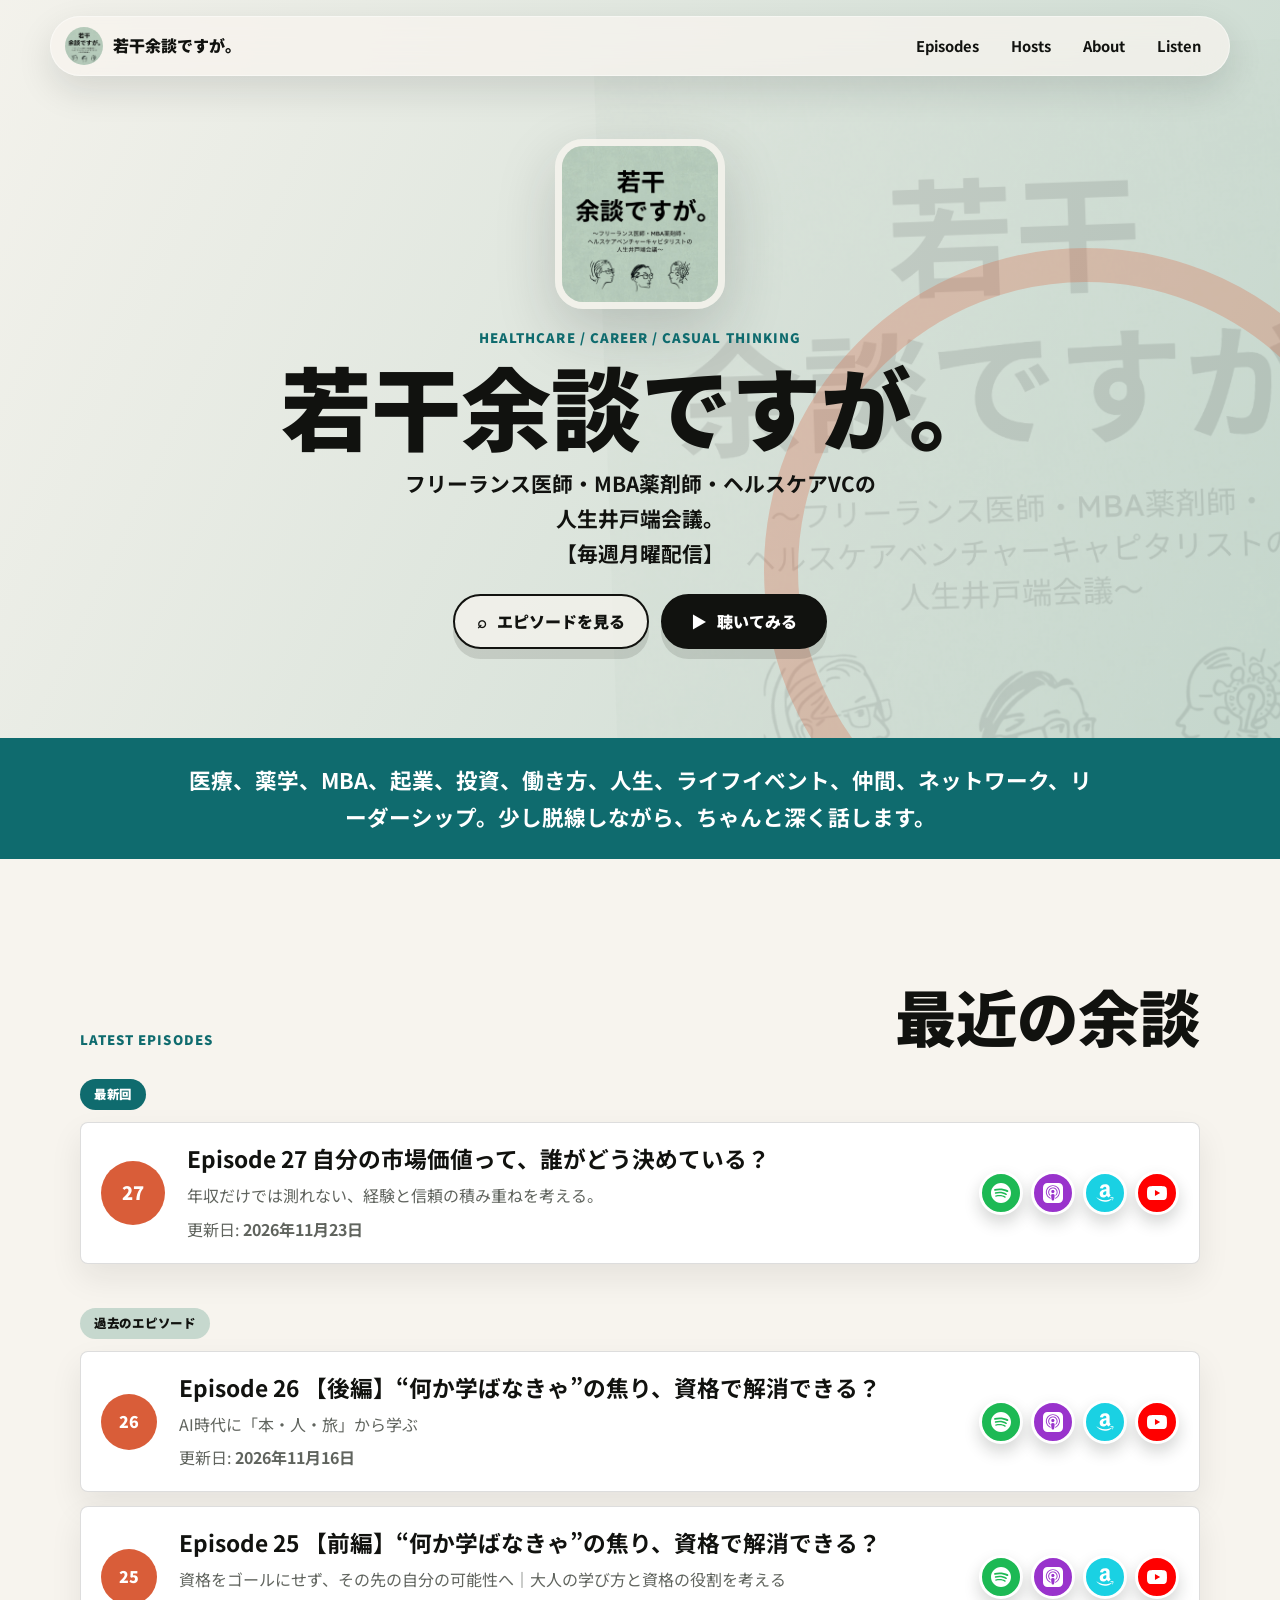
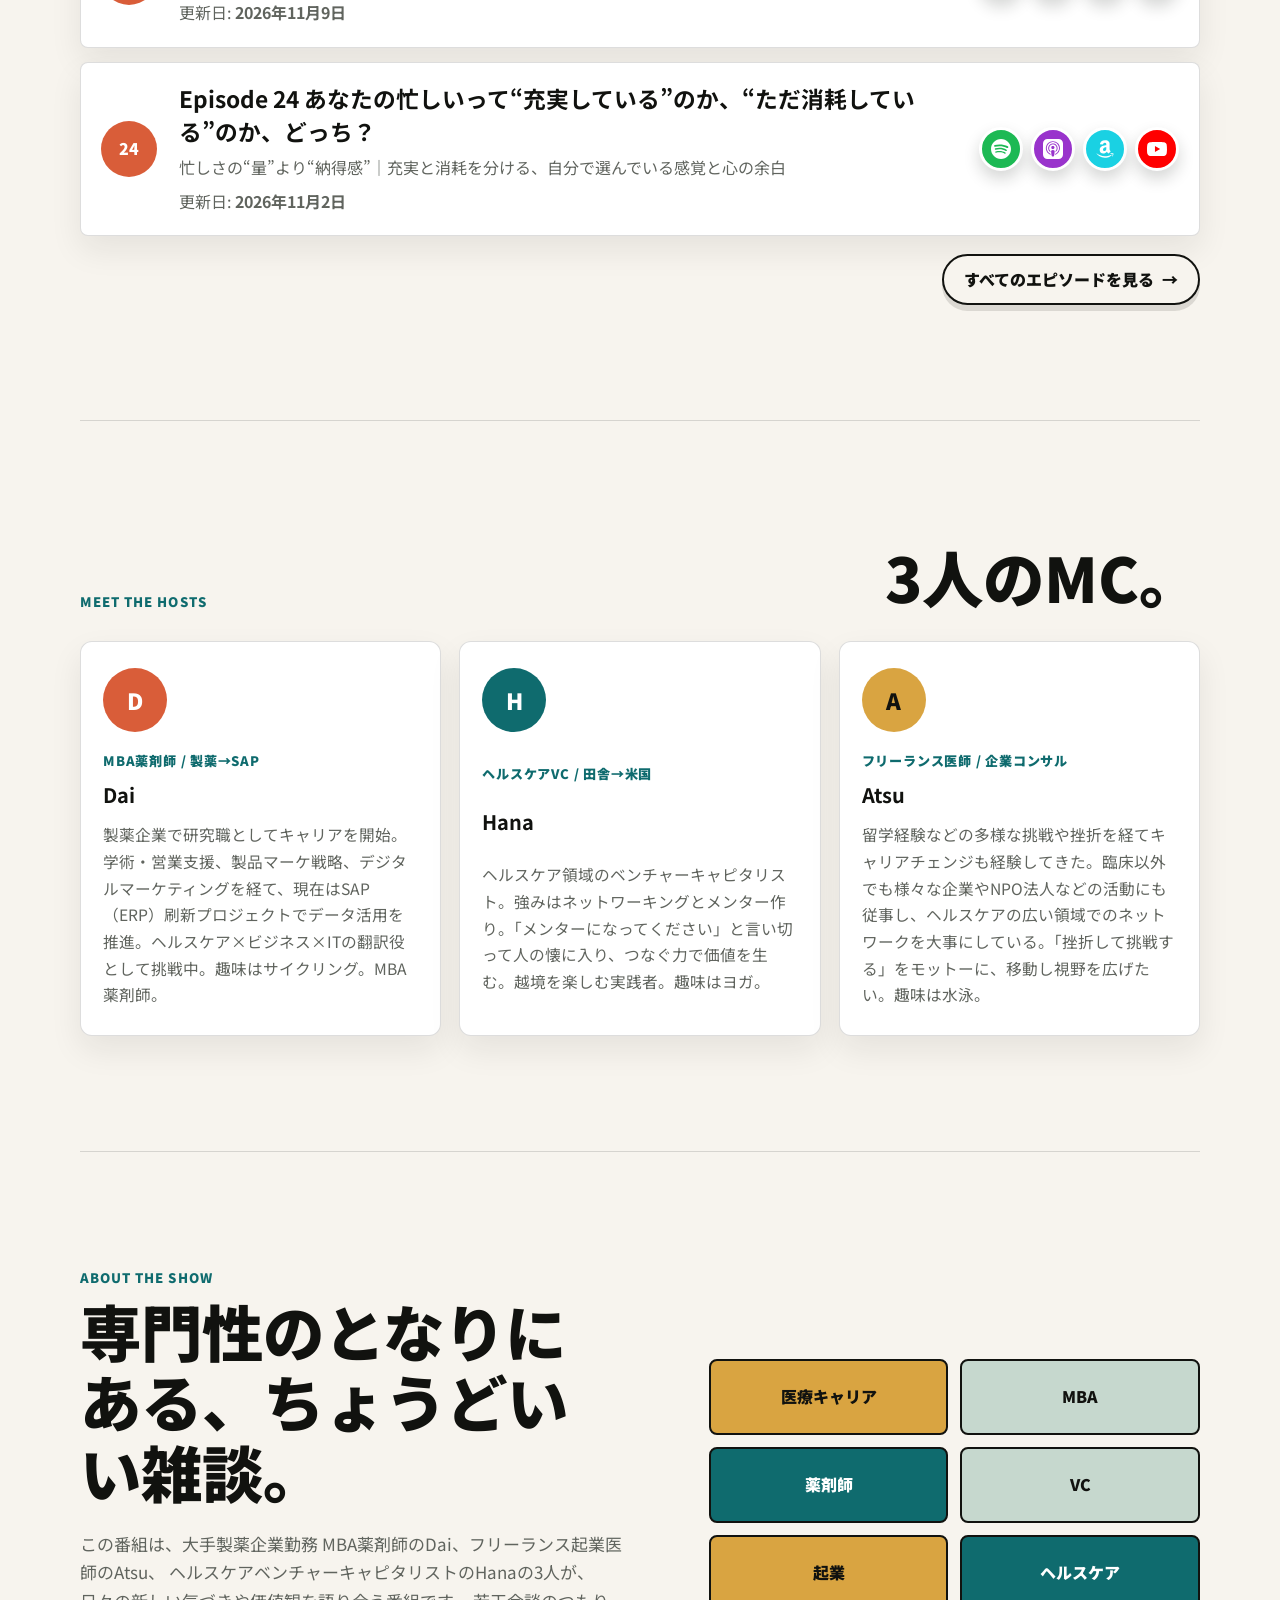
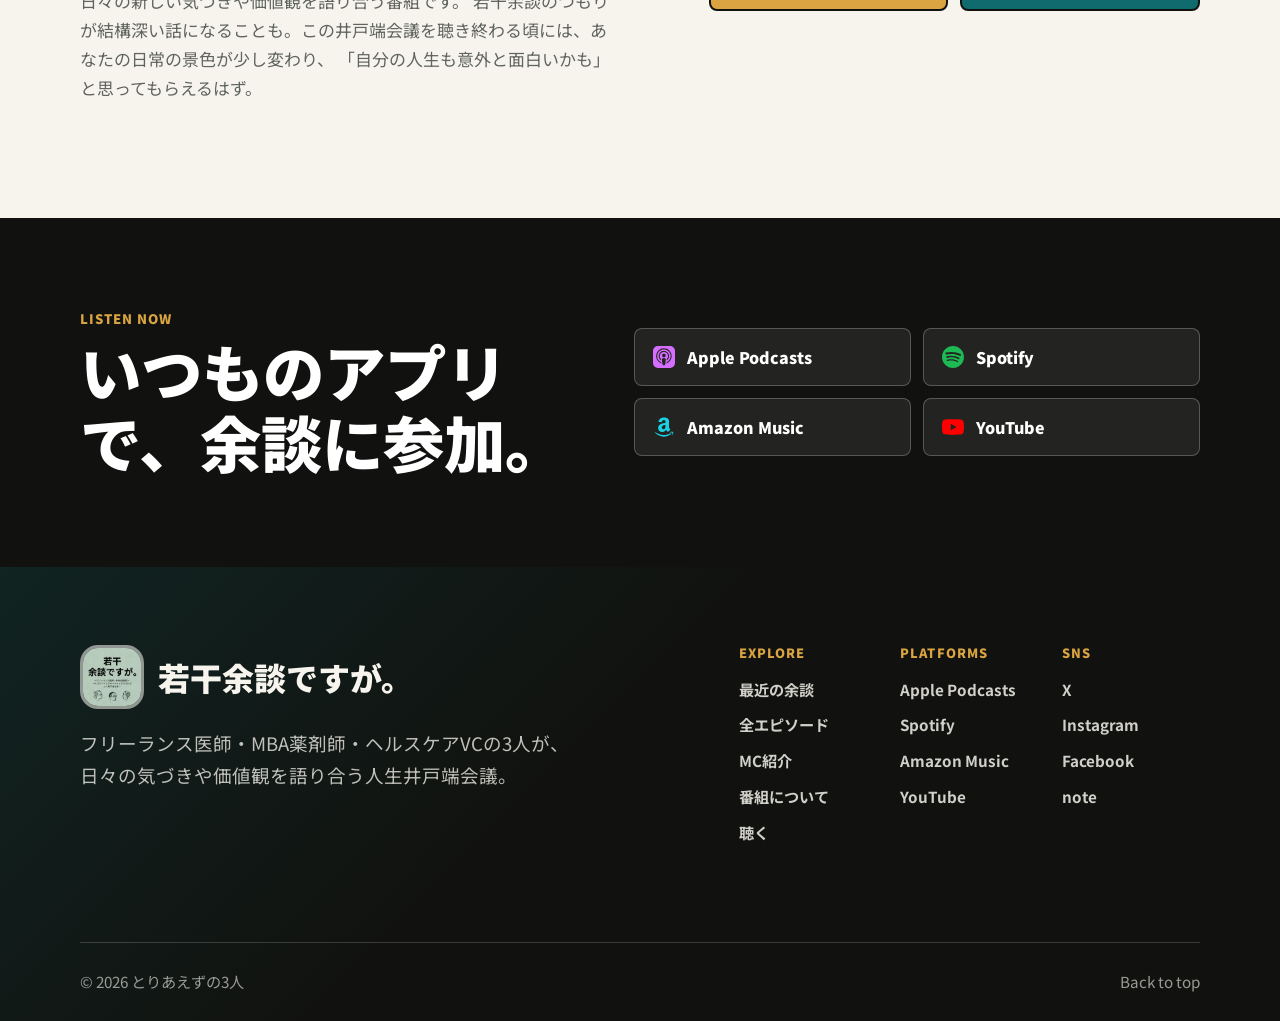
<file: index.html>
<!doctype html>
<html lang="ja">
  <head>
    <meta charset="utf-8">
    <meta name="viewport" content="width=device-width, initial-scale=1">
    <meta
      name="description"
      content="【毎週月曜配信】若干余談ですが。フリーランス医師・MBA薬剤師・ヘルスケアVCの人生井戸端会議。Dai、Atsu、Hanaの3人が、日々の新しい気づきや価値観を語り合う番組です。"
    >
    <title>若干余談ですが。 | Podcast</title>
    <link rel="icon" type="image/jpeg" href="podcast-icon.jpg">
    <link rel="apple-touch-icon" href="podcast-icon.jpg">
    <link rel="preconnect" href="https://fonts.googleapis.com">
    <link rel="preconnect" href="https://fonts.gstatic.com" crossorigin>
    <link
      href="https://fonts.googleapis.com/css2?family=Noto+Sans+JP:wght@400;500;700;900&display=swap"
      rel="stylesheet"
    >
    <link rel="stylesheet" href="styles.css">
  </head>
  <body>
    <header class="site-header" aria-label="サイトヘッダー">
      <a class="brand" href="#top" aria-label="若干余談ですが。ホーム">
        <img src="podcast-icon.jpg" alt="">
        <span>若干余談ですが。</span>
      </a>
      <nav class="nav-links" aria-label="ページ内ナビゲーション">
        <a href="#episodes">Episodes</a>
        <a href="#hosts">Hosts</a>
        <a href="#about">About</a>
        <a href="#listen">Listen</a>
      </nav>
    </header>

    <main id="top">
      <section class="hero" aria-labelledby="hero-title">
        <img class="hero-backdrop" src="podcast-icon.jpg" alt="">
        <div class="hero-inner">
          <img class="cover-art" src="podcast-icon.jpg" alt="若干余談ですが。番組アイコン">
          <p class="kicker">Healthcare / Career / Casual Thinking</p>
          <h1 id="hero-title">若干余談ですが。</h1>
          <p class="lead">
            フリーランス医師・MBA薬剤師・ヘルスケアVCの<br>
            人生井戸端会議。<br>
          【毎週月曜配信】
          </p>
          <div class="hero-actions" aria-label="主要リンク">
            <a class="button secondary" href="#episodes">
              <span aria-hidden="true">⌕</span>
              エピソードを見る
            </a>
            <a class="button primary" href="#listen">
              <span aria-hidden="true">▶</span>
              聴いてみる
            </a>
          </div>
        </div>
      </section>

      <section class="intro-strip" aria-label="番組の特徴">
        <p>医療、薬学、MBA、起業、投資、働き方、人生、ライフイベント、仲間、ネットワーク、リーダーシップ。少し脱線しながら、ちゃんと深く話します。</p>
      </section>

      <section class="section episodes" id="episodes" aria-labelledby="episodes-title">
        <div class="section-heading">
          <p class="eyebrow">Latest Episodes</p>
          <h2 id="episodes-title">最近の余談</h2>
        </div>
        <div class="episode-groups">
          <div class="episode-group">
            <p class="episode-group-label">最新回</p>
            <article class="episode-card episode-featured">
              <div class="episode-number">27</div>
              <div>
                <h3><a href="https://open.spotify.com/episode/3FePBK3z2vxC9fwVdPk7Jh" target="_blank" rel="noopener noreferrer">Episode 27 自分の市場価値って、誰がどう決めている？</a></h3>
                <p>年収だけでは測れない、経験と信頼の積み重ねを考える。</p>
                <p>更新日: <strong>2026年11月23日</strong></p>
              </div>
              <div class="episode-links" aria-label="第27回を聴く">
                <a class="icon-link spotify" href="https://open.spotify.com/episode/3FePBK3z2vxC9fwVdPk7Jh" target="_blank" rel="noopener noreferrer" aria-label="第27回をSpotifyで聴く" title="Spotify">
                  <svg viewBox="0 0 24 24" width="20" height="20" fill="currentColor" aria-hidden="true"><path d="M12 0C5.4 0 0 5.4 0 12s5.4 12 12 12 12-5.4 12-12S18.66 0 12 0zm5.521 17.34c-.24.359-.66.48-1.021.24-2.82-1.74-6.36-2.101-10.561-1.141-.418.122-.779-.179-.899-.539-.12-.421.18-.78.54-.9 4.56-1.021 8.52-.6 11.64 1.32.42.18.479.659.301 1.02zm1.44-3.3c-.301.42-.841.6-1.262.3-3.239-1.98-8.159-2.58-11.939-1.38-.479.12-1.02-.12-1.14-.6-.12-.48.12-1.021.6-1.141C9.6 9.9 15 10.561 18.72 12.84c.361.181.54.78.241 1.2zm.12-3.36C15.24 8.4 8.82 8.16 5.16 9.301c-.6.179-1.2-.181-1.38-.721-.18-.601.18-1.2.72-1.381 4.26-1.26 11.28-1.02 15.721 1.621.539.3.719 1.02.419 1.56-.299.421-1.02.599-1.559.3z"/></svg>
                </a>
                <a class="icon-link apple" href="https://podcasts.apple.com/jp/podcast/id1896831796?i=1000803515629" target="_blank" rel="noopener noreferrer" aria-label="第27回をApple Podcastsで聴く" title="Apple Podcasts">
                  <svg viewBox="0 0 24 24" width="20" height="20" fill="currentColor" aria-hidden="true"><path d="M5.34 0A5.328 5.328 0 000 5.34v13.32A5.328 5.328 0 005.34 24h13.32A5.328 5.328 0 0024 18.66V5.34A5.328 5.328 0 0018.66 0zm6.525 2.568c2.336 0 4.448.902 6.056 2.587 1.224 1.272 1.912 2.619 2.264 4.392.12.59.12 2.2.007 2.864a8.506 8.506 0 01-3.24 5.296c-.608.46-2.096 1.261-2.336 1.261-.088 0-.096-.091-.056-.46.072-.592.144-.715.48-.856.536-.224 1.448-.874 2.008-1.435a7.644 7.644 0 002.008-3.536c.208-.824.184-2.656-.048-3.504-.728-2.696-2.928-4.792-5.624-5.352-.784-.16-2.208-.16-3 0-2.728.56-4.984 2.76-5.672 5.528-.184.752-.184 2.584 0 3.336.456 1.832 1.64 3.512 3.192 4.512.304.2.672.408.824.472.336.144.408.264.472.856.04.36.03.464-.056.464-.056 0-.464-.176-.896-.384l-.04-.03c-2.472-1.216-4.056-3.274-4.632-6.012-.144-.706-.168-2.392-.03-3.04.36-1.74 1.048-3.1 2.192-4.304 1.648-1.737 3.768-2.656 6.128-2.656zm.134 2.81c.409.004.803.04 1.106.106 2.784.62 4.76 3.408 4.376 6.174-.152 1.114-.536 2.03-1.216 2.88-.336.43-1.152 1.15-1.296 1.15-.023 0-.048-.272-.048-.603v-.605l.416-.496c1.568-1.878 1.456-4.502-.256-6.224-.664-.67-1.432-1.064-2.424-1.246-.64-.118-.776-.118-1.448-.008-1.02.167-1.81.562-2.512 1.256-1.72 1.704-1.832 4.342-.264 6.222l.413.496v.608c0 .336-.027.608-.06.608-.03 0-.264-.16-.512-.36l-.034-.011c-.832-.664-1.568-1.842-1.872-2.997-.184-.698-.184-2.024.008-2.72.504-1.878 1.888-3.335 3.808-4.019.41-.145 1.133-.22 1.814-.211zm-.13 2.99c.31 0 .62.06.844.178.488.253.888.745 1.04 1.259.464 1.578-1.208 2.96-2.72 2.254h-.015c-.712-.331-1.096-.956-1.104-1.77 0-.733.408-1.371 1.112-1.745.224-.117.534-.176.844-.176zm-.011 4.728c.988-.004 1.706.349 1.97.97.198.464.124 1.932-.218 4.302-.232 1.656-.36 2.074-.68 2.356-.44.39-1.064.498-1.656.288h-.003c-.716-.257-.87-.605-1.164-2.644-.341-2.37-.416-3.838-.218-4.302.262-.616.974-.966 1.97-.97z"/></svg>
                </a>
                <a class="icon-link amazon" href="https://music.amazon.com/podcasts/3bfaa50d-1355-433d-9653-265e757d8921/episodes/35ffd6f5-88b0-4f66-8a91-fa60d9d265ec/%E3%80%90%E6%AF%8E%E9%80%B1%E6%9C%88%E6%9B%9C%E6%9B%B4%E6%96%B0%E3%80%91%E8%8B%A5%E5%B9%B2%E4%BD%99%E8%AB%87%E3%81%A7%E3%81%99%E3%81%8C%E3%80%82%E3%80%9C%E3%83%95%E3%83%AA%E3%83%BC%E3%83%A9%E3%83%B3%E3%82%B9%E5%8C%BB%E5%B8%AB%E3%83%BBmba%E8%96%AC%E5%89%A4%E5%B8%AB%E3%83%BB%E3%83%98%E3%83%AB%E3%82%B9%E3%82%B1%E3%82%A2vc%E3%81%AE%E4%BA%BA%E7%94%9F%E4%BA%95%E6%88%B8%E7%AB%AF%E4%BC%9A%E8%AD%B0%E3%80%9C-ep27-%E8%87%AA%E5%88%86%E3%81%AE%E5%B8%82%E5%A0%B4%E4%BE%A1%E5%80%A4%E3%81%A3%E3%81%A6%E3%80%81%E8%AA%B0%E3%81%8C%E3%81%A9%E3%81%86%E6%B1%BA%E3%82%81%E3%81%A6%E3%81%84%E3%82%8B%EF%BC%9F" target="_blank" rel="noopener noreferrer" aria-label="第27回をAmazon Musicで聴く" title="Amazon Music">
                  <svg viewBox="0 0 448 512" width="20" height="20" fill="currentColor" aria-hidden="true"><path d="M257.2 162.7c-48.7 1.8-169.5 15.5-169.5 117.5 0 109.5 138.3 114 183.5 43.2 6.5 10.2 35.4 37.5 45.3 46.8l56.8-56S341 288.9 341 261.4V114.3C341 89 316.5 32 228.7 32 140.7 32 94 87 94 136.3l73.5 6.8c16.3-49.5 54.2-49.5 54.2-49.5 40.7-.1 35.5 29.8 35.5 69.1zm0 86.8c0 80-84.2 68-84.2 17.2 0-47.2 50.5-56.7 84.2-57.8v40.6zm136 163.5c-7.7 10-70 67-174.5 67S34.2 408.5 9.7 379c-6.8-7.7 1-11.3 5.5-8.3C88.5 415.2 203 488.5 387.7 401c7.5-3.7 13.3 2 5.5 12zm39.8 2.2c-6.5 15.8-16 26.8-21.2 31-5.5 4.5-9.5 2.7-6.5-3.8s19.3-46.5 12.7-55c-6.5-8.3-37-4.3-48-3.2-10.8 1-13 2-14-.3-2.3-5.7 21.7-15.5 37.5-17.5 15.7-1.8 41-.8 46 5.7 3.7 5.1 0 27.1-6.5 43.1z"/></svg>
                </a>
                <a class="icon-link youtube" href="https://www.youtube.com/watch?v=dHTkzcidO1k" target="_blank" rel="noopener noreferrer" aria-label="第27回をYouTubeで観る" title="YouTube">
                  <svg viewBox="0 0 24 24" width="20" height="20" fill="currentColor" aria-hidden="true"><path d="M23.498 6.186a3.016 3.016 0 0 0-2.122-2.136C19.505 3.545 12 3.545 12 3.545s-7.505 0-9.377.505A3.017 3.017 0 0 0 .502 6.186C0 8.07 0 12 0 12s0 3.93.502 5.814a3.016 3.016 0 0 0 2.122 2.136c1.871.505 9.376.505 9.376.505s7.505 0 9.377-.505a3.015 3.015 0 0 0 2.122-2.136C24 15.93 24 12 24 12s0-3.93-.502-5.814zM9.545 15.568V8.432L15.818 12l-6.273 3.568z"/></svg>
                </a>
              </div>
            </article>
          </div>
<div class="episode-group">
            <p class="episode-group-label past-label">過去のエピソード</p>
            <!-- 最新の過去エピソードを最大3件まで表示。それ以前は episodes.html に集約 -->
            <div class="episode-list">
              <article class="episode-card">
              <div class="episode-number">26</div>
              <div>
                <h3><a href="https://open.spotify.com/episode/6DwOPSthlSH7TmTdUNlR1l" target="_blank" rel="noopener noreferrer">Episode 26 【後編】“何か学ばなきゃ”の焦り、資格で解消できる？</a></h3>
                <p>AI時代に「本・人・旅」から学ぶ</p>
                <p>更新日: <strong>2026年11月16日</strong></p>
              </div>
              <div class="episode-links" aria-label="第26回を聴く">
                <a class="icon-link spotify" href="https://open.spotify.com/episode/6DwOPSthlSH7TmTdUNlR1l" target="_blank" rel="noopener noreferrer" aria-label="第26回をSpotifyで聴く" title="Spotify">
                  <svg viewBox="0 0 24 24" width="20" height="20" fill="currentColor" aria-hidden="true"><path d="M12 0C5.4 0 0 5.4 0 12s5.4 12 12 12 12-5.4 12-12S18.66 0 12 0zm5.521 17.34c-.24.359-.66.48-1.021.24-2.82-1.74-6.36-2.101-10.561-1.141-.418.122-.779-.179-.899-.539-.12-.421.18-.78.54-.9 4.56-1.021 8.52-.6 11.64 1.32.42.18.479.659.301 1.02zm1.44-3.3c-.301.42-.841.6-1.262.3-3.239-1.98-8.159-2.58-11.939-1.38-.479.12-1.02-.12-1.14-.6-.12-.48.12-1.021.6-1.141C9.6 9.9 15 10.561 18.72 12.84c.361.181.54.78.241 1.2zm.12-3.36C15.24 8.4 8.82 8.16 5.16 9.301c-.6.179-1.2-.181-1.38-.721-.18-.601.18-1.2.72-1.381 4.26-1.26 11.28-1.02 15.721 1.621.539.3.719 1.02.419 1.56-.299.421-1.02.599-1.559.3z"/></svg>
                </a>
                <a class="icon-link apple" href="https://podcasts.apple.com/jp/podcast/id1896831796?i=1000802120498" target="_blank" rel="noopener noreferrer" aria-label="第26回をApple Podcastsで聴く" title="Apple Podcasts">
                  <svg viewBox="0 0 24 24" width="20" height="20" fill="currentColor" aria-hidden="true"><path d="M5.34 0A5.328 5.328 0 000 5.34v13.32A5.328 5.328 0 005.34 24h13.32A5.328 5.328 0 0024 18.66V5.34A5.328 5.328 0 0018.66 0zm6.525 2.568c2.336 0 4.448.902 6.056 2.587 1.224 1.272 1.912 2.619 2.264 4.392.12.59.12 2.2.007 2.864a8.506 8.506 0 01-3.24 5.296c-.608.46-2.096 1.261-2.336 1.261-.088 0-.096-.091-.056-.46.072-.592.144-.715.48-.856.536-.224 1.448-.874 2.008-1.435a7.644 7.644 0 002.008-3.536c.208-.824.184-2.656-.048-3.504-.728-2.696-2.928-4.792-5.624-5.352-.784-.16-2.208-.16-3 0-2.728.56-4.984 2.76-5.672 5.528-.184.752-.184 2.584 0 3.336.456 1.832 1.64 3.512 3.192 4.512.304.2.672.408.824.472.336.144.408.264.472.856.04.36.03.464-.056.464-.056 0-.464-.176-.896-.384l-.04-.03c-2.472-1.216-4.056-3.274-4.632-6.012-.144-.706-.168-2.392-.03-3.04.36-1.74 1.048-3.1 2.192-4.304 1.648-1.737 3.768-2.656 6.128-2.656zm.134 2.81c.409.004.803.04 1.106.106 2.784.62 4.76 3.408 4.376 6.174-.152 1.114-.536 2.03-1.216 2.88-.336.43-1.152 1.15-1.296 1.15-.023 0-.048-.272-.048-.603v-.605l.416-.496c1.568-1.878 1.456-4.502-.256-6.224-.664-.67-1.432-1.064-2.424-1.246-.64-.118-.776-.118-1.448-.008-1.02.167-1.81.562-2.512 1.256-1.72 1.704-1.832 4.342-.264 6.222l.413.496v.608c0 .336-.027.608-.06.608-.03 0-.264-.16-.512-.36l-.034-.011c-.832-.664-1.568-1.842-1.872-2.997-.184-.698-.184-2.024.008-2.72.504-1.878 1.888-3.335 3.808-4.019.41-.145 1.133-.22 1.814-.211zm-.13 2.99c.31 0 .62.06.844.178.488.253.888.745 1.04 1.259.464 1.578-1.208 2.96-2.72 2.254h-.015c-.712-.331-1.096-.956-1.104-1.77 0-.733.408-1.371 1.112-1.745.224-.117.534-.176.844-.176zm-.011 4.728c.988-.004 1.706.349 1.97.97.198.464.124 1.932-.218 4.302-.232 1.656-.36 2.074-.68 2.356-.44.39-1.064.498-1.656.288h-.003c-.716-.257-.87-.605-1.164-2.644-.341-2.37-.416-3.838-.218-4.302.262-.616.974-.966 1.97-.97z"/></svg>
                </a>
                <a class="icon-link amazon" href="https://music.amazon.co.jp/podcasts/3bfaa50d-1355-433d-9653-265e757d8921/episodes/744b6450-5302-4003-a22b-5cefc73b0d53/%E3%80%90%E6%AF%8E%E9%80%B1%E6%9C%88%E6%9B%9C%E6%9B%B4%E6%96%B0%E3%80%91%E8%8B%A5%E5%B9%B2%E4%BD%99%E8%AB%87%E3%81%A7%E3%81%99%E3%81%8C%E3%80%82%E3%80%9C%E3%83%95%E3%83%AA%E3%83%BC%E3%83%A9%E3%83%B3%E3%82%B9%E5%8C%BB%E5%B8%AB%E3%83%BBmba%E8%96%AC%E5%89%A4%E5%B8%AB%E3%83%BB%E3%83%98%E3%83%AB%E3%82%B9%E3%82%B1%E3%82%A2vc%E3%81%AE%E4%BA%BA%E7%94%9F%E4%BA%95%E6%88%B8%E7%AB%AF%E4%BC%9A%E8%AD%B0%E3%80%9C-ep26-%E3%80%90%E5%BE%8C%E7%B7%A8%E3%80%91%E2%80%9C%E4%BD%95%E3%81%8B%E5%AD%A6%E3%81%B0%E3%81%AA%E3%81%8D%E3%82%83%E2%80%9D%E3%81%AE%E7%84%A6%E3%82%8A%E3%80%81%E8%B3%87%E6%A0%BC%E3%81%A7%E8%A7%A3%E6%B6%88%E3%81%A7%E3%81%8D%E3%82%8B%EF%BC%9F" target="_blank" rel="noopener noreferrer" aria-label="第26回をAmazon Musicで聴く" title="Amazon Music">
                  <svg viewBox="0 0 448 512" width="20" height="20" fill="currentColor" aria-hidden="true"><path d="M257.2 162.7c-48.7 1.8-169.5 15.5-169.5 117.5 0 109.5 138.3 114 183.5 43.2 6.5 10.2 35.4 37.5 45.3 46.8l56.8-56S341 288.9 341 261.4V114.3C341 89 316.5 32 228.7 32 140.7 32 94 87 94 136.3l73.5 6.8c16.3-49.5 54.2-49.5 54.2-49.5 40.7-.1 35.5 29.8 35.5 69.1zm0 86.8c0 80-84.2 68-84.2 17.2 0-47.2 50.5-56.7 84.2-57.8v40.6zm136 163.5c-7.7 10-70 67-174.5 67S34.2 408.5 9.7 379c-6.8-7.7 1-11.3 5.5-8.3C88.5 415.2 203 488.5 387.7 401c7.5-3.7 13.3 2 5.5 12zm39.8 2.2c-6.5 15.8-16 26.8-21.2 31-5.5 4.5-9.5 2.7-6.5-3.8s19.3-46.5 12.7-55c-6.5-8.3-37-4.3-48-3.2-10.8 1-13 2-14-.3-2.3-5.7 21.7-15.5 37.5-17.5 15.7-1.8 41-.8 46 5.7 3.7 5.1 0 27.1-6.5 43.1z"/></svg>
                </a>
                <a class="icon-link youtube" href="https://www.youtube.com/watch?v=Dg6-Ve5otGs" target="_blank" rel="noopener noreferrer" aria-label="第26回をYouTubeで観る" title="YouTube">
                  <svg viewBox="0 0 24 24" width="20" height="20" fill="currentColor" aria-hidden="true"><path d="M23.498 6.186a3.016 3.016 0 0 0-2.122-2.136C19.505 3.545 12 3.545 12 3.545s-7.505 0-9.377.505A3.017 3.017 0 0 0 .502 6.186C0 8.07 0 12 0 12s0 3.93.502 5.814a3.016 3.016 0 0 0 2.122 2.136c1.871.505 9.376.505 9.376.505s7.505 0 9.377-.505a3.015 3.015 0 0 0 2.122-2.136C24 15.93 24 12 24 12s0-3.93-.502-5.814zM9.545 15.568V8.432L15.818 12l-6.273 3.568z"/></svg>
                </a>
              </div>
            </article>
              <article class="episode-card">
              <div class="episode-number">25</div>
              <div>
                <h3><a href="https://open.spotify.com/episode/7MfqqxPtfT8niq92hk6iGO" target="_blank" rel="noopener noreferrer">Episode 25 【前編】“何か学ばなきゃ”の焦り、資格で解消できる？</a></h3>
                <p>資格をゴールにせず、その先の自分の可能性へ｜大人の学び方と資格の役割を考える</p>
                <p>更新日: <strong>2026年11月9日</strong></p>
              </div>
              <div class="episode-links" aria-label="第25回を聴く">
                <a class="icon-link spotify" href="https://open.spotify.com/episode/7MfqqxPtfT8niq92hk6iGO" target="_blank" rel="noopener noreferrer" aria-label="第25回をSpotifyで聴く" title="Spotify">
                  <svg viewBox="0 0 24 24" width="20" height="20" fill="currentColor" aria-hidden="true"><path d="M12 0C5.4 0 0 5.4 0 12s5.4 12 12 12 12-5.4 12-12S18.66 0 12 0zm5.521 17.34c-.24.359-.66.48-1.021.24-2.82-1.74-6.36-2.101-10.561-1.141-.418.122-.779-.179-.899-.539-.12-.421.18-.78.54-.9 4.56-1.021 8.52-.6 11.64 1.32.42.18.479.659.301 1.02zm1.44-3.3c-.301.42-.841.6-1.262.3-3.239-1.98-8.159-2.58-11.939-1.38-.479.12-1.02-.12-1.14-.6-.12-.48.12-1.021.6-1.141C9.6 9.9 15 10.561 18.72 12.84c.361.181.54.78.241 1.2zm.12-3.36C15.24 8.4 8.82 8.16 5.16 9.301c-.6.179-1.2-.181-1.38-.721-.18-.601.18-1.2.72-1.381 4.26-1.26 11.28-1.02 15.721 1.621.539.3.719 1.02.419 1.56-.299.421-1.02.599-1.559.3z"/></svg>
                </a>
                <a class="icon-link apple" href="https://podcasts.apple.com/jp/podcast/ep25-%E5%89%8D%E7%B7%A8-%E4%BD%95%E3%81%8B%E5%AD%A6%E3%81%B0%E3%81%AA%E3%81%8D%E3%82%83-%E3%81%AE%E7%84%A6%E3%82%8A-%E8%B3%87%E6%A0%BC%E3%81%A7%E8%A7%A3%E6%B6%88%E3%81%A7%E3%81%8D%E3%82%8B/id1896831796?i=1000800612348" target="_blank" rel="noopener noreferrer" aria-label="第25回をApple Podcastsで聴く" title="Apple Podcasts">
                  <svg viewBox="0 0 24 24" width="20" height="20" fill="currentColor" aria-hidden="true"><path d="M5.34 0A5.328 5.328 0 000 5.34v13.32A5.328 5.328 0 005.34 24h13.32A5.328 5.328 0 0024 18.66V5.34A5.328 5.328 0 0018.66 0zm6.525 2.568c2.336 0 4.448.902 6.056 2.587 1.224 1.272 1.912 2.619 2.264 4.392.12.59.12 2.2.007 2.864a8.506 8.506 0 01-3.24 5.296c-.608.46-2.096 1.261-2.336 1.261-.088 0-.096-.091-.056-.46.072-.592.144-.715.48-.856.536-.224 1.448-.874 2.008-1.435a7.644 7.644 0 002.008-3.536c.208-.824.184-2.656-.048-3.504-.728-2.696-2.928-4.792-5.624-5.352-.784-.16-2.208-.16-3 0-2.728.56-4.984 2.76-5.672 5.528-.184.752-.184 2.584 0 3.336.456 1.832 1.64 3.512 3.192 4.512.304.2.672.408.824.472.336.144.408.264.472.856.04.36.03.464-.056.464-.056 0-.464-.176-.896-.384l-.04-.03c-2.472-1.216-4.056-3.274-4.632-6.012-.144-.706-.168-2.392-.03-3.04.36-1.74 1.048-3.1 2.192-4.304 1.648-1.737 3.768-2.656 6.128-2.656zm.134 2.81c.409.004.803.04 1.106.106 2.784.62 4.76 3.408 4.376 6.174-.152 1.114-.536 2.03-1.216 2.88-.336.43-1.152 1.15-1.296 1.15-.023 0-.048-.272-.048-.603v-.605l.416-.496c1.568-1.878 1.456-4.502-.256-6.224-.664-.67-1.432-1.064-2.424-1.246-.64-.118-.776-.118-1.448-.008-1.02.167-1.81.562-2.512 1.256-1.72 1.704-1.832 4.342-.264 6.222l.413.496v.608c0 .336-.027.608-.06.608-.03 0-.264-.16-.512-.36l-.034-.011c-.832-.664-1.568-1.842-1.872-2.997-.184-.698-.184-2.024.008-2.72.504-1.878 1.888-3.335 3.808-4.019.41-.145 1.133-.22 1.814-.211zm-.13 2.99c.31 0 .62.06.844.178.488.253.888.745 1.04 1.259.464 1.578-1.208 2.96-2.72 2.254h-.015c-.712-.331-1.096-.956-1.104-1.77 0-.733.408-1.371 1.112-1.745.224-.117.534-.176.844-.176zm-.011 4.728c.988-.004 1.706.349 1.97.97.198.464.124 1.932-.218 4.302-.232 1.656-.36 2.074-.68 2.356-.44.39-1.064.498-1.656.288h-.003c-.716-.257-.87-.605-1.164-2.644-.341-2.37-.416-3.838-.218-4.302.262-.616.974-.966 1.97-.97z"/></svg>
                </a>
                <a class="icon-link amazon" href="https://music.amazon.co.jp/podcasts/3bfaa50d-1355-433d-9653-265e757d8921/episodes/eb69225c-2fd3-43cd-a5d5-fcf6d5602580/mbavc-ep25-" target="_blank" rel="noopener noreferrer" aria-label="第25回をAmazon Musicで聴く" title="Amazon Music">
                  <svg viewBox="0 0 448 512" width="20" height="20" fill="currentColor" aria-hidden="true"><path d="M257.2 162.7c-48.7 1.8-169.5 15.5-169.5 117.5 0 109.5 138.3 114 183.5 43.2 6.5 10.2 35.4 37.5 45.3 46.8l56.8-56S341 288.9 341 261.4V114.3C341 89 316.5 32 228.7 32 140.7 32 94 87 94 136.3l73.5 6.8c16.3-49.5 54.2-49.5 54.2-49.5 40.7-.1 35.5 29.8 35.5 69.1zm0 86.8c0 80-84.2 68-84.2 17.2 0-47.2 50.5-56.7 84.2-57.8v40.6zm136 163.5c-7.7 10-70 67-174.5 67S34.2 408.5 9.7 379c-6.8-7.7 1-11.3 5.5-8.3C88.5 415.2 203 488.5 387.7 401c7.5-3.7 13.3 2 5.5 12zm39.8 2.2c-6.5 15.8-16 26.8-21.2 31-5.5 4.5-9.5 2.7-6.5-3.8s19.3-46.5 12.7-55c-6.5-8.3-37-4.3-48-3.2-10.8 1-13 2-14-.3-2.3-5.7 21.7-15.5 37.5-17.5 15.7-1.8 41-.8 46 5.7 3.7 5.1 0 27.1-6.5 43.1z"/></svg>
                </a>
                <a class="icon-link youtube" href="https://youtu.be/jqSI5_wYQU0" target="_blank" rel="noopener noreferrer" aria-label="第25回をYouTubeで観る" title="YouTube">
                  <svg viewBox="0 0 24 24" width="20" height="20" fill="currentColor" aria-hidden="true"><path d="M23.498 6.186a3.016 3.016 0 0 0-2.122-2.136C19.505 3.545 12 3.545 12 3.545s-7.505 0-9.377.505A3.017 3.017 0 0 0 .502 6.186C0 8.07 0 12 0 12s0 3.93.502 5.814a3.016 3.016 0 0 0 2.122 2.136c1.871.505 9.376.505 9.376.505s7.505 0 9.377-.505a3.015 3.015 0 0 0 2.122-2.136C24 15.93 24 12 24 12s0-3.93-.502-5.814zM9.545 15.568V8.432L15.818 12l-6.273 3.568z"/></svg>
                </a>
              </div>
            </article>
<article class="episode-card">
              <div class="episode-number">24</div>
              <div>
                <h3><a href="https://open.spotify.com/episode/5nhhJCt54cpeOXrqw8uQZI" target="_blank" rel="noopener noreferrer">Episode 24 あなたの忙しいって“充実している”のか、“ただ消耗している”のか、どっち？</a></h3>
                <p>忙しさの“量”より“納得感”｜充実と消耗を分ける、自分で選んでいる感覚と心の余白</p>
                <p>更新日: <strong>2026年11月2日</strong></p>
              </div>
              <div class="episode-links" aria-label="第24回を聴く">
                <a class="icon-link spotify" href="https://open.spotify.com/episode/5nhhJCt54cpeOXrqw8uQZI" target="_blank" rel="noopener noreferrer" aria-label="第24回をSpotifyで聴く" title="Spotify">
                  <svg viewBox="0 0 24 24" width="20" height="20" fill="currentColor" aria-hidden="true"><path d="M12 0C5.4 0 0 5.4 0 12s5.4 12 12 12 12-5.4 12-12S18.66 0 12 0zm5.521 17.34c-.24.359-.66.48-1.021.24-2.82-1.74-6.36-2.101-10.561-1.141-.418.122-.779-.179-.899-.539-.12-.421.18-.78.54-.9 4.56-1.021 8.52-.6 11.64 1.32.42.18.479.659.301 1.02zm1.44-3.3c-.301.42-.841.6-1.262.3-3.239-1.98-8.159-2.58-11.939-1.38-.479.12-1.02-.12-1.14-.6-.12-.48.12-1.021.6-1.141C9.6 9.9 15 10.561 18.72 12.84c.361.181.54.78.241 1.2zm.12-3.36C15.24 8.4 8.82 8.16 5.16 9.301c-.6.179-1.2-.181-1.38-.721-.18-.601.18-1.2.72-1.381 4.26-1.26 11.28-1.02 15.721 1.621.539.3.719 1.02.419 1.56-.299.421-1.02.599-1.559.3z"/></svg>
                </a>
                <a class="icon-link apple" href="https://podcasts.apple.com/jp/podcast/id1896831796?i=1000799270585" target="_blank" rel="noopener noreferrer" aria-label="第24回をApple Podcastsで聴く" title="Apple Podcasts">
                  <svg viewBox="0 0 24 24" width="20" height="20" fill="currentColor" aria-hidden="true"><path d="M5.34 0A5.328 5.328 0 000 5.34v13.32A5.328 5.328 0 005.34 24h13.32A5.328 5.328 0 0024 18.66V5.34A5.328 5.328 0 0018.66 0zm6.525 2.568c2.336 0 4.448.902 6.056 2.587 1.224 1.272 1.912 2.619 2.264 4.392.12.59.12 2.2.007 2.864a8.506 8.506 0 01-3.24 5.296c-.608.46-2.096 1.261-2.336 1.261-.088 0-.096-.091-.056-.46.072-.592.144-.715.48-.856.536-.224 1.448-.874 2.008-1.435a7.644 7.644 0 002.008-3.536c.208-.824.184-2.656-.048-3.504-.728-2.696-2.928-4.792-5.624-5.352-.784-.16-2.208-.16-3 0-2.728.56-4.984 2.76-5.672 5.528-.184.752-.184 2.584 0 3.336.456 1.832 1.64 3.512 3.192 4.512.304.2.672.408.824.472.336.144.408.264.472.856.04.36.03.464-.056.464-.056 0-.464-.176-.896-.384l-.04-.03c-2.472-1.216-4.056-3.274-4.632-6.012-.144-.706-.168-2.392-.03-3.04.36-1.74 1.048-3.1 2.192-4.304 1.648-1.737 3.768-2.656 6.128-2.656zm.134 2.81c.409.004.803.04 1.106.106 2.784.62 4.76 3.408 4.376 6.174-.152 1.114-.536 2.03-1.216 2.88-.336.43-1.152 1.15-1.296 1.15-.023 0-.048-.272-.048-.603v-.605l.416-.496c1.568-1.878 1.456-4.502-.256-6.224-.664-.67-1.432-1.064-2.424-1.246-.64-.118-.776-.118-1.448-.008-1.02.167-1.81.562-2.512 1.256-1.72 1.704-1.832 4.342-.264 6.222l.413.496v.608c0 .336-.027.608-.06.608-.03 0-.264-.16-.512-.36l-.034-.011c-.832-.664-1.568-1.842-1.872-2.997-.184-.698-.184-2.024.008-2.72.504-1.878 1.888-3.335 3.808-4.019.41-.145 1.133-.22 1.814-.211zm-.13 2.99c.31 0 .62.06.844.178.488.253.888.745 1.04 1.259.464 1.578-1.208 2.96-2.72 2.254h-.015c-.712-.331-1.096-.956-1.104-1.77 0-.733.408-1.371 1.112-1.745.224-.117.534-.176.844-.176zm-.011 4.728c.988-.004 1.706.349 1.97.97.198.464.124 1.932-.218 4.302-.232 1.656-.36 2.074-.68 2.356-.44.39-1.064.498-1.656.288h-.003c-.716-.257-.87-.605-1.164-2.644-.341-2.37-.416-3.838-.218-4.302.262-.616.974-.966 1.97-.97z"/></svg>
                </a>
                <a class="icon-link amazon" href="https://music.amazon.co.jp/podcasts/3bfaa50d-1355-433d-9653-265e757d8921/episodes/a2c1e0de-d754-4317-afb6-93f9497a835f/mbavc-ep-24-" target="_blank" rel="noopener noreferrer" aria-label="第24回をAmazon Musicで聴く" title="Amazon Music">
                  <svg viewBox="0 0 448 512" width="20" height="20" fill="currentColor" aria-hidden="true"><path d="M257.2 162.7c-48.7 1.8-169.5 15.5-169.5 117.5 0 109.5 138.3 114 183.5 43.2 6.5 10.2 35.4 37.5 45.3 46.8l56.8-56S341 288.9 341 261.4V114.3C341 89 316.5 32 228.7 32 140.7 32 94 87 94 136.3l73.5 6.8c16.3-49.5 54.2-49.5 54.2-49.5 40.7-.1 35.5 29.8 35.5 69.1zm0 86.8c0 80-84.2 68-84.2 17.2 0-47.2 50.5-56.7 84.2-57.8v40.6zm136 163.5c-7.7 10-70 67-174.5 67S34.2 408.5 9.7 379c-6.8-7.7 1-11.3 5.5-8.3C88.5 415.2 203 488.5 387.7 401c7.5-3.7 13.3 2 5.5 12zm39.8 2.2c-6.5 15.8-16 26.8-21.2 31-5.5 4.5-9.5 2.7-6.5-3.8s19.3-46.5 12.7-55c-6.5-8.3-37-4.3-48-3.2-10.8 1-13 2-14-.3-2.3-5.7 21.7-15.5 37.5-17.5 15.7-1.8 41-.8 46 5.7 3.7 5.1 0 27.1-6.5 43.1z"/></svg>
                </a>
                <a class="icon-link youtube" href="https://www.youtube.com/watch?v=jbi8rbjHlGk" target="_blank" rel="noopener noreferrer" aria-label="第24回をYouTubeで観る" title="YouTube">
                  <svg viewBox="0 0 24 24" width="20" height="20" fill="currentColor" aria-hidden="true"><path d="M23.498 6.186a3.016 3.016 0 0 0-2.122-2.136C19.505 3.545 12 3.545 12 3.545s-7.505 0-9.377.505A3.017 3.017 0 0 0 .502 6.186C0 8.07 0 12 0 12s0 3.93.502 5.814a3.016 3.016 0 0 0 2.122 2.136c1.871.505 9.376.505 9.376.505s7.505 0 9.377-.505a3.015 3.015 0 0 0 2.122-2.136C24 15.93 24 12 24 12s0-3.93-.502-5.814zM9.545 15.568V8.432L15.818 12l-6.273 3.568z"/></svg>
                </a>
              </div>
            </article>
          
          
          






            </div>
            <p class="episode-more">
              <a class="episode-more-link" href="episodes.html">すべてのエピソードを見る<span aria-hidden="true">→</span></a>
            </p>
          </div>
        </div>
      </section>

      <section class="section hosts" id="hosts" aria-labelledby="hosts-title">
        <div class="section-heading">
          <p class="eyebrow">Meet The Hosts</p>
          <h2 id="hosts-title">3人のMC。</h2>
        </div>
        <div class="host-list">
          <article class="host-card">
            <div class="host-avatar" aria-hidden="true">D</div>
            <p class="host-role">MBA薬剤師 / 製薬→SAP</p>
            <h3>Dai</h3>
            <p>製薬企業で研究職としてキャリアを開始。学術・営業支援、製品マーケ戦略、デジタルマーケティングを経て、現在はSAP（ERP）刷新プロジェクトでデータ活用を推進。ヘルスケア×ビジネス×ITの翻訳役として挑戦中。趣味はサイクリング。MBA薬剤師。</p>
          </article>
          <article class="host-card">
            <div class="host-avatar" aria-hidden="true">H</div>
            <p class="host-role">ヘルスケアVC / 田舎→米国</p>
            <h3>Hana</h3>
            <p>ヘルスケア領域のベンチャーキャピタリスト。強みはネットワーキングとメンター作り。「メンターになってください」と言い切って人の懐に入り、つなぐ力で価値を生む。越境を楽しむ実践者。趣味はヨガ。</p>
          </article>
          <article class="host-card">
            <div class="host-avatar" aria-hidden="true">A</div>
            <p class="host-role">フリーランス医師 / 企業コンサル</p>
            <h3>Atsu</h3>
            <p>留学経験などの多様な挑戦や挫折を経てキャリアチェンジも経験してきた。臨床以外でも様々な企業やNPO法人などの活動にも従事し、ヘルスケアの広い領域でのネットワークを大事にしている。「挫折して挑戦する」をモットーに、移動し視野を広げたい。趣味は水泳。</p>
          </article>
        </div>
      </section>

      <section class="section about" id="about" aria-labelledby="about-title">
        <div class="about-copy">
          <p class="eyebrow">About The Show</p>
          <h2 id="about-title">専門性のとなりにある、ちょうどいい雑談。</h2>
          <p>
            この番組は、大手製薬企業勤務 MBA薬剤師のDai、フリーランス起業医師のAtsu、
            ヘルスケアベンチャーキャピタリストのHanaの3人が、日々の新しい気づきや価値観を語り合う番組です。
            若干余談のつもりが結構深い話になることも。この井戸端会議を聴き終わる頃には、あなたの日常の景色が少し変わり、
            「自分の人生も意外と面白いかも」と思ってもらえるはず。
          </p>
        </div>
        <div class="topic-board" aria-label="主なトピック">
          <span>医療キャリア</span>
          <span>MBA</span>
          <span>薬剤師</span>
          <span>VC</span>
          <span>起業</span>
          <span>ヘルスケア</span>
        </div>
      </section>

      <section class="listen" id="listen" aria-labelledby="listen-title">
        <div>
          <p class="eyebrow">Listen Now</p>
          <h2 id="listen-title">いつものアプリで、余談に参加。</h2>
        </div>
        <div class="platforms" aria-label="配信プラットフォーム">
          <a href="https://podcasts.apple.com/us/podcast/%E8%8B%A5%E5%B9%B2%E4%BD%99%E8%AB%87%E3%81%A7%E3%81%99%E3%81%8C-%E3%83%95%E3%83%AA%E3%83%BC%E3%83%A9%E3%83%B3%E3%82%B9%E5%8C%BB%E5%B8%AB-mba%E8%96%AC%E5%89%A4%E5%B8%AB-%E3%83%98%E3%83%AB%E3%82%B9%E3%82%B1%E3%82%A2%E3%83%99%E3%83%B3%E3%83%81%E3%83%A3%E3%83%BC-%E3%82%AD%E3%83%A3%E3%83%94%E3%82%BF%E3%83%AA%E3%82%B9%E3%83%88%E3%81%AE/id1896831796" target="_blank" rel="noopener noreferrer" aria-label="Apple Podcastsで聴く">
            <svg viewBox="0 0 24 24" width="22" height="22" fill="#d56dff" aria-hidden="true"><path d="M5.34 0A5.328 5.328 0 000 5.34v13.32A5.328 5.328 0 005.34 24h13.32A5.328 5.328 0 0024 18.66V5.34A5.328 5.328 0 0018.66 0zm6.525 2.568c2.336 0 4.448.902 6.056 2.587 1.224 1.272 1.912 2.619 2.264 4.392.12.59.12 2.2.007 2.864a8.506 8.506 0 01-3.24 5.296c-.608.46-2.096 1.261-2.336 1.261-.088 0-.096-.091-.056-.46.072-.592.144-.715.48-.856.536-.224 1.448-.874 2.008-1.435a7.644 7.644 0 002.008-3.536c.208-.824.184-2.656-.048-3.504-.728-2.696-2.928-4.792-5.624-5.352-.784-.16-2.208-.16-3 0-2.728.56-4.984 2.76-5.672 5.528-.184.752-.184 2.584 0 3.336.456 1.832 1.64 3.512 3.192 4.512.304.2.672.408.824.472.336.144.408.264.472.856.04.36.03.464-.056.464-.056 0-.464-.176-.896-.384l-.04-.03c-2.472-1.216-4.056-3.274-4.632-6.012-.144-.706-.168-2.392-.03-3.04.36-1.74 1.048-3.1 2.192-4.304 1.648-1.737 3.768-2.656 6.128-2.656zm.134 2.81c.409.004.803.04 1.106.106 2.784.62 4.76 3.408 4.376 6.174-.152 1.114-.536 2.03-1.216 2.88-.336.43-1.152 1.15-1.296 1.15-.023 0-.048-.272-.048-.603v-.605l.416-.496c1.568-1.878 1.456-4.502-.256-6.224-.664-.67-1.432-1.064-2.424-1.246-.64-.118-.776-.118-1.448-.008-1.02.167-1.81.562-2.512 1.256-1.72 1.704-1.832 4.342-.264 6.222l.413.496v.608c0 .336-.027.608-.06.608-.03 0-.264-.16-.512-.36l-.034-.011c-.832-.664-1.568-1.842-1.872-2.997-.184-.698-.184-2.024.008-2.72.504-1.878 1.888-3.335 3.808-4.019.41-.145 1.133-.22 1.814-.211zm-.13 2.99c.31 0 .62.06.844.178.488.253.888.745 1.04 1.259.464 1.578-1.208 2.96-2.72 2.254h-.015c-.712-.331-1.096-.956-1.104-1.77 0-.733.408-1.371 1.112-1.745.224-.117.534-.176.844-.176zm-.011 4.728c.988-.004 1.706.349 1.97.97.198.464.124 1.932-.218 4.302-.232 1.656-.36 2.074-.68 2.356-.44.39-1.064.498-1.656.288h-.003c-.716-.257-.87-.605-1.164-2.644-.341-2.37-.416-3.838-.218-4.302.262-.616.974-.966 1.97-.97z"/></svg>
            <span>Apple Podcasts</span>
          </a>
          <a href="https://open.spotify.com/show/53QMxYG5Om4AmMZMnMLDdA" target="_blank" rel="noopener noreferrer" aria-label="Spotifyで聴く">
            <svg viewBox="0 0 24 24" width="22" height="22" fill="#1db954" aria-hidden="true"><path d="M12 0C5.4 0 0 5.4 0 12s5.4 12 12 12 12-5.4 12-12S18.66 0 12 0zm5.521 17.34c-.24.359-.66.48-1.021.24-2.82-1.74-6.36-2.101-10.561-1.141-.418.122-.779-.179-.899-.539-.12-.421.18-.78.54-.9 4.56-1.021 8.52-.6 11.64 1.32.42.18.479.659.301 1.02zm1.44-3.3c-.301.42-.841.6-1.262.3-3.239-1.98-8.159-2.58-11.939-1.38-.479.12-1.02-.12-1.14-.6-.12-.48.12-1.021.6-1.141C9.6 9.9 15 10.561 18.72 12.84c.361.181.54.78.241 1.2zm.12-3.36C15.24 8.4 8.82 8.16 5.16 9.301c-.6.179-1.2-.181-1.38-.721-.18-.601.18-1.2.72-1.381 4.26-1.26 11.28-1.02 15.721 1.621.539.3.719 1.02.419 1.56-.299.421-1.02.599-1.559.3z"/></svg>
            <span>Spotify</span>
          </a>
          <a href="https://music.amazon.co.jp/podcasts/3bfaa50d-1355-433d-9653-265e757d8921/%E8%8B%A5%E5%B9%B2%E4%BD%99%E8%AB%87%E3%81%A7%E3%81%99%E3%81%8C%E3%83%95%E3%83%AA%E3%83%BC%E3%83%A9%E3%83%B3%E3%82%B9%E5%8C%BB%E5%B8%ABmba%E8%96%AC%E5%89%A4%E5%B8%AB%E3%83%98%E3%83%AB%E3%82%B9%E3%82%B1%E3%82%A2%E3%83%99%E3%83%B3%E3%83%81%E3%83%A3%E3%83%BC-%E3%82%AD%E3%83%A3%E3%83%94%E3%82%BF%E3%83%AA%E3%82%B9%E3%83%88%E3%81%AE%E4%BA%BA%E7%94%9F%E4%BA%95%E6%88%B8%E7%AB%AF%E4%BC%9A%E8%AD%B0" target="_blank" rel="noopener noreferrer" aria-label="Amazon Musicで聴く">
            <svg viewBox="0 0 448 512" width="22" height="22" fill="#1ad1e3" aria-hidden="true"><path d="M257.2 162.7c-48.7 1.8-169.5 15.5-169.5 117.5 0 109.5 138.3 114 183.5 43.2 6.5 10.2 35.4 37.5 45.3 46.8l56.8-56S341 288.9 341 261.4V114.3C341 89 316.5 32 228.7 32 140.7 32 94 87 94 136.3l73.5 6.8c16.3-49.5 54.2-49.5 54.2-49.5 40.7-.1 35.5 29.8 35.5 69.1zm0 86.8c0 80-84.2 68-84.2 17.2 0-47.2 50.5-56.7 84.2-57.8v40.6zm136 163.5c-7.7 10-70 67-174.5 67S34.2 408.5 9.7 379c-6.8-7.7 1-11.3 5.5-8.3C88.5 415.2 203 488.5 387.7 401c7.5-3.7 13.3 2 5.5 12zm39.8 2.2c-6.5 15.8-16 26.8-21.2 31-5.5 4.5-9.5 2.7-6.5-3.8s19.3-46.5 12.7-55c-6.5-8.3-37-4.3-48-3.2-10.8 1-13 2-14-.3-2.3-5.7 21.7-15.5 37.5-17.5 15.7-1.8 41-.8 46 5.7 3.7 5.1 0 27.1-6.5 43.1z"/></svg>
            <span>Amazon Music</span>
          </a>
          <a href="https://youtube.com/channel/UCtssOUOwJITJC1o7mdMnmaw?si=iLjnx8nbGOO7ujBo" target="_blank" rel="noopener noreferrer" aria-label="YouTubeで聴く">
            <svg viewBox="0 0 24 24" width="22" height="22" fill="#ff0000" aria-hidden="true"><path d="M23.498 6.186a3.016 3.016 0 0 0-2.122-2.136C19.505 3.545 12 3.545 12 3.545s-7.505 0-9.377.505A3.017 3.017 0 0 0 .502 6.186C0 8.07 0 12 0 12s0 3.93.502 5.814a3.016 3.016 0 0 0 2.122 2.136c1.871.505 9.376.505 9.376.505s7.505 0 9.377-.505a3.015 3.015 0 0 0 2.122-2.136C24 15.93 24 12 24 12s0-3.93-.502-5.814zM9.545 15.568V8.432L15.818 12l-6.273 3.568z"/></svg>
            <span>YouTube</span>
          </a>
        </div>
      </section>
    </main>

    <footer class="site-footer" aria-label="フッター">
      <div class="footer-main">
        <a class="footer-brand" href="#top" aria-label="ページトップへ戻る">
          <img src="podcast-icon.jpg" alt="">
          <span>若干余談ですが。</span>
        </a>
        <p>
          フリーランス医師・MBA薬剤師・ヘルスケアVCの3人が、
          日々の気づきや価値観を語り合う人生井戸端会議。
        </p>
      </div>
      <div class="footer-nav" aria-label="フッターリンク">
        <div>
          <h2>Explore</h2>
          <a href="#episodes">最近の余談</a>
          <a href="episodes.html">全エピソード</a>
          <a href="#hosts">MC紹介</a>
          <a href="#about">番組について</a>
          <a href="#listen">聴く</a>
        </div>
        <div>
          <h2>Platforms</h2>
          <a href="https://podcasts.apple.com/us/podcast/%E8%8B%A5%E5%B9%B2%E4%BD%99%E8%AB%87%E3%81%A7%E3%81%99%E3%81%8C-%E3%83%95%E3%83%AA%E3%83%BC%E3%83%A9%E3%83%B3%E3%82%B9%E5%8C%BB%E5%B8%AB-mba%E8%96%AC%E5%89%A4%E5%B8%AB-%E3%83%98%E3%83%AB%E3%82%B9%E3%82%B1%E3%82%A2%E3%83%99%E3%83%B3%E3%83%81%E3%83%A3%E3%83%BC-%E3%82%AD%E3%83%A3%E3%83%94%E3%82%BF%E3%83%AA%E3%82%B9%E3%83%88%E3%81%AE/id1896831796" target="_blank" rel="noopener noreferrer">Apple Podcasts</a>
          <a href="https://open.spotify.com/show/53QMxYG5Om4AmMZMnMLDdA" target="_blank" rel="noopener noreferrer">Spotify</a>
          <a href="https://music.amazon.co.jp/podcasts/3bfaa50d-1355-433d-9653-265e757d8921/%E8%8B%A5%E5%B9%B2%E4%BD%99%E8%AB%87%E3%81%A7%E3%81%99%E3%81%8C%E3%83%95%E3%83%AA%E3%83%BC%E3%83%A9%E3%83%B3%E3%82%B9%E5%8C%BB%E5%B8%ABmba%E8%96%AC%E5%89%A4%E5%B8%AB%E3%83%98%E3%83%AB%E3%82%B9%E3%82%B1%E3%82%A2%E3%83%99%E3%83%B3%E3%83%81%E3%83%A3%E3%83%BC-%E3%82%AD%E3%83%A3%E3%83%94%E3%82%BF%E3%83%AA%E3%82%B9%E3%83%88%E3%81%AE%E4%BA%BA%E7%94%9F%E4%BA%95%E6%88%B8%E7%AB%AF%E4%BC%9A%E8%AD%B0" target="_blank" rel="noopener noreferrer">Amazon Music</a>
          <a href="https://youtube.com/channel/UCtssOUOwJITJC1o7mdMnmaw?si=iLjnx8nbGOO7ujBo" target="_blank" rel="noopener noreferrer">YouTube</a>
        </div>
        <div>
          <h2>SNS</h2>
          <a href="https://x.com/jakkan_yodan" target="_blank" rel="noopener noreferrer">X</a>
          <a href="https://www.instagram.com/jakkan_yodan/" target="_blank" rel="noopener noreferrer">Instagram</a>
          <a href="https://www.facebook.com/jakkanyodan" target="_blank" rel="noopener noreferrer">Facebook</a>
          <a href="https://note.com/jakkanyodan" target="_blank" rel="noopener noreferrer">note</a>
        </div>
      </div>
      <div class="footer-bottom">
        <span>© 2026 とりあえずの3人</span>
        <a href="#top">Back to top</a>
      </div>
    </footer>
  </body>
</html>
</file>
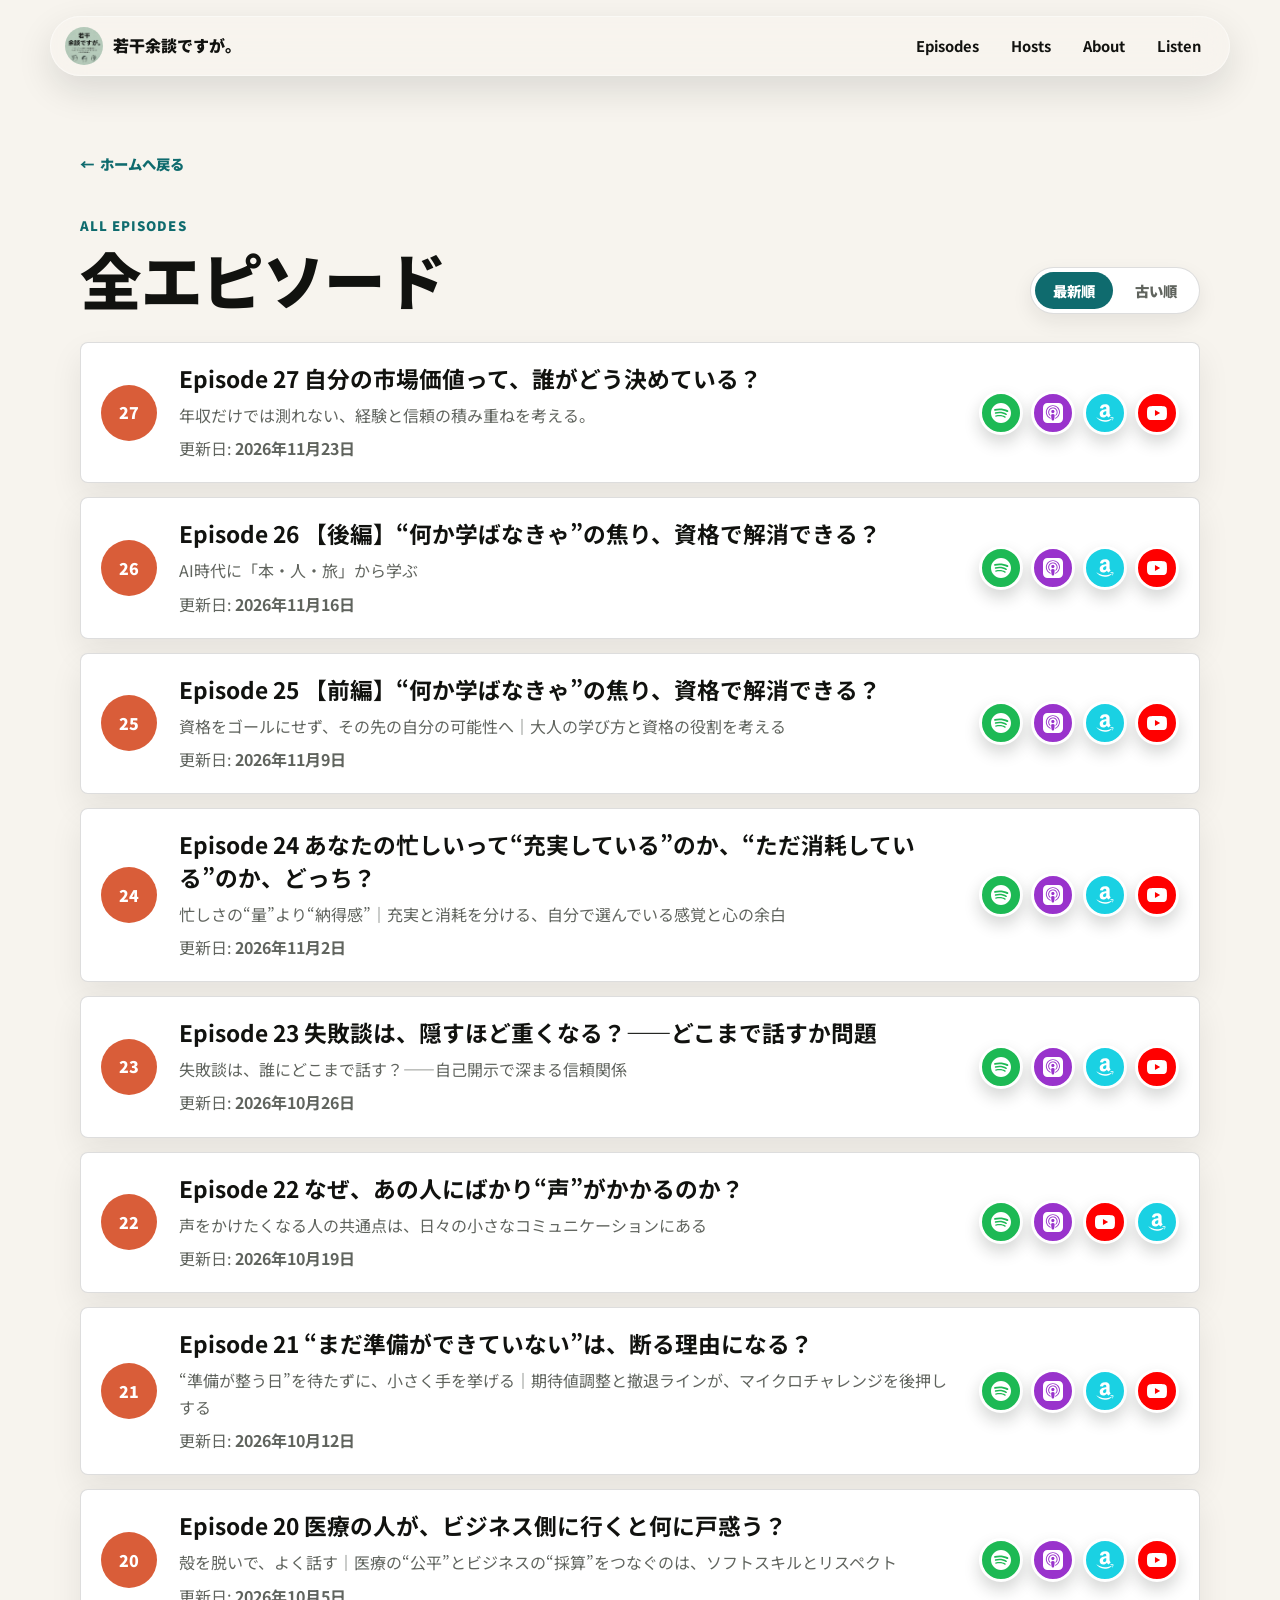
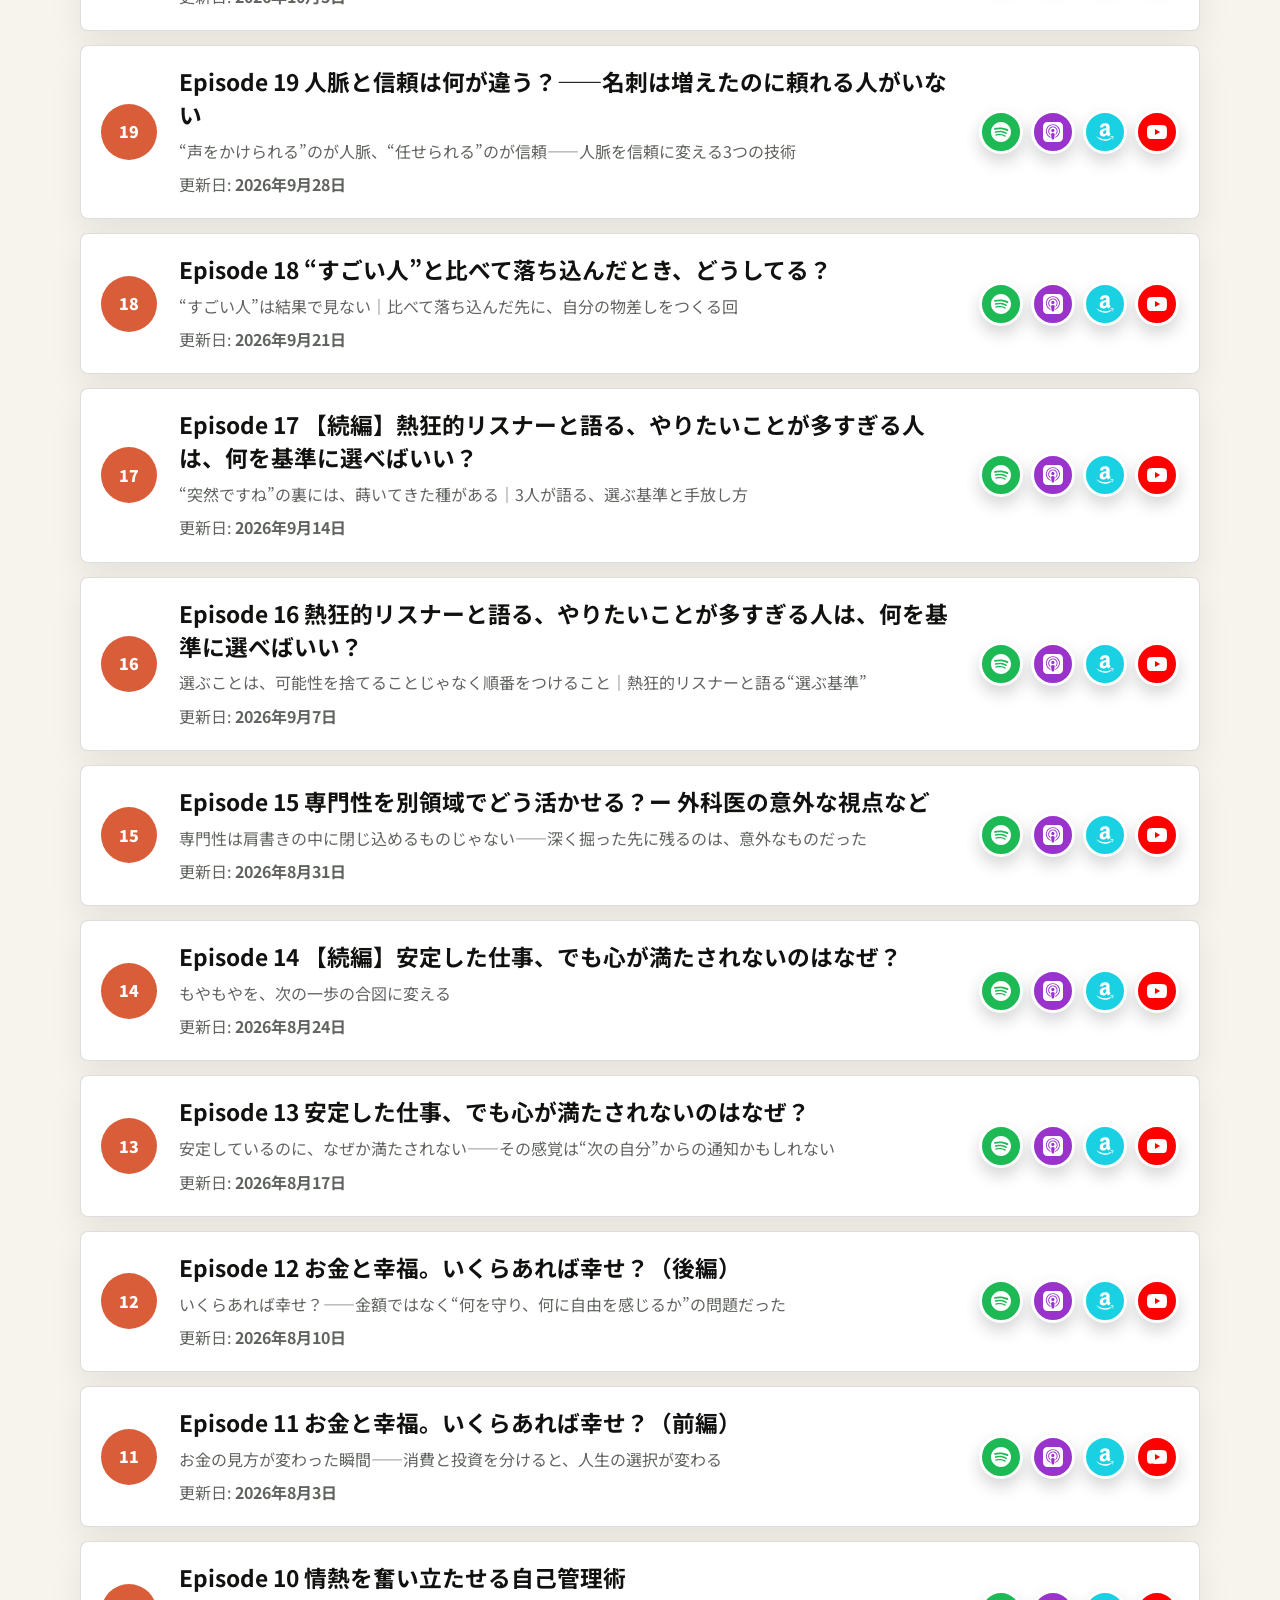
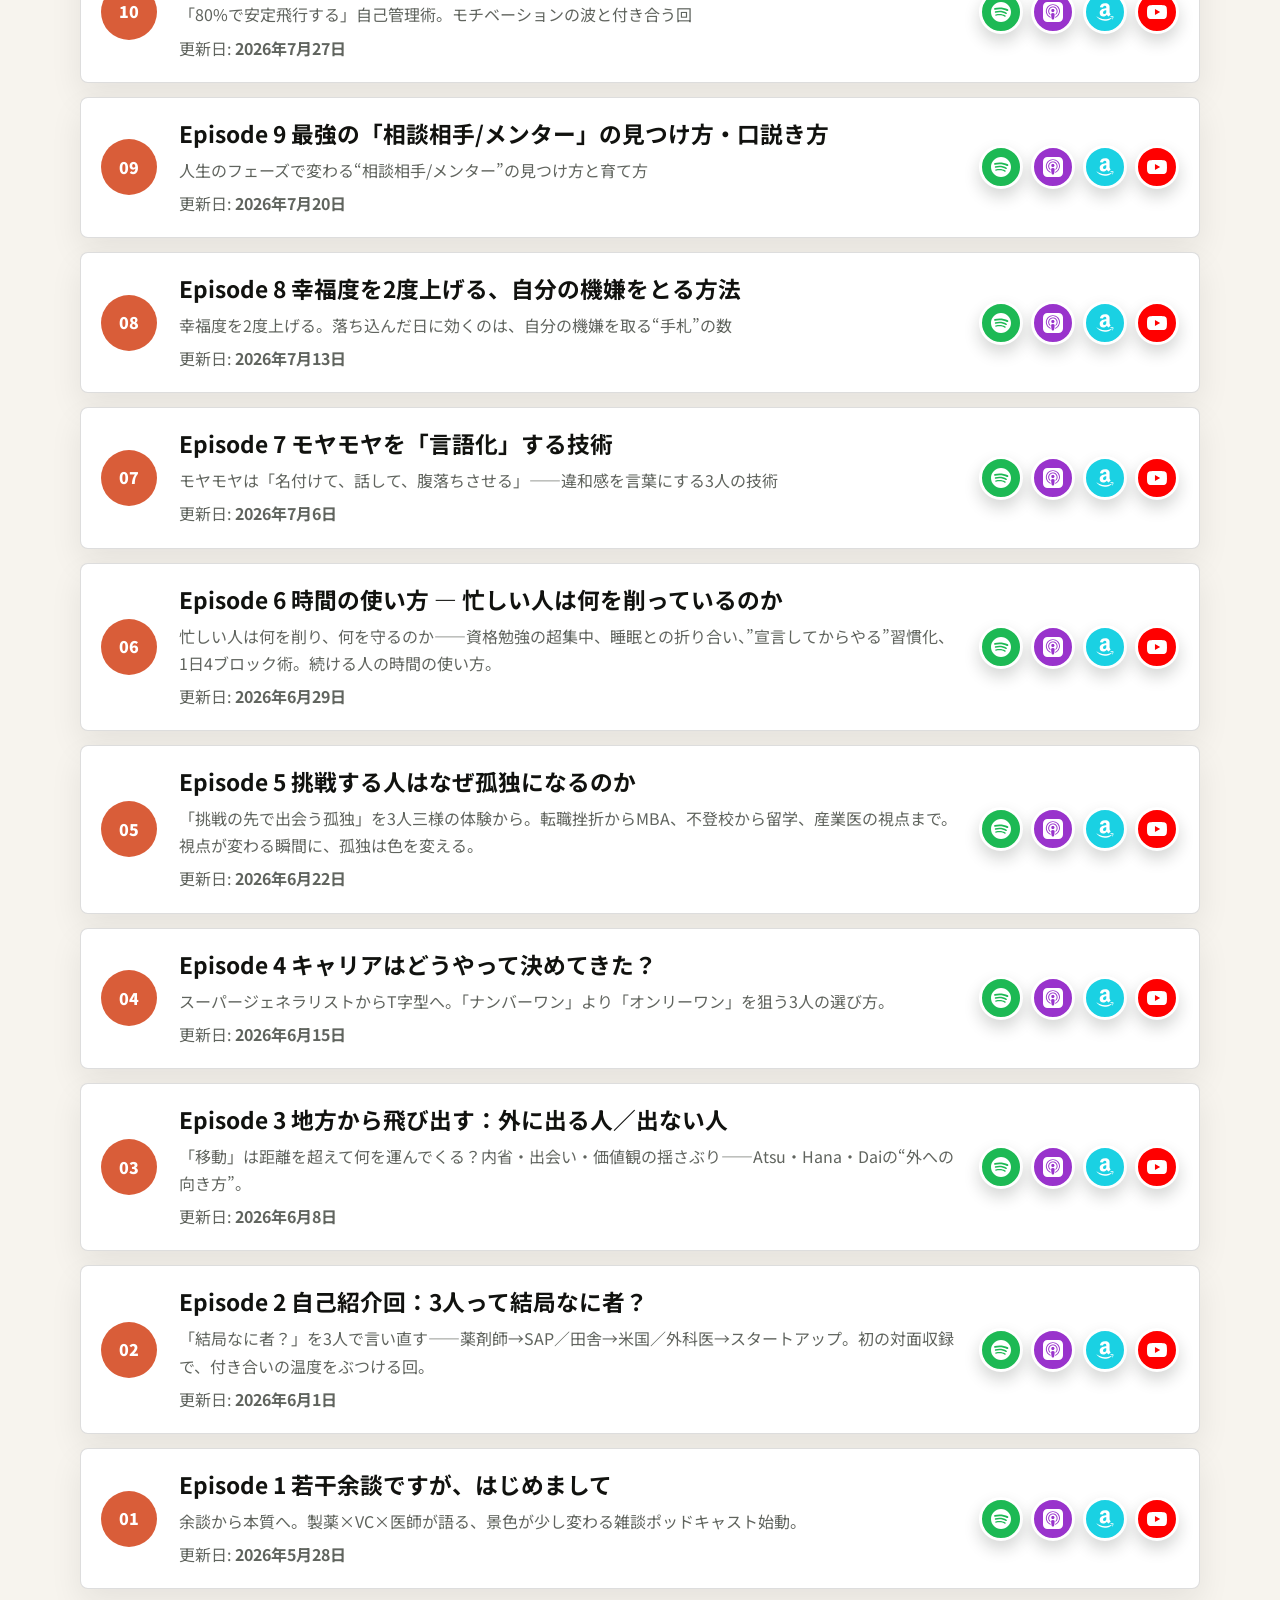
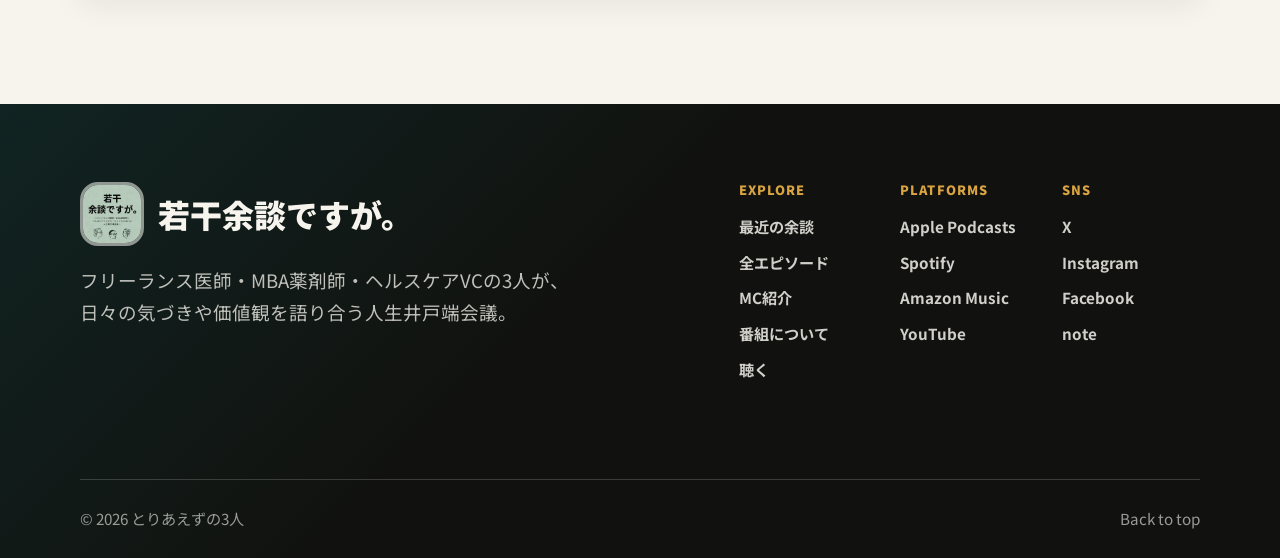
<file: episodes.html>
<!doctype html>
<html lang="ja">
  <head>
    <meta charset="utf-8">
    <meta name="viewport" content="width=device-width, initial-scale=1">
    <meta
      name="description"
      content="若干余談ですが。全エピソード一覧。予告を含む全話を最新順・古い順で並び替えて探せます。"
    >
    <title>全エピソード | 若干余談ですが。</title>
    <link rel="icon" type="image/jpeg" href="podcast-icon.jpg">
    <link rel="apple-touch-icon" href="podcast-icon.jpg">
    <link rel="preconnect" href="https://fonts.googleapis.com">
    <link rel="preconnect" href="https://fonts.gstatic.com" crossorigin>
    <link
      href="https://fonts.googleapis.com/css2?family=Noto+Sans+JP:wght@400;500;700;900&display=swap"
      rel="stylesheet"
    >
    <link rel="stylesheet" href="styles.css">
  </head>
  <body>
    <header class="site-header" aria-label="サイトヘッダー">
      <a class="brand" href="index.html#top" aria-label="若干余談ですが。ホーム">
        <img src="podcast-icon.jpg" alt="">
        <span>若干余談ですが。</span>
      </a>
      <nav class="nav-links" aria-label="ページ内ナビゲーション">
        <a href="index.html#episodes">Episodes</a>
        <a href="index.html#hosts">Hosts</a>
        <a href="index.html#about">About</a>
        <a href="index.html#listen">Listen</a>
      </nav>
    </header>

    <main class="archive-main" id="top">
      <div class="archive-head">
        <a class="archive-back" href="index.html#episodes"><span aria-hidden="true">←</span>ホームへ戻る</a>
      </div>

      <section class="section archive-section" aria-labelledby="archive-title">
        <div class="section-heading">
          <div>
            <p class="eyebrow">All Episodes</p>
            <h2 id="archive-title">全エピソード</h2>
          </div>
          <div class="sort-control" role="group" aria-label="並び替え">
            <button id="sort-new" type="button" aria-pressed="true">最新順</button>
            <button id="sort-old" type="button" aria-pressed="false">古い順</button>
          </div>
        </div>

        <div class="episode-list" id="archive-list">
          <article class="episode-card" data-ep="27">
              <div class="episode-number">27</div>
              <div>
                <h3><a href="https://open.spotify.com/episode/3FePBK3z2vxC9fwVdPk7Jh" target="_blank" rel="noopener noreferrer">Episode 27 自分の市場価値って、誰がどう決めている？</a></h3>
                <p>年収だけでは測れない、経験と信頼の積み重ねを考える。</p>
                <p>更新日: <strong>2026年11月23日</strong></p>
              </div>
              <div class="episode-links" aria-label="第27回を聴く">
                <a class="icon-link spotify" href="https://open.spotify.com/episode/3FePBK3z2vxC9fwVdPk7Jh" target="_blank" rel="noopener noreferrer" aria-label="第27回をSpotifyで聴く" title="Spotify">
                  <svg viewBox="0 0 24 24" width="20" height="20" fill="currentColor" aria-hidden="true"><path d="M12 0C5.4 0 0 5.4 0 12s5.4 12 12 12 12-5.4 12-12S18.66 0 12 0zm5.521 17.34c-.24.359-.66.48-1.021.24-2.82-1.74-6.36-2.101-10.561-1.141-.418.122-.779-.179-.899-.539-.12-.421.18-.78.54-.9 4.56-1.021 8.52-.6 11.64 1.32.42.18.479.659.301 1.02zm1.44-3.3c-.301.42-.841.6-1.262.3-3.239-1.98-8.159-2.58-11.939-1.38-.479.12-1.02-.12-1.14-.6-.12-.48.12-1.021.6-1.141C9.6 9.9 15 10.561 18.72 12.84c.361.181.54.78.241 1.2zm.12-3.36C15.24 8.4 8.82 8.16 5.16 9.301c-.6.179-1.2-.181-1.38-.721-.18-.601.18-1.2.72-1.381 4.26-1.26 11.28-1.02 15.721 1.621.539.3.719 1.02.419 1.56-.299.421-1.02.599-1.559.3z"/></svg>
                </a>
                <a class="icon-link apple" href="https://podcasts.apple.com/jp/podcast/id1896831796?i=1000803515629" target="_blank" rel="noopener noreferrer" aria-label="第27回をApple Podcastsで聴く" title="Apple Podcasts">
                  <svg viewBox="0 0 24 24" width="20" height="20" fill="currentColor" aria-hidden="true"><path d="M5.34 0A5.328 5.328 0 000 5.34v13.32A5.328 5.328 0 005.34 24h13.32A5.328 5.328 0 0024 18.66V5.34A5.328 5.328 0 0018.66 0zm6.525 2.568c2.336 0 4.448.902 6.056 2.587 1.224 1.272 1.912 2.619 2.264 4.392.12.59.12 2.2.007 2.864a8.506 8.506 0 01-3.24 5.296c-.608.46-2.096 1.261-2.336 1.261-.088 0-.096-.091-.056-.46.072-.592.144-.715.48-.856.536-.224 1.448-.874 2.008-1.435a7.644 7.644 0 002.008-3.536c.208-.824.184-2.656-.048-3.504-.728-2.696-2.928-4.792-5.624-5.352-.784-.16-2.208-.16-3 0-2.728.56-4.984 2.76-5.672 5.528-.184.752-.184 2.584 0 3.336.456 1.832 1.64 3.512 3.192 4.512.304.2.672.408.824.472.336.144.408.264.472.856.04.36.03.464-.056.464-.056 0-.464-.176-.896-.384l-.04-.03c-2.472-1.216-4.056-3.274-4.632-6.012-.144-.706-.168-2.392-.03-3.04.36-1.74 1.048-3.1 2.192-4.304 1.648-1.737 3.768-2.656 6.128-2.656zm.134 2.81c.409.004.803.04 1.106.106 2.784.62 4.76 3.408 4.376 6.174-.152 1.114-.536 2.03-1.216 2.88-.336.43-1.152 1.15-1.296 1.15-.023 0-.048-.272-.048-.603v-.605l.416-.496c1.568-1.878 1.456-4.502-.256-6.224-.664-.67-1.432-1.064-2.424-1.246-.64-.118-.776-.118-1.448-.008-1.02.167-1.81.562-2.512 1.256-1.72 1.704-1.832 4.342-.264 6.222l.413.496v.608c0 .336-.027.608-.06.608-.03 0-.264-.16-.512-.36l-.034-.011c-.832-.664-1.568-1.842-1.872-2.997-.184-.698-.184-2.024.008-2.72.504-1.878 1.888-3.335 3.808-4.019.41-.145 1.133-.22 1.814-.211zm-.13 2.99c.31 0 .62.06.844.178.488.253.888.745 1.04 1.259.464 1.578-1.208 2.96-2.72 2.254h-.015c-.712-.331-1.096-.956-1.104-1.77 0-.733.408-1.371 1.112-1.745.224-.117.534-.176.844-.176zm-.011 4.728c.988-.004 1.706.349 1.97.97.198.464.124 1.932-.218 4.302-.232 1.656-.36 2.074-.68 2.356-.44.39-1.064.498-1.656.288h-.003c-.716-.257-.87-.605-1.164-2.644-.341-2.37-.416-3.838-.218-4.302.262-.616.974-.966 1.97-.97z"/></svg>
                </a>
                <a class="icon-link amazon" href="https://music.amazon.com/podcasts/3bfaa50d-1355-433d-9653-265e757d8921/episodes/35ffd6f5-88b0-4f66-8a91-fa60d9d265ec/%E3%80%90%E6%AF%8E%E9%80%B1%E6%9C%88%E6%9B%9C%E6%9B%B4%E6%96%B0%E3%80%91%E8%8B%A5%E5%B9%B2%E4%BD%99%E8%AB%87%E3%81%A7%E3%81%99%E3%81%8C%E3%80%82%E3%80%9C%E3%83%95%E3%83%AA%E3%83%BC%E3%83%A9%E3%83%B3%E3%82%B9%E5%8C%BB%E5%B8%AB%E3%83%BBmba%E8%96%AC%E5%89%A4%E5%B8%AB%E3%83%BB%E3%83%98%E3%83%AB%E3%82%B9%E3%82%B1%E3%82%A2vc%E3%81%AE%E4%BA%BA%E7%94%9F%E4%BA%95%E6%88%B8%E7%AB%AF%E4%BC%9A%E8%AD%B0%E3%80%9C-ep27-%E8%87%AA%E5%88%86%E3%81%AE%E5%B8%82%E5%A0%B4%E4%BE%A1%E5%80%A4%E3%81%A3%E3%81%A6%E3%80%81%E8%AA%B0%E3%81%8C%E3%81%A9%E3%81%86%E6%B1%BA%E3%82%81%E3%81%A6%E3%81%84%E3%82%8B%EF%BC%9F" target="_blank" rel="noopener noreferrer" aria-label="第27回をAmazon Musicで聴く" title="Amazon Music">
                  <svg viewBox="0 0 448 512" width="20" height="20" fill="currentColor" aria-hidden="true"><path d="M257.2 162.7c-48.7 1.8-169.5 15.5-169.5 117.5 0 109.5 138.3 114 183.5 43.2 6.5 10.2 35.4 37.5 45.3 46.8l56.8-56S341 288.9 341 261.4V114.3C341 89 316.5 32 228.7 32 140.7 32 94 87 94 136.3l73.5 6.8c16.3-49.5 54.2-49.5 54.2-49.5 40.7-.1 35.5 29.8 35.5 69.1zm0 86.8c0 80-84.2 68-84.2 17.2 0-47.2 50.5-56.7 84.2-57.8v40.6zm136 163.5c-7.7 10-70 67-174.5 67S34.2 408.5 9.7 379c-6.8-7.7 1-11.3 5.5-8.3C88.5 415.2 203 488.5 387.7 401c7.5-3.7 13.3 2 5.5 12zm39.8 2.2c-6.5 15.8-16 26.8-21.2 31-5.5 4.5-9.5 2.7-6.5-3.8s19.3-46.5 12.7-55c-6.5-8.3-37-4.3-48-3.2-10.8 1-13 2-14-.3-2.3-5.7 21.7-15.5 37.5-17.5 15.7-1.8 41-.8 46 5.7 3.7 5.1 0 27.1-6.5 43.1z"/></svg>
                </a>
                <a class="icon-link youtube" href="https://www.youtube.com/watch?v=dHTkzcidO1k" target="_blank" rel="noopener noreferrer" aria-label="第27回をYouTubeで観る" title="YouTube">
                  <svg viewBox="0 0 24 24" width="20" height="20" fill="currentColor" aria-hidden="true"><path d="M23.498 6.186a3.016 3.016 0 0 0-2.122-2.136C19.505 3.545 12 3.545 12 3.545s-7.505 0-9.377.505A3.017 3.017 0 0 0 .502 6.186C0 8.07 0 12 0 12s0 3.93.502 5.814a3.016 3.016 0 0 0 2.122 2.136c1.871.505 9.376.505 9.376.505s7.505 0 9.377-.505a3.015 3.015 0 0 0 2.122-2.136C24 15.93 24 12 24 12s0-3.93-.502-5.814zM9.545 15.568V8.432L15.818 12l-6.273 3.568z"/></svg>
                </a>
              </div>
            </article>
          <article class="episode-card" data-ep="26">
              <div class="episode-number">26</div>
              <div>
                <h3><a href="https://open.spotify.com/episode/6DwOPSthlSH7TmTdUNlR1l" target="_blank" rel="noopener noreferrer">Episode 26 【後編】“何か学ばなきゃ”の焦り、資格で解消できる？</a></h3>
                <p>AI時代に「本・人・旅」から学ぶ</p>
                <p>更新日: <strong>2026年11月16日</strong></p>
              </div>
              <div class="episode-links" aria-label="第26回を聴く">
                <a class="icon-link spotify" href="https://open.spotify.com/episode/6DwOPSthlSH7TmTdUNlR1l" target="_blank" rel="noopener noreferrer" aria-label="第26回をSpotifyで聴く" title="Spotify">
                  <svg viewBox="0 0 24 24" width="20" height="20" fill="currentColor" aria-hidden="true"><path d="M12 0C5.4 0 0 5.4 0 12s5.4 12 12 12 12-5.4 12-12S18.66 0 12 0zm5.521 17.34c-.24.359-.66.48-1.021.24-2.82-1.74-6.36-2.101-10.561-1.141-.418.122-.779-.179-.899-.539-.12-.421.18-.78.54-.9 4.56-1.021 8.52-.6 11.64 1.32.42.18.479.659.301 1.02zm1.44-3.3c-.301.42-.841.6-1.262.3-3.239-1.98-8.159-2.58-11.939-1.38-.479.12-1.02-.12-1.14-.6-.12-.48.12-1.021.6-1.141C9.6 9.9 15 10.561 18.72 12.84c.361.181.54.78.241 1.2zm.12-3.36C15.24 8.4 8.82 8.16 5.16 9.301c-.6.179-1.2-.181-1.38-.721-.18-.601.18-1.2.72-1.381 4.26-1.26 11.28-1.02 15.721 1.621.539.3.719 1.02.419 1.56-.299.421-1.02.599-1.559.3z"/></svg>
                </a>
                <a class="icon-link apple" href="https://podcasts.apple.com/jp/podcast/id1896831796?i=1000802120498" target="_blank" rel="noopener noreferrer" aria-label="第26回をApple Podcastsで聴く" title="Apple Podcasts">
                  <svg viewBox="0 0 24 24" width="20" height="20" fill="currentColor" aria-hidden="true"><path d="M5.34 0A5.328 5.328 0 000 5.34v13.32A5.328 5.328 0 005.34 24h13.32A5.328 5.328 0 0024 18.66V5.34A5.328 5.328 0 0018.66 0zm6.525 2.568c2.336 0 4.448.902 6.056 2.587 1.224 1.272 1.912 2.619 2.264 4.392.12.59.12 2.2.007 2.864a8.506 8.506 0 01-3.24 5.296c-.608.46-2.096 1.261-2.336 1.261-.088 0-.096-.091-.056-.46.072-.592.144-.715.48-.856.536-.224 1.448-.874 2.008-1.435a7.644 7.644 0 002.008-3.536c.208-.824.184-2.656-.048-3.504-.728-2.696-2.928-4.792-5.624-5.352-.784-.16-2.208-.16-3 0-2.728.56-4.984 2.76-5.672 5.528-.184.752-.184 2.584 0 3.336.456 1.832 1.64 3.512 3.192 4.512.304.2.672.408.824.472.336.144.408.264.472.856.04.36.03.464-.056.464-.056 0-.464-.176-.896-.384l-.04-.03c-2.472-1.216-4.056-3.274-4.632-6.012-.144-.706-.168-2.392-.03-3.04.36-1.74 1.048-3.1 2.192-4.304 1.648-1.737 3.768-2.656 6.128-2.656zm.134 2.81c.409.004.803.04 1.106.106 2.784.62 4.76 3.408 4.376 6.174-.152 1.114-.536 2.03-1.216 2.88-.336.43-1.152 1.15-1.296 1.15-.023 0-.048-.272-.048-.603v-.605l.416-.496c1.568-1.878 1.456-4.502-.256-6.224-.664-.67-1.432-1.064-2.424-1.246-.64-.118-.776-.118-1.448-.008-1.02.167-1.81.562-2.512 1.256-1.72 1.704-1.832 4.342-.264 6.222l.413.496v.608c0 .336-.027.608-.06.608-.03 0-.264-.16-.512-.36l-.034-.011c-.832-.664-1.568-1.842-1.872-2.997-.184-.698-.184-2.024.008-2.72.504-1.878 1.888-3.335 3.808-4.019.41-.145 1.133-.22 1.814-.211zm-.13 2.99c.31 0 .62.06.844.178.488.253.888.745 1.04 1.259.464 1.578-1.208 2.96-2.72 2.254h-.015c-.712-.331-1.096-.956-1.104-1.77 0-.733.408-1.371 1.112-1.745.224-.117.534-.176.844-.176zm-.011 4.728c.988-.004 1.706.349 1.97.97.198.464.124 1.932-.218 4.302-.232 1.656-.36 2.074-.68 2.356-.44.39-1.064.498-1.656.288h-.003c-.716-.257-.87-.605-1.164-2.644-.341-2.37-.416-3.838-.218-4.302.262-.616.974-.966 1.97-.97z"/></svg>
                </a>
                <a class="icon-link amazon" href="https://music.amazon.co.jp/podcasts/3bfaa50d-1355-433d-9653-265e757d8921/episodes/744b6450-5302-4003-a22b-5cefc73b0d53/%E3%80%90%E6%AF%8E%E9%80%B1%E6%9C%88%E6%9B%9C%E6%9B%B4%E6%96%B0%E3%80%91%E8%8B%A5%E5%B9%B2%E4%BD%99%E8%AB%87%E3%81%A7%E3%81%99%E3%81%8C%E3%80%82%E3%80%9C%E3%83%95%E3%83%AA%E3%83%BC%E3%83%A9%E3%83%B3%E3%82%B9%E5%8C%BB%E5%B8%AB%E3%83%BBmba%E8%96%AC%E5%89%A4%E5%B8%AB%E3%83%BB%E3%83%98%E3%83%AB%E3%82%B9%E3%82%B1%E3%82%A2vc%E3%81%AE%E4%BA%BA%E7%94%9F%E4%BA%95%E6%88%B8%E7%AB%AF%E4%BC%9A%E8%AD%B0%E3%80%9C-ep26-%E3%80%90%E5%BE%8C%E7%B7%A8%E3%80%91%E2%80%9C%E4%BD%95%E3%81%8B%E5%AD%A6%E3%81%B0%E3%81%AA%E3%81%8D%E3%82%83%E2%80%9D%E3%81%AE%E7%84%A6%E3%82%8A%E3%80%81%E8%B3%87%E6%A0%BC%E3%81%A7%E8%A7%A3%E6%B6%88%E3%81%A7%E3%81%8D%E3%82%8B%EF%BC%9F" target="_blank" rel="noopener noreferrer" aria-label="第26回をAmazon Musicで聴く" title="Amazon Music">
                  <svg viewBox="0 0 448 512" width="20" height="20" fill="currentColor" aria-hidden="true"><path d="M257.2 162.7c-48.7 1.8-169.5 15.5-169.5 117.5 0 109.5 138.3 114 183.5 43.2 6.5 10.2 35.4 37.5 45.3 46.8l56.8-56S341 288.9 341 261.4V114.3C341 89 316.5 32 228.7 32 140.7 32 94 87 94 136.3l73.5 6.8c16.3-49.5 54.2-49.5 54.2-49.5 40.7-.1 35.5 29.8 35.5 69.1zm0 86.8c0 80-84.2 68-84.2 17.2 0-47.2 50.5-56.7 84.2-57.8v40.6zm136 163.5c-7.7 10-70 67-174.5 67S34.2 408.5 9.7 379c-6.8-7.7 1-11.3 5.5-8.3C88.5 415.2 203 488.5 387.7 401c7.5-3.7 13.3 2 5.5 12zm39.8 2.2c-6.5 15.8-16 26.8-21.2 31-5.5 4.5-9.5 2.7-6.5-3.8s19.3-46.5 12.7-55c-6.5-8.3-37-4.3-48-3.2-10.8 1-13 2-14-.3-2.3-5.7 21.7-15.5 37.5-17.5 15.7-1.8 41-.8 46 5.7 3.7 5.1 0 27.1-6.5 43.1z"/></svg>
                </a>
                <a class="icon-link youtube" href="https://www.youtube.com/watch?v=Dg6-Ve5otGs" target="_blank" rel="noopener noreferrer" aria-label="第26回をYouTubeで観る" title="YouTube">
                  <svg viewBox="0 0 24 24" width="20" height="20" fill="currentColor" aria-hidden="true"><path d="M23.498 6.186a3.016 3.016 0 0 0-2.122-2.136C19.505 3.545 12 3.545 12 3.545s-7.505 0-9.377.505A3.017 3.017 0 0 0 .502 6.186C0 8.07 0 12 0 12s0 3.93.502 5.814a3.016 3.016 0 0 0 2.122 2.136c1.871.505 9.376.505 9.376.505s7.505 0 9.377-.505a3.015 3.015 0 0 0 2.122-2.136C24 15.93 24 12 24 12s0-3.93-.502-5.814zM9.545 15.568V8.432L15.818 12l-6.273 3.568z"/></svg>
                </a>
              </div>
            </article>
          <article class="episode-card" data-ep="25">
              <div class="episode-number">25</div>
              <div>
                <h3><a href="https://open.spotify.com/episode/7MfqqxPtfT8niq92hk6iGO" target="_blank" rel="noopener noreferrer">Episode 25 【前編】“何か学ばなきゃ”の焦り、資格で解消できる？</a></h3>
                <p>資格をゴールにせず、その先の自分の可能性へ｜大人の学び方と資格の役割を考える</p>
                <p>更新日: <strong>2026年11月9日</strong></p>
              </div>
              <div class="episode-links" aria-label="第25回を聴く">
                <a class="icon-link spotify" href="https://open.spotify.com/episode/7MfqqxPtfT8niq92hk6iGO" target="_blank" rel="noopener noreferrer" aria-label="第25回をSpotifyで聴く" title="Spotify">
                  <svg viewBox="0 0 24 24" width="20" height="20" fill="currentColor" aria-hidden="true"><path d="M12 0C5.4 0 0 5.4 0 12s5.4 12 12 12 12-5.4 12-12S18.66 0 12 0zm5.521 17.34c-.24.359-.66.48-1.021.24-2.82-1.74-6.36-2.101-10.561-1.141-.418.122-.779-.179-.899-.539-.12-.421.18-.78.54-.9 4.56-1.021 8.52-.6 11.64 1.32.42.18.479.659.301 1.02zm1.44-3.3c-.301.42-.841.6-1.262.3-3.239-1.98-8.159-2.58-11.939-1.38-.479.12-1.02-.12-1.14-.6-.12-.48.12-1.021.6-1.141C9.6 9.9 15 10.561 18.72 12.84c.361.181.54.78.241 1.2zm.12-3.36C15.24 8.4 8.82 8.16 5.16 9.301c-.6.179-1.2-.181-1.38-.721-.18-.601.18-1.2.72-1.381 4.26-1.26 11.28-1.02 15.721 1.621.539.3.719 1.02.419 1.56-.299.421-1.02.599-1.559.3z"/></svg>
                </a>
                <a class="icon-link apple" href="https://podcasts.apple.com/jp/podcast/ep25-%E5%89%8D%E7%B7%A8-%E4%BD%95%E3%81%8B%E5%AD%A6%E3%81%B0%E3%81%AA%E3%81%8D%E3%82%83-%E3%81%AE%E7%84%A6%E3%82%8A-%E8%B3%87%E6%A0%BC%E3%81%A7%E8%A7%A3%E6%B6%88%E3%81%A7%E3%81%8D%E3%82%8B/id1896831796?i=1000800612348" target="_blank" rel="noopener noreferrer" aria-label="第25回をApple Podcastsで聴く" title="Apple Podcasts">
                  <svg viewBox="0 0 24 24" width="20" height="20" fill="currentColor" aria-hidden="true"><path d="M5.34 0A5.328 5.328 0 000 5.34v13.32A5.328 5.328 0 005.34 24h13.32A5.328 5.328 0 0024 18.66V5.34A5.328 5.328 0 0018.66 0zm6.525 2.568c2.336 0 4.448.902 6.056 2.587 1.224 1.272 1.912 2.619 2.264 4.392.12.59.12 2.2.007 2.864a8.506 8.506 0 01-3.24 5.296c-.608.46-2.096 1.261-2.336 1.261-.088 0-.096-.091-.056-.46.072-.592.144-.715.48-.856.536-.224 1.448-.874 2.008-1.435a7.644 7.644 0 002.008-3.536c.208-.824.184-2.656-.048-3.504-.728-2.696-2.928-4.792-5.624-5.352-.784-.16-2.208-.16-3 0-2.728.56-4.984 2.76-5.672 5.528-.184.752-.184 2.584 0 3.336.456 1.832 1.64 3.512 3.192 4.512.304.2.672.408.824.472.336.144.408.264.472.856.04.36.03.464-.056.464-.056 0-.464-.176-.896-.384l-.04-.03c-2.472-1.216-4.056-3.274-4.632-6.012-.144-.706-.168-2.392-.03-3.04.36-1.74 1.048-3.1 2.192-4.304 1.648-1.737 3.768-2.656 6.128-2.656zm.134 2.81c.409.004.803.04 1.106.106 2.784.62 4.76 3.408 4.376 6.174-.152 1.114-.536 2.03-1.216 2.88-.336.43-1.152 1.15-1.296 1.15-.023 0-.048-.272-.048-.603v-.605l.416-.496c1.568-1.878 1.456-4.502-.256-6.224-.664-.67-1.432-1.064-2.424-1.246-.64-.118-.776-.118-1.448-.008-1.02.167-1.81.562-2.512 1.256-1.72 1.704-1.832 4.342-.264 6.222l.413.496v.608c0 .336-.027.608-.06.608-.03 0-.264-.16-.512-.36l-.034-.011c-.832-.664-1.568-1.842-1.872-2.997-.184-.698-.184-2.024.008-2.72.504-1.878 1.888-3.335 3.808-4.019.41-.145 1.133-.22 1.814-.211zm-.13 2.99c.31 0 .62.06.844.178.488.253.888.745 1.04 1.259.464 1.578-1.208 2.96-2.72 2.254h-.015c-.712-.331-1.096-.956-1.104-1.77 0-.733.408-1.371 1.112-1.745.224-.117.534-.176.844-.176zm-.011 4.728c.988-.004 1.706.349 1.97.97.198.464.124 1.932-.218 4.302-.232 1.656-.36 2.074-.68 2.356-.44.39-1.064.498-1.656.288h-.003c-.716-.257-.87-.605-1.164-2.644-.341-2.37-.416-3.838-.218-4.302.262-.616.974-.966 1.97-.97z"/></svg>
                </a>
                <a class="icon-link amazon" href="https://music.amazon.co.jp/podcasts/3bfaa50d-1355-433d-9653-265e757d8921/episodes/eb69225c-2fd3-43cd-a5d5-fcf6d5602580/mbavc-ep25-" target="_blank" rel="noopener noreferrer" aria-label="第25回をAmazon Musicで聴く" title="Amazon Music">
                  <svg viewBox="0 0 448 512" width="20" height="20" fill="currentColor" aria-hidden="true"><path d="M257.2 162.7c-48.7 1.8-169.5 15.5-169.5 117.5 0 109.5 138.3 114 183.5 43.2 6.5 10.2 35.4 37.5 45.3 46.8l56.8-56S341 288.9 341 261.4V114.3C341 89 316.5 32 228.7 32 140.7 32 94 87 94 136.3l73.5 6.8c16.3-49.5 54.2-49.5 54.2-49.5 40.7-.1 35.5 29.8 35.5 69.1zm0 86.8c0 80-84.2 68-84.2 17.2 0-47.2 50.5-56.7 84.2-57.8v40.6zm136 163.5c-7.7 10-70 67-174.5 67S34.2 408.5 9.7 379c-6.8-7.7 1-11.3 5.5-8.3C88.5 415.2 203 488.5 387.7 401c7.5-3.7 13.3 2 5.5 12zm39.8 2.2c-6.5 15.8-16 26.8-21.2 31-5.5 4.5-9.5 2.7-6.5-3.8s19.3-46.5 12.7-55c-6.5-8.3-37-4.3-48-3.2-10.8 1-13 2-14-.3-2.3-5.7 21.7-15.5 37.5-17.5 15.7-1.8 41-.8 46 5.7 3.7 5.1 0 27.1-6.5 43.1z"/></svg>
                </a>
                <a class="icon-link youtube" href="https://youtu.be/jqSI5_wYQU0" target="_blank" rel="noopener noreferrer" aria-label="第25回をYouTubeで観る" title="YouTube">
                  <svg viewBox="0 0 24 24" width="20" height="20" fill="currentColor" aria-hidden="true"><path d="M23.498 6.186a3.016 3.016 0 0 0-2.122-2.136C19.505 3.545 12 3.545 12 3.545s-7.505 0-9.377.505A3.017 3.017 0 0 0 .502 6.186C0 8.07 0 12 0 12s0 3.93.502 5.814a3.016 3.016 0 0 0 2.122 2.136c1.871.505 9.376.505 9.376.505s7.505 0 9.377-.505a3.015 3.015 0 0 0 2.122-2.136C24 15.93 24 12 24 12s0-3.93-.502-5.814zM9.545 15.568V8.432L15.818 12l-6.273 3.568z"/></svg>
                </a>
              </div>
            </article>
          <article class="episode-card" data-ep="24">
              <div class="episode-number">24</div>
              <div>
                <h3><a href="https://open.spotify.com/episode/5nhhJCt54cpeOXrqw8uQZI" target="_blank" rel="noopener noreferrer">Episode 24 あなたの忙しいって“充実している”のか、“ただ消耗している”のか、どっち？</a></h3>
                <p>忙しさの“量”より“納得感”｜充実と消耗を分ける、自分で選んでいる感覚と心の余白</p>
                <p>更新日: <strong>2026年11月2日</strong></p>
              </div>
              <div class="episode-links" aria-label="第24回を聴く">
                <a class="icon-link spotify" href="https://open.spotify.com/episode/5nhhJCt54cpeOXrqw8uQZI" target="_blank" rel="noopener noreferrer" aria-label="第24回をSpotifyで聴く" title="Spotify">
                  <svg viewBox="0 0 24 24" width="20" height="20" fill="currentColor" aria-hidden="true"><path d="M12 0C5.4 0 0 5.4 0 12s5.4 12 12 12 12-5.4 12-12S18.66 0 12 0zm5.521 17.34c-.24.359-.66.48-1.021.24-2.82-1.74-6.36-2.101-10.561-1.141-.418.122-.779-.179-.899-.539-.12-.421.18-.78.54-.9 4.56-1.021 8.52-.6 11.64 1.32.42.18.479.659.301 1.02zm1.44-3.3c-.301.42-.841.6-1.262.3-3.239-1.98-8.159-2.58-11.939-1.38-.479.12-1.02-.12-1.14-.6-.12-.48.12-1.021.6-1.141C9.6 9.9 15 10.561 18.72 12.84c.361.181.54.78.241 1.2zm.12-3.36C15.24 8.4 8.82 8.16 5.16 9.301c-.6.179-1.2-.181-1.38-.721-.18-.601.18-1.2.72-1.381 4.26-1.26 11.28-1.02 15.721 1.621.539.3.719 1.02.419 1.56-.299.421-1.02.599-1.559.3z"/></svg>
                </a>
                <a class="icon-link apple" href="https://podcasts.apple.com/jp/podcast/id1896831796?i=1000799270585" target="_blank" rel="noopener noreferrer" aria-label="第24回をApple Podcastsで聴く" title="Apple Podcasts">
                  <svg viewBox="0 0 24 24" width="20" height="20" fill="currentColor" aria-hidden="true"><path d="M5.34 0A5.328 5.328 0 000 5.34v13.32A5.328 5.328 0 005.34 24h13.32A5.328 5.328 0 0024 18.66V5.34A5.328 5.328 0 0018.66 0zm6.525 2.568c2.336 0 4.448.902 6.056 2.587 1.224 1.272 1.912 2.619 2.264 4.392.12.59.12 2.2.007 2.864a8.506 8.506 0 01-3.24 5.296c-.608.46-2.096 1.261-2.336 1.261-.088 0-.096-.091-.056-.46.072-.592.144-.715.48-.856.536-.224 1.448-.874 2.008-1.435a7.644 7.644 0 002.008-3.536c.208-.824.184-2.656-.048-3.504-.728-2.696-2.928-4.792-5.624-5.352-.784-.16-2.208-.16-3 0-2.728.56-4.984 2.76-5.672 5.528-.184.752-.184 2.584 0 3.336.456 1.832 1.64 3.512 3.192 4.512.304.2.672.408.824.472.336.144.408.264.472.856.04.36.03.464-.056.464-.056 0-.464-.176-.896-.384l-.04-.03c-2.472-1.216-4.056-3.274-4.632-6.012-.144-.706-.168-2.392-.03-3.04.36-1.74 1.048-3.1 2.192-4.304 1.648-1.737 3.768-2.656 6.128-2.656zm.134 2.81c.409.004.803.04 1.106.106 2.784.62 4.76 3.408 4.376 6.174-.152 1.114-.536 2.03-1.216 2.88-.336.43-1.152 1.15-1.296 1.15-.023 0-.048-.272-.048-.603v-.605l.416-.496c1.568-1.878 1.456-4.502-.256-6.224-.664-.67-1.432-1.064-2.424-1.246-.64-.118-.776-.118-1.448-.008-1.02.167-1.81.562-2.512 1.256-1.72 1.704-1.832 4.342-.264 6.222l.413.496v.608c0 .336-.027.608-.06.608-.03 0-.264-.16-.512-.36l-.034-.011c-.832-.664-1.568-1.842-1.872-2.997-.184-.698-.184-2.024.008-2.72.504-1.878 1.888-3.335 3.808-4.019.41-.145 1.133-.22 1.814-.211zm-.13 2.99c.31 0 .62.06.844.178.488.253.888.745 1.04 1.259.464 1.578-1.208 2.96-2.72 2.254h-.015c-.712-.331-1.096-.956-1.104-1.77 0-.733.408-1.371 1.112-1.745.224-.117.534-.176.844-.176zm-.011 4.728c.988-.004 1.706.349 1.97.97.198.464.124 1.932-.218 4.302-.232 1.656-.36 2.074-.68 2.356-.44.39-1.064.498-1.656.288h-.003c-.716-.257-.87-.605-1.164-2.644-.341-2.37-.416-3.838-.218-4.302.262-.616.974-.966 1.97-.97z"/></svg>
                </a>
                <a class="icon-link amazon" href="https://music.amazon.co.jp/podcasts/3bfaa50d-1355-433d-9653-265e757d8921/episodes/a2c1e0de-d754-4317-afb6-93f9497a835f/mbavc-ep-24-" target="_blank" rel="noopener noreferrer" aria-label="第24回をAmazon Musicで聴く" title="Amazon Music">
                  <svg viewBox="0 0 448 512" width="20" height="20" fill="currentColor" aria-hidden="true"><path d="M257.2 162.7c-48.7 1.8-169.5 15.5-169.5 117.5 0 109.5 138.3 114 183.5 43.2 6.5 10.2 35.4 37.5 45.3 46.8l56.8-56S341 288.9 341 261.4V114.3C341 89 316.5 32 228.7 32 140.7 32 94 87 94 136.3l73.5 6.8c16.3-49.5 54.2-49.5 54.2-49.5 40.7-.1 35.5 29.8 35.5 69.1zm0 86.8c0 80-84.2 68-84.2 17.2 0-47.2 50.5-56.7 84.2-57.8v40.6zm136 163.5c-7.7 10-70 67-174.5 67S34.2 408.5 9.7 379c-6.8-7.7 1-11.3 5.5-8.3C88.5 415.2 203 488.5 387.7 401c7.5-3.7 13.3 2 5.5 12zm39.8 2.2c-6.5 15.8-16 26.8-21.2 31-5.5 4.5-9.5 2.7-6.5-3.8s19.3-46.5 12.7-55c-6.5-8.3-37-4.3-48-3.2-10.8 1-13 2-14-.3-2.3-5.7 21.7-15.5 37.5-17.5 15.7-1.8 41-.8 46 5.7 3.7 5.1 0 27.1-6.5 43.1z"/></svg>
                </a>
                <a class="icon-link youtube" href="https://www.youtube.com/watch?v=jbi8rbjHlGk" target="_blank" rel="noopener noreferrer" aria-label="第24回をYouTubeで観る" title="YouTube">
                  <svg viewBox="0 0 24 24" width="20" height="20" fill="currentColor" aria-hidden="true"><path d="M23.498 6.186a3.016 3.016 0 0 0-2.122-2.136C19.505 3.545 12 3.545 12 3.545s-7.505 0-9.377.505A3.017 3.017 0 0 0 .502 6.186C0 8.07 0 12 0 12s0 3.93.502 5.814a3.016 3.016 0 0 0 2.122 2.136c1.871.505 9.376.505 9.376.505s7.505 0 9.377-.505a3.015 3.015 0 0 0 2.122-2.136C24 15.93 24 12 24 12s0-3.93-.502-5.814zM9.545 15.568V8.432L15.818 12l-6.273 3.568z"/></svg>
                </a>
              </div>
            </article>
          <article class="episode-card" data-ep="23">
              <div class="episode-number">23</div>
              <div>
                <h3><a href="https://open.spotify.com/episode/3sTHPKTmAV0A2mImviuyJv" target="_blank" rel="noopener noreferrer">Episode 23 失敗談は、隠すほど重くなる？——どこまで話すか問題</a></h3>
                <p>失敗談は、誰にどこまで話す？——自己開示で深まる信頼関係</p>
                <p>更新日: <strong>2026年10月26日</strong></p>
              </div>
              <div class="episode-links" aria-label="第23回を聴く">
                <a class="icon-link spotify" href="https://open.spotify.com/episode/3sTHPKTmAV0A2mImviuyJv" target="_blank" rel="noopener noreferrer" aria-label="第23回をSpotifyで聴く" title="Spotify">
                  <svg viewBox="0 0 24 24" width="20" height="20" fill="currentColor" aria-hidden="true"><path d="M12 0C5.4 0 0 5.4 0 12s5.4 12 12 12 12-5.4 12-12S18.66 0 12 0zm5.521 17.34c-.24.359-.66.48-1.021.24-2.82-1.74-6.36-2.101-10.561-1.141-.418.122-.779-.179-.899-.539-.12-.421.18-.78.54-.9 4.56-1.021 8.52-.6 11.64 1.32.42.18.479.659.301 1.02zm1.44-3.3c-.301.42-.841.6-1.262.3-3.239-1.98-8.159-2.58-11.939-1.38-.479.12-1.02-.12-1.14-.6-.12-.48.12-1.021.6-1.141C9.6 9.9 15 10.561 18.72 12.84c.361.181.54.78.241 1.2zm.12-3.36C15.24 8.4 8.82 8.16 5.16 9.301c-.6.179-1.2-.181-1.38-.721-.18-.601.18-1.2.72-1.381 4.26-1.26 11.28-1.02 15.721 1.621.539.3.719 1.02.419 1.56-.299.421-1.02.599-1.559.3z"/></svg>
                </a>
                <a class="icon-link apple" href="https://podcasts.apple.com/jp/podcast/ep23-%E5%A4%B1%E6%95%97%E8%AB%87%E3%81%AF-%E9%9A%A0%E3%81%99%E3%81%BB%E3%81%A9%E9%87%8D%E3%81%8F%E3%81%AA%E3%82%8B-%E3%81%A9%E3%81%93%E3%81%BE%E3%81%A7%E8%A9%B1%E3%81%99%E3%81%8B%E5%95%8F%E9%A1%8C/id1896831796?i=1000798062813" target="_blank" rel="noopener noreferrer" aria-label="第23回をApple Podcastsで聴く" title="Apple Podcasts">
                  <svg viewBox="0 0 24 24" width="20" height="20" fill="currentColor" aria-hidden="true"><path d="M5.34 0A5.328 5.328 0 000 5.34v13.32A5.328 5.328 0 005.34 24h13.32A5.328 5.328 0 0024 18.66V5.34A5.328 5.328 0 0018.66 0zm6.525 2.568c2.336 0 4.448.902 6.056 2.587 1.224 1.272 1.912 2.619 2.264 4.392.12.59.12 2.2.007 2.864a8.506 8.506 0 01-3.24 5.296c-.608.46-2.096 1.261-2.336 1.261-.088 0-.096-.091-.056-.46.072-.592.144-.715.48-.856.536-.224 1.448-.874 2.008-1.435a7.644 7.644 0 002.008-3.536c.208-.824.184-2.656-.048-3.504-.728-2.696-2.928-4.792-5.624-5.352-.784-.16-2.208-.16-3 0-2.728.56-4.984 2.76-5.672 5.528-.184.752-.184 2.584 0 3.336.456 1.832 1.64 3.512 3.192 4.512.304.2.672.408.824.472.336.144.408.264.472.856.04.36.03.464-.056.464-.056 0-.464-.176-.896-.384l-.04-.03c-2.472-1.216-4.056-3.274-4.632-6.012-.144-.706-.168-2.392-.03-3.04.36-1.74 1.048-3.1 2.192-4.304 1.648-1.737 3.768-2.656 6.128-2.656zm.134 2.81c.409.004.803.04 1.106.106 2.784.62 4.76 3.408 4.376 6.174-.152 1.114-.536 2.03-1.216 2.88-.336.43-1.152 1.15-1.296 1.15-.023 0-.048-.272-.048-.603v-.605l.416-.496c1.568-1.878 1.456-4.502-.256-6.224-.664-.67-1.432-1.064-2.424-1.246-.64-.118-.776-.118-1.448-.008-1.02.167-1.81.562-2.512 1.256-1.72 1.704-1.832 4.342-.264 6.222l.413.496v.608c0 .336-.027.608-.06.608-.03 0-.264-.16-.512-.36l-.034-.011c-.832-.664-1.568-1.842-1.872-2.997-.184-.698-.184-2.024.008-2.72.504-1.878 1.888-3.335 3.808-4.019.41-.145 1.133-.22 1.814-.211zm-.13 2.99c.31 0 .62.06.844.178.488.253.888.745 1.04 1.259.464 1.578-1.208 2.96-2.72 2.254h-.015c-.712-.331-1.096-.956-1.104-1.77 0-.733.408-1.371 1.112-1.745.224-.117.534-.176.844-.176zm-.011 4.728c.988-.004 1.706.349 1.97.97.198.464.124 1.932-.218 4.302-.232 1.656-.36 2.074-.68 2.356-.44.39-1.064.498-1.656.288h-.003c-.716-.257-.87-.605-1.164-2.644-.341-2.37-.416-3.838-.218-4.302.262-.616.974-.966 1.97-.97z"/></svg>
                </a>
                <a class="icon-link amazon" href="https://music.amazon.co.jp/podcasts/3bfaa50d-1355-433d-9653-265e757d8921/episodes/a1dac205-fc43-4415-956b-c606af41650a/mbavc-ep23-?ref=dm_sh_lBoBg4ARGKT8fEqgV85ZbmMzU" target="_blank" rel="noopener noreferrer" aria-label="第23回をAmazon Musicで聴く" title="Amazon Music">
                  <svg viewBox="0 0 448 512" width="20" height="20" fill="currentColor" aria-hidden="true"><path d="M257.2 162.7c-48.7 1.8-169.5 15.5-169.5 117.5 0 109.5 138.3 114 183.5 43.2 6.5 10.2 35.4 37.5 45.3 46.8l56.8-56S341 288.9 341 261.4V114.3C341 89 316.5 32 228.7 32 140.7 32 94 87 94 136.3l73.5 6.8c16.3-49.5 54.2-49.5 54.2-49.5 40.7-.1 35.5 29.8 35.5 69.1zm0 86.8c0 80-84.2 68-84.2 17.2 0-47.2 50.5-56.7 84.2-57.8v40.6zm136 163.5c-7.7 10-70 67-174.5 67S34.2 408.5 9.7 379c-6.8-7.7 1-11.3 5.5-8.3C88.5 415.2 203 488.5 387.7 401c7.5-3.7 13.3 2 5.5 12zm39.8 2.2c-6.5 15.8-16 26.8-21.2 31-5.5 4.5-9.5 2.7-6.5-3.8s19.3-46.5 12.7-55c-6.5-8.3-37-4.3-48-3.2-10.8 1-13 2-14-.3-2.3-5.7 21.7-15.5 37.5-17.5 15.7-1.8 41-.8 46 5.7 3.7 5.1 0 27.1-6.5 43.1z"/></svg>
                </a>
                <a class="icon-link youtube" href="https://www.youtube.com/watch?v=NFRbGFzYzXc" target="_blank" rel="noopener noreferrer" aria-label="第23回をYouTubeで観る" title="YouTube">
                  <svg viewBox="0 0 24 24" width="20" height="20" fill="currentColor" aria-hidden="true"><path d="M23.498 6.186a3.016 3.016 0 0 0-2.122-2.136C19.505 3.545 12 3.545 12 3.545s-7.505 0-9.377.505A3.017 3.017 0 0 0 .502 6.186C0 8.07 0 12 0 12s0 3.93.502 5.814a3.016 3.016 0 0 0 2.122 2.136c1.871.505 9.376.505 9.376.505s7.505 0 9.377-.505a3.015 3.015 0 0 0 2.122-2.136C24 15.93 24 12 24 12s0-3.93-.502-5.814zM9.545 15.568V8.432L15.818 12l-6.273 3.568z"/></svg>
                </a>
              </div>
            </article>
<article class="episode-card" data-ep="22">
            <div class="episode-number">22</div>
            <div>
              <h3><a href="https://open.spotify.com/episode/5nwTSm1e6aVS7mZmU1Gjtu" target="_blank" rel="noopener noreferrer">Episode 22 なぜ、あの人にばかり“声”がかかるのか？</a></h3>
              <p>声をかけたくなる人の共通点は、日々の小さなコミュニケーションにある</p>
              <p>更新日: <strong>2026年10月19日</strong></p>
            </div>
            <div class="episode-links" aria-label="第22回を聴く">
<a class="icon-link spotify" href="https://open.spotify.com/episode/5nwTSm1e6aVS7mZmU1Gjtu" target="_blank" rel="noopener noreferrer" aria-label="第22回をSpotifyで聴く" title="Spotify">
<svg viewBox="0 0 24 24" width="20" height="20" fill="currentColor" aria-hidden="true"><path d="M12 0C5.4 0 0 5.4 0 12s5.4 12 12 12 12-5.4 12-12S18.66 0 12 0zm5.521 17.34c-.24.359-.66.48-1.021.24-2.82-1.74-6.36-2.101-10.561-1.141-.418.122-.779-.179-.899-.539-.12-.421.18-.78.54-.9 4.56-1.021 8.52-.6 11.64 1.32.42.18.479.659.301 1.02zm1.44-3.3c-.301.42-.841.6-1.262.3-3.239-1.98-8.159-2.58-11.939-1.38-.479.12-1.02-.12-1.14-.6-.12-.48.12-1.021.6-1.141C9.6 9.9 15 10.561 18.72 12.84c.361.181.54.78.241 1.2zm.12-3.36C15.24 8.4 8.82 8.16 5.16 9.301c-.6.179-1.2-.181-1.38-.721-.18-.601.18-1.2.72-1.381 4.26-1.26 11.28-1.02 15.721 1.621.539.3.719 1.02.419 1.56-.299.421-1.02.599-1.559.3z"/></svg>
</a>
<a class="icon-link apple" href="https://podcasts.apple.com/us/podcast/ep22-%E3%81%AA%E3%81%9C-%E3%81%82%E3%81%AE%E4%BA%BA%E3%81%AB%E3%81%B0%E3%81%8B%E3%82%8A-%E5%A3%B0-%E3%81%8C%E3%81%8B%E3%81%8B%E3%82%8B%E3%81%AE%E3%81%8B/id1896831796?i=1000796967442" target="_blank" rel="noopener noreferrer" aria-label="第22回をApple Podcastsで聴く" title="Apple Podcasts">
                  <svg viewBox="0 0 24 24" width="20" height="20" fill="currentColor" aria-hidden="true"><path d="M5.34 0A5.328 5.328 0 000 5.34v13.32A5.328 5.328 0 005.34 24h13.32A5.328 5.328 0 0024 18.66V5.34A5.328 5.328 0 0018.66 0zm6.525 2.568c2.336 0 4.448.902 6.056 2.587 1.224 1.272 1.912 2.619 2.264 4.392.12.59.12 2.2.007 2.864a8.506 8.506 0 01-3.24 5.296c-.608.46-2.096 1.261-2.336 1.261-.088 0-.096-.091-.056-.46.072-.592.144-.715.48-.856.536-.224 1.448-.874 2.008-1.435a7.644 7.644 0 002.008-3.536c.208-.824.184-2.656-.048-3.504-.728-2.696-2.928-4.792-5.624-5.352-.784-.16-2.208-.16-3 0-2.728.56-4.984 2.76-5.672 5.528-.184.752-.184 2.584 0 3.336.456 1.832 1.64 3.512 3.192 4.512.304.2.672.408.824.472.336.144.408.264.472.856.04.36.03.464-.056.464-.056 0-.464-.176-.896-.384l-.04-.03c-2.472-1.216-4.056-3.274-4.632-6.012-.144-.706-.168-2.392-.03-3.04.36-1.74 1.048-3.1 2.192-4.304 1.648-1.737 3.768-2.656 6.128-2.656zm.134 2.81c.409.004.803.04 1.106.106 2.784.62 4.76 3.408 4.376 6.174-.152 1.114-.536 2.03-1.216 2.88-.336.43-1.152 1.15-1.296 1.15-.023 0-.048-.272-.048-.603v-.605l.416-.496c1.568-1.878 1.456-4.502-.256-6.224-.664-.67-1.432-1.064-2.424-1.246-.64-.118-.776-.118-1.448-.008-1.02.167-1.81.562-2.512 1.256-1.72 1.704-1.832 4.342-.264 6.222l.413.496v.608c0 .336-.027.608-.06.608-.03 0-.264-.16-.512-.36l-.034-.011c-.832-.664-1.568-1.842-1.872-2.997-.184-.698-.184-2.024.008-2.72.504-1.878 1.888-3.335 3.808-4.019.41-.145 1.133-.22 1.814-.211zm-.13 2.99c.31 0 .62.06.844.178.488.253.888.745 1.04 1.259.464 1.578-1.208 2.96-2.72 2.254h-.015c-.712-.331-1.096-.956-1.104-1.77 0-.733.408-1.371 1.112-1.745.224-.117.534-.176.844-.176zm-.011 4.728c.988-.004 1.706.349 1.97.97.198.464.124 1.932-.218 4.302-.232 1.656-.36 2.074-.68 2.356-.44.39-1.064.498-1.656.288h-.003c-.716-.257-.87-.605-1.164-2.644-.341-2.37-.416-3.838-.218-4.302.262-.616.974-.966 1.97-.97z"/></svg>
                </a>
              <a class="icon-link youtube" href="https://youtu.be/Nf6Spl8iIi8" target="_blank" rel="noopener noreferrer" aria-label="第22回をYouTubeで聴く" title="YouTube">
<svg viewBox="0 0 24 24" width="20" height="20" fill="currentColor" aria-hidden="true"><path d="M23.498 6.186a3.016 3.016 0 0 0-2.122-2.136C19.505 3.545 12 3.545 12 3.545s-7.505 0-9.377.505A3.017 3.017 0 0 0 .502 6.186C0 8.07 0 12 0 12s0 3.93.502 5.814a3.016 3.016 0 0 0 2.122 2.136c1.871.505 9.376.505 9.376.505s7.505 0 9.377-.505a3.015 3.015 0 0 0 2.122-2.136C24 15.93 24 12 24 12s0-3.93-.502-5.814zM9.545 15.568V8.432L15.818 12l-6.273 3.568z"/></svg>
</a>
<a class="icon-link amazon" href="https://music.amazon.co.jp/podcasts/3bfaa50d-1355-433d-9653-265e757d8921" target="_blank" rel="noopener noreferrer" aria-label="第22回が掲載されているAmazon Music番組ページを開く" title="Amazon Music（番組ページ）">
                  <svg viewBox="0 0 448 512" width="20" height="20" fill="currentColor" aria-hidden="true"><path d="M257.2 162.7c-48.7 1.8-169.5 15.5-169.5 117.5 0 109.5 138.3 114 183.5 43.2 6.5 10.2 35.4 37.5 45.3 46.8l56.8-56S341 288.9 341 261.4V114.3C341 89 316.5 32 228.7 32 140.7 32 94 87 94 136.3l73.5 6.8c16.3-49.5 54.2-49.5 54.2-49.5 40.7-.1 35.5 29.8 35.5 69.1zm0 86.8c0 80-84.2 68-84.2 17.2 0-47.2 50.5-56.7 84.2-57.8v40.6zm136 163.5c-7.7 10-70 67-174.5 67S34.2 408.5 9.7 379c-6.8-7.7 1-11.3 5.5-8.3C88.5 415.2 203 488.5 387.7 401c7.5-3.7 13.3 2 5.5 12zm39.8 2.2c-6.5 15.8-16 26.8-21.2 31-5.5 4.5-9.5 2.7-6.5-3.8s19.3-46.5 12.7-55c-6.5-8.3-37-4.3-48-3.2-10.8 1-13 2-14-.3-2.3-5.7 21.7-15.5 37.5-17.5 15.7-1.8 41-.8 46 5.7 3.7 5.1 0 27.1-6.5 43.1z"/></svg>
                </a>
</div>
          </article>
<article class="episode-card" data-ep="21">
              <div class="episode-number">21</div>
              <div>
                <h3><a href="https://open.spotify.com/episode/3wyH6EwDhPdsBxa2PJXj01" target="_blank" rel="noopener noreferrer">Episode 21 “まだ準備ができていない”は、断る理由になる？</a></h3>
                <p>“準備が整う日”を待たずに、小さく手を挙げる｜期待値調整と撤退ラインが、マイクロチャレンジを後押しする</p>
                <p>更新日: <strong>2026年10月12日</strong></p>
              </div>
              <div class="episode-links" aria-label="第21回を聴く">
                <a class="icon-link spotify" href="https://open.spotify.com/episode/3wyH6EwDhPdsBxa2PJXj01" target="_blank" rel="noopener noreferrer" aria-label="第21回をSpotifyで聴く" title="Spotify">
                  <svg viewBox="0 0 24 24" width="20" height="20" fill="currentColor" aria-hidden="true"><path d="M12 0C5.4 0 0 5.4 0 12s5.4 12 12 12 12-5.4 12-12S18.66 0 12 0zm5.521 17.34c-.24.359-.66.48-1.021.24-2.82-1.74-6.36-2.101-10.561-1.141-.418.122-.779-.179-.899-.539-.12-.421.18-.78.54-.9 4.56-1.021 8.52-.6 11.64 1.32.42.18.479.659.301 1.02zm1.44-3.3c-.301.42-.841.6-1.262.3-3.239-1.98-8.159-2.58-11.939-1.38-.479.12-1.02-.12-1.14-.6-.12-.48.12-1.021.6-1.141C9.6 9.9 15 10.561 18.72 12.84c.361.181.54.78.241 1.2zm.12-3.36C15.24 8.4 8.82 8.16 5.16 9.301c-.6.179-1.2-.181-1.38-.721-.18-.601.18-1.2.72-1.381 4.26-1.26 11.28-1.02 15.721 1.621.539.3.719 1.02.419 1.56-.299.421-1.02.599-1.559.3z"/></svg>
                </a>
                <a class="icon-link apple" href="https://podcasts.apple.com/jp/podcast/ep21-%E3%81%BE%E3%81%A0%E6%BA%96%E5%82%99%E3%81%8C%E3%81%A7%E3%81%8D%E3%81%A6%E3%81%84%E3%81%AA%E3%81%84-%E3%81%AF-%E6%96%AD%E3%82%8B%E7%90%86%E7%94%B1%E3%81%AB%E3%81%AA%E3%82%8B/id1896831796?i=1000795810970" target="_blank" rel="noopener noreferrer" aria-label="第21回をApple Podcastsで聴く" title="Apple Podcasts">
                  <svg viewBox="0 0 24 24" width="20" height="20" fill="currentColor" aria-hidden="true"><path d="M5.34 0A5.328 5.328 0 000 5.34v13.32A5.328 5.328 0 005.34 24h13.32A5.328 5.328 0 0024 18.66V5.34A5.328 5.328 0 0018.66 0zm6.525 2.568c2.336 0 4.448.902 6.056 2.587 1.224 1.272 1.912 2.619 2.264 4.392.12.59.12 2.2.007 2.864a8.506 8.506 0 01-3.24 5.296c-.608.46-2.096 1.261-2.336 1.261-.088 0-.096-.091-.056-.46.072-.592.144-.715.48-.856.536-.224 1.448-.874 2.008-1.435a7.644 7.644 0 002.008-3.536c.208-.824.184-2.656-.048-3.504-.728-2.696-2.928-4.792-5.624-5.352-.784-.16-2.208-.16-3 0-2.728.56-4.984 2.76-5.672 5.528-.184.752-.184 2.584 0 3.336.456 1.832 1.64 3.512 3.192 4.512.304.2.672.408.824.472.336.144.408.264.472.856.04.36.03.464-.056.464-.056 0-.464-.176-.896-.384l-.04-.03c-2.472-1.216-4.056-3.274-4.632-6.012-.144-.706-.168-2.392-.03-3.04.36-1.74 1.048-3.1 2.192-4.304 1.648-1.737 3.768-2.656 6.128-2.656zm.134 2.81c.409.004.803.04 1.106.106 2.784.62 4.76 3.408 4.376 6.174-.152 1.114-.536 2.03-1.216 2.88-.336.43-1.152 1.15-1.296 1.15-.023 0-.048-.272-.048-.603v-.605l.416-.496c1.568-1.878 1.456-4.502-.256-6.224-.664-.67-1.432-1.064-2.424-1.246-.64-.118-.776-.118-1.448-.008-1.02.167-1.81.562-2.512 1.256-1.72 1.704-1.832 4.342-.264 6.222l.413.496v.608c0 .336-.027.608-.06.608-.03 0-.264-.16-.512-.36l-.034-.011c-.832-.664-1.568-1.842-1.872-2.997-.184-.698-.184-2.024.008-2.72.504-1.878 1.888-3.335 3.808-4.019.41-.145 1.133-.22 1.814-.211zm-.13 2.99c.31 0 .62.06.844.178.488.253.888.745 1.04 1.259.464 1.578-1.208 2.96-2.72 2.254h-.015c-.712-.331-1.096-.956-1.104-1.77 0-.733.408-1.371 1.112-1.745.224-.117.534-.176.844-.176zm-.011 4.728c.988-.004 1.706.349 1.97.97.198.464.124 1.932-.218 4.302-.232 1.656-.36 2.074-.68 2.356-.44.39-1.064.498-1.656.288h-.003c-.716-.257-.87-.605-1.164-2.644-.341-2.37-.416-3.838-.218-4.302.262-.616.974-.966 1.97-.97z"/></svg>
                </a>
                <a class="icon-link amazon" href="https://music.amazon.co.jp/podcasts/3bfaa50d-1355-433d-9653-265e757d8921/episodes/8a6131cb-7e3c-44a1-82c3-d924fad6950f/mbavc-ep21-" target="_blank" rel="noopener noreferrer" aria-label="第21回をAmazon Musicで聴く" title="Amazon Music">
                  <svg viewBox="0 0 448 512" width="20" height="20" fill="currentColor" aria-hidden="true"><path d="M257.2 162.7c-48.7 1.8-169.5 15.5-169.5 117.5 0 109.5 138.3 114 183.5 43.2 6.5 10.2 35.4 37.5 45.3 46.8l56.8-56S341 288.9 341 261.4V114.3C341 89 316.5 32 228.7 32 140.7 32 94 87 94 136.3l73.5 6.8c16.3-49.5 54.2-49.5 54.2-49.5 40.7-.1 35.5 29.8 35.5 69.1zm0 86.8c0 80-84.2 68-84.2 17.2 0-47.2 50.5-56.7 84.2-57.8v40.6zm136 163.5c-7.7 10-70 67-174.5 67S34.2 408.5 9.7 379c-6.8-7.7 1-11.3 5.5-8.3C88.5 415.2 203 488.5 387.7 401c7.5-3.7 13.3 2 5.5 12zm39.8 2.2c-6.5 15.8-16 26.8-21.2 31-5.5 4.5-9.5 2.7-6.5-3.8s19.3-46.5 12.7-55c-6.5-8.3-37-4.3-48-3.2-10.8 1-13 2-14-.3-2.3-5.7 21.7-15.5 37.5-17.5 15.7-1.8 41-.8 46 5.7 3.7 5.1 0 27.1-6.5 43.1z"/></svg>
                </a>
                <a class="icon-link youtube" href="https://youtu.be/0crVyqzfbgk?si=FRq3DwhZPriiKjrZ" target="_blank" rel="noopener noreferrer" aria-label="第21回をYouTubeで観る" title="YouTube">
                  <svg viewBox="0 0 24 24" width="20" height="20" fill="currentColor" aria-hidden="true"><path d="M23.498 6.186a3.016 3.016 0 0 0-2.122-2.136C19.505 3.545 12 3.545 12 3.545s-7.505 0-9.377.505A3.017 3.017 0 0 0 .502 6.186C0 8.07 0 12 0 12s0 3.93.502 5.814a3.016 3.016 0 0 0 2.122 2.136c1.871.505 9.376.505 9.376.505s7.505 0 9.377-.505a3.015 3.015 0 0 0 2.122-2.136C24 15.93 24 12 24 12s0-3.93-.502-5.814zM9.545 15.568V8.432L15.818 12l-6.273 3.568z"/></svg>
                </a>
              </div>
            </article>
          <article class="episode-card" data-ep="20">
            <div class="episode-number">20</div>
            <div>
              <h3><a href="https://open.spotify.com/episode/1yYry1y1HXeb5qMIC63Cmr" target="_blank" rel="noopener noreferrer">Episode 20 医療の人が、ビジネス側に行くと何に戸惑う？</a></h3>
              <p>殻を脱いで、よく話す｜医療の“公平”とビジネスの“採算”をつなぐのは、ソフトスキルとリスペクト</p>
              <p>更新日: <strong>2026年10月5日</strong></p>
            </div>
            <div class="episode-links" aria-label="第20回を聴く">
              <a class="icon-link spotify" href="https://open.spotify.com/episode/1yYry1y1HXeb5qMIC63Cmr" target="_blank" rel="noopener noreferrer" aria-label="第20回をSpotifyで聴く" title="Spotify">
                <svg viewBox="0 0 24 24" width="20" height="20" fill="currentColor" aria-hidden="true"><path d="M12 0C5.4 0 0 5.4 0 12s5.4 12 12 12 12-5.4 12-12S18.66 0 12 0zm5.521 17.34c-.24.359-.66.48-1.021.24-2.82-1.74-6.36-2.101-10.561-1.141-.418.122-.779-.179-.899-.539-.12-.421.18-.78.54-.9 4.56-1.021 8.52-.6 11.64 1.32.42.18.479.659.301 1.02zm1.44-3.3c-.301.42-.841.6-1.262.3-3.239-1.98-8.159-2.58-11.939-1.38-.479.12-1.02-.12-1.14-.6-.12-.48.12-1.021.6-1.141C9.6 9.9 15 10.561 18.72 12.84c.361.181.54.78.241 1.2zm.12-3.36C15.24 8.4 8.82 8.16 5.16 9.301c-.6.179-1.2-.181-1.38-.721-.18-.601.18-1.2.72-1.381 4.26-1.26 11.28-1.02 15.721 1.621.539.3.719 1.02.419 1.56-.299.421-1.02.599-1.559.3z"/></svg>
              </a>
              <a class="icon-link apple" href="https://podcasts.apple.com/us/podcast/ep20-%E5%8C%BB%E7%99%82%E3%81%AE%E4%BA%BA%E3%81%8C-%E3%83%93%E3%82%B8%E3%83%8D%E3%82%B9%E5%81%B4%E3%81%AB%E8%A1%8C%E3%81%8F%E3%81%A8%E4%BD%95%E3%81%AB%E6%88%B8%E6%83%91%E3%81%86/id1896831796?i=1000793135818" target="_blank" rel="noopener noreferrer" aria-label="第20回をApple Podcastsで聴く" title="Apple Podcasts">
                <svg viewBox="0 0 24 24" width="20" height="20" fill="currentColor" aria-hidden="true"><path d="M5.34 0A5.328 5.328 0 000 5.34v13.32A5.328 5.328 0 005.34 24h13.32A5.328 5.328 0 0024 18.66V5.34A5.328 5.328 0 0018.66 0zm6.525 2.568c2.336 0 4.448.902 6.056 2.587 1.224 1.272 1.912 2.619 2.264 4.392.12.59.12 2.2.007 2.864a8.506 8.506 0 01-3.24 5.296c-.608.46-2.096 1.261-2.336 1.261-.088 0-.096-.091-.056-.46.072-.592.144-.715.48-.856.536-.224 1.448-.874 2.008-1.435a7.644 7.644 0 002.008-3.536c.208-.824.184-2.656-.048-3.504-.728-2.696-2.928-4.792-5.624-5.352-.784-.16-2.208-.16-3 0-2.728.56-4.984 2.76-5.672 5.528-.184.752-.184 2.584 0 3.336.456 1.832 1.64 3.512 3.192 4.512.304.2.672.408.824.472.336.144.408.264.472.856.04.36.03.464-.056.464-.056 0-.464-.176-.896-.384l-.04-.03c-2.472-1.216-4.056-3.274-4.632-6.012-.144-.706-.168-2.392-.03-3.04.36-1.74 1.048-3.1 2.192-4.304 1.648-1.737 3.768-2.656 6.128-2.656zm.134 2.81c.409.004.803.04 1.106.106 2.784.62 4.76 3.408 4.376 6.174-.152 1.114-.536 2.03-1.216 2.88-.336.43-1.152 1.15-1.296 1.15-.023 0-.048-.272-.048-.603v-.605l.416-.496c1.568-1.878 1.456-4.502-.256-6.224-.664-.67-1.432-1.064-2.424-1.246-.64-.118-.776-.118-1.448-.008-1.02.167-1.81.562-2.512 1.256-1.72 1.704-1.832 4.342-.264 6.222l.413.496v.608c0 .336-.027.608-.06.608-.03 0-.264-.16-.512-.36l-.034-.011c-.832-.664-1.568-1.842-1.872-2.997-.184-.698-.184-2.024.008-2.72.504-1.878 1.888-3.335 3.808-4.019.41-.145 1.133-.22 1.814-.211zm-.13 2.99c.31 0 .62.06.844.178.488.253.888.745 1.04 1.259.464 1.578-1.208 2.96-2.72 2.254h-.015c-.712-.331-1.096-.956-1.104-1.77 0-.733.408-1.371 1.112-1.745.224-.117.534-.176.844-.176zm-.011 4.728c.988-.004 1.706.349 1.97.97.198.464.124 1.932-.218 4.302-.232 1.656-.36 2.074-.68 2.356-.44.39-1.064.498-1.656.288h-.003c-.716-.257-.87-.605-1.164-2.644-.341-2.37-.416-3.838-.218-4.302.262-.616.974-.966 1.97-.97z"/></svg>
              </a>
              <a class="icon-link amazon" href="https://music.amazon.co.jp/podcasts/3bfaa50d-1355-433d-9653-265e757d8921/episodes/f89d9d1f-a6cf-4dbf-a9f2-167f89fa5d3b/mbavc-ep20-" target="_blank" rel="noopener noreferrer" aria-label="第20回をAmazon Musicで聴く" title="Amazon Music">
                <svg viewBox="0 0 448 512" width="20" height="20" fill="currentColor" aria-hidden="true"><path d="M257.2 162.7c-48.7 1.8-169.5 15.5-169.5 117.5 0 109.5 138.3 114 183.5 43.2 6.5 10.2 35.4 37.5 45.3 46.8l56.8-56S341 288.9 341 261.4V114.3C341 89 316.5 32 228.7 32 140.7 32 94 87 94 136.3l73.5 6.8c16.3-49.5 54.2-49.5 54.2-49.5 40.7-.1 35.5 29.8 35.5 69.1zm0 86.8c0 80-84.2 68-84.2 17.2 0-47.2 50.5-56.7 84.2-57.8v40.6zm136 163.5c-7.7 10-70 67-174.5 67S34.2 408.5 9.7 379c-6.8-7.7 1-11.3 5.5-8.3C88.5 415.2 203 488.5 387.7 401c7.5-3.7 13.3 2 5.5 12zm39.8 2.2c-6.5 15.8-16 26.8-21.2 31-5.5 4.5-9.5 2.7-6.5-3.8s19.3-46.5 12.7-55c-6.5-8.3-37-4.3-48-3.2-10.8 1-13 2-14-.3-2.3-5.7 21.7-15.5 37.5-17.5 15.7-1.8 41-.8 46 5.7 3.7 5.1 0 27.1-6.5 43.1z"/></svg>
              </a>
              <a class="icon-link youtube" href="https://youtu.be/JY1lYXpnFX0" target="_blank" rel="noopener noreferrer" aria-label="第20回をYouTubeで観る" title="YouTube">
                <svg viewBox="0 0 24 24" width="20" height="20" fill="currentColor" aria-hidden="true"><path d="M23.498 6.186a3.016 3.016 0 0 0-2.122-2.136C19.505 3.545 12 3.545 12 3.545s-7.505 0-9.377.505A3.017 3.017 0 0 0 .502 6.186C0 8.07 0 12 0 12s0 3.93.502 5.814a3.016 3.016 0 0 0 2.122 2.136c1.871.505 9.376.505 9.376.505s7.505 0 9.377-.505a3.015 3.015 0 0 0 2.122-2.136C24 15.93 24 12 24 12s0-3.93-.502-5.814zM9.545 15.568V8.432L15.818 12l-6.273 3.568z"/></svg>
              </a>
            </div>
          </article>
          <article class="episode-card" data-ep="19">
            <div class="episode-number">19</div>
            <div>
              <h3><a href="https://open.spotify.com/episode/4QIP232Iwq4fzG6UK70Ht0" target="_blank" rel="noopener noreferrer">Episode 19 人脈と信頼は何が違う？——名刺は増えたのに頼れる人がいない</a></h3>
              <p>“声をかけられる”のが人脈、“任せられる”のが信頼——人脈を信頼に変える3つの技術</p>
              <p>更新日: <strong>2026年9月28日</strong></p>
            </div>
            <div class="episode-links" aria-label="第19回を聴く">
              <a class="icon-link spotify" href="https://open.spotify.com/episode/4QIP232Iwq4fzG6UK70Ht0" target="_blank" rel="noopener noreferrer" aria-label="第19回をSpotifyで聴く" title="Spotify">
                <svg viewBox="0 0 24 24" width="20" height="20" fill="currentColor" aria-hidden="true"><path d="M12 0C5.4 0 0 5.4 0 12s5.4 12 12 12 12-5.4 12-12S18.66 0 12 0zm5.521 17.34c-.24.359-.66.48-1.021.24-2.82-1.74-6.36-2.101-10.561-1.141-.418.122-.779-.179-.899-.539-.12-.421.18-.78.54-.9 4.56-1.021 8.52-.6 11.64 1.32.42.18.479.659.301 1.02zm1.44-3.3c-.301.42-.841.6-1.262.3-3.239-1.98-8.159-2.58-11.939-1.38-.479.12-1.02-.12-1.14-.6-.12-.48.12-1.021.6-1.141C9.6 9.9 15 10.561 18.72 12.84c.361.181.54.78.241 1.2zm.12-3.36C15.24 8.4 8.82 8.16 5.16 9.301c-.6.179-1.2-.181-1.38-.721-.18-.601.18-1.2.72-1.381 4.26-1.26 11.28-1.02 15.721 1.621.539.3.719 1.02.419 1.56-.299.421-1.02.599-1.559.3z"/></svg>
              </a>
              <a class="icon-link apple" href="https://podcasts.apple.com/us/podcast/ep19-%E4%BA%BA%E8%84%88%E3%81%A8%E4%BF%A1%E9%A0%BC%E3%81%AF%E4%BD%95%E3%81%8C%E9%81%95%E3%81%86-%E5%90%8D%E5%88%BA%E3%81%AF%E5%A2%97%E3%81%88%E3%81%9F%E3%81%AE%E3%81%AB%E9%A0%BC%E3%82%8C%E3%82%8B%E4%BA%BA%E3%81%8C%E3%81%84%E3%81%AA%E3%81%84/id1896831796?i=1000791909310" target="_blank" rel="noopener noreferrer" aria-label="第19回をApple Podcastsで聴く" title="Apple Podcasts">
                <svg viewBox="0 0 24 24" width="20" height="20" fill="currentColor" aria-hidden="true"><path d="M5.34 0A5.328 5.328 0 000 5.34v13.32A5.328 5.328 0 005.34 24h13.32A5.328 5.328 0 0024 18.66V5.34A5.328 5.328 0 0018.66 0zm6.525 2.568c2.336 0 4.448.902 6.056 2.587 1.224 1.272 1.912 2.619 2.264 4.392.12.59.12 2.2.007 2.864a8.506 8.506 0 01-3.24 5.296c-.608.46-2.096 1.261-2.336 1.261-.088 0-.096-.091-.056-.46.072-.592.144-.715.48-.856.536-.224 1.448-.874 2.008-1.435a7.644 7.644 0 002.008-3.536c.208-.824.184-2.656-.048-3.504-.728-2.696-2.928-4.792-5.624-5.352-.784-.16-2.208-.16-3 0-2.728.56-4.984 2.76-5.672 5.528-.184.752-.184 2.584 0 3.336.456 1.832 1.64 3.512 3.192 4.512.304.2.672.408.824.472.336.144.408.264.472.856.04.36.03.464-.056.464-.056 0-.464-.176-.896-.384l-.04-.03c-2.472-1.216-4.056-3.274-4.632-6.012-.144-.706-.168-2.392-.03-3.04.36-1.74 1.048-3.1 2.192-4.304 1.648-1.737 3.768-2.656 6.128-2.656zm.134 2.81c.409.004.803.04 1.106.106 2.784.62 4.76 3.408 4.376 6.174-.152 1.114-.536 2.03-1.216 2.88-.336.43-1.152 1.15-1.296 1.15-.023 0-.048-.272-.048-.603v-.605l.416-.496c1.568-1.878 1.456-4.502-.256-6.224-.664-.67-1.432-1.064-2.424-1.246-.64-.118-.776-.118-1.448-.008-1.02.167-1.81.562-2.512 1.256-1.72 1.704-1.832 4.342-.264 6.222l.413.496v.608c0 .336-.027.608-.06.608-.03 0-.264-.16-.512-.36l-.034-.011c-.832-.664-1.568-1.842-1.872-2.997-.184-.698-.184-2.024.008-2.72.504-1.878 1.888-3.335 3.808-4.019.41-.145 1.133-.22 1.814-.211zm-.13 2.99c.31 0 .62.06.844.178.488.253.888.745 1.04 1.259.464 1.578-1.208 2.96-2.72 2.254h-.015c-.712-.331-1.096-.956-1.104-1.77 0-.733.408-1.371 1.112-1.745.224-.117.534-.176.844-.176zm-.011 4.728c.988-.004 1.706.349 1.97.97.198.464.124 1.932-.218 4.302-.232 1.656-.36 2.074-.68 2.356-.44.39-1.064.498-1.656.288h-.003c-.716-.257-.87-.605-1.164-2.644-.341-2.37-.416-3.838-.218-4.302.262-.616.974-.966 1.97-.97z"/></svg>
              </a>
              <a class="icon-link amazon" href="https://music.amazon.co.jp/podcasts/3bfaa50d-1355-433d-9653-265e757d8921/episodes/886f2707-7b95-42c5-8952-1c48a68265b1/mbavc-ep19-" target="_blank" rel="noopener noreferrer" aria-label="第19回をAmazon Musicで聴く" title="Amazon Music">
                <svg viewBox="0 0 448 512" width="20" height="20" fill="currentColor" aria-hidden="true"><path d="M257.2 162.7c-48.7 1.8-169.5 15.5-169.5 117.5 0 109.5 138.3 114 183.5 43.2 6.5 10.2 35.4 37.5 45.3 46.8l56.8-56S341 288.9 341 261.4V114.3C341 89 316.5 32 228.7 32 140.7 32 94 87 94 136.3l73.5 6.8c16.3-49.5 54.2-49.5 54.2-49.5 40.7-.1 35.5 29.8 35.5 69.1zm0 86.8c0 80-84.2 68-84.2 17.2 0-47.2 50.5-56.7 84.2-57.8v40.6zm136 163.5c-7.7 10-70 67-174.5 67S34.2 408.5 9.7 379c-6.8-7.7 1-11.3 5.5-8.3C88.5 415.2 203 488.5 387.7 401c7.5-3.7 13.3 2 5.5 12zm39.8 2.2c-6.5 15.8-16 26.8-21.2 31-5.5 4.5-9.5 2.7-6.5-3.8s19.3-46.5 12.7-55c-6.5-8.3-37-4.3-48-3.2-10.8 1-13 2-14-.3-2.3-5.7 21.7-15.5 37.5-17.5 15.7-1.8 41-.8 46 5.7 3.7 5.1 0 27.1-6.5 43.1z"/></svg>
              </a>
              <a class="icon-link youtube" href="https://youtu.be/75qMOv5LDVw" target="_blank" rel="noopener noreferrer" aria-label="第19回をYouTubeで観る" title="YouTube">
                <svg viewBox="0 0 24 24" width="20" height="20" fill="currentColor" aria-hidden="true"><path d="M23.498 6.186a3.016 3.016 0 0 0-2.122-2.136C19.505 3.545 12 3.545 12 3.545s-7.505 0-9.377.505A3.017 3.017 0 0 0 .502 6.186C0 8.07 0 12 0 12s0 3.93.502 5.814a3.016 3.016 0 0 0 2.122 2.136c1.871.505 9.376.505 9.376.505s7.505 0 9.377-.505a3.015 3.015 0 0 0 2.122-2.136C24 15.93 24 12 24 12s0-3.93-.502-5.814zM9.545 15.568V8.432L15.818 12l-6.273 3.568z"/></svg>
              </a>
            </div>
          </article>
          <article class="episode-card" data-ep="18">
            <div class="episode-number">18</div>
            <div>
              <h3><a href="https://open.spotify.com/episode/4QAJKqpVoENI5hu08boHdk" target="_blank" rel="noopener noreferrer">Episode 18 “すごい人”と比べて落ち込んだとき、どうしてる？</a></h3>
              <p>“すごい人”は結果で見ない｜比べて落ち込んだ先に、自分の物差しをつくる回</p>
              <p>更新日: <strong>2026年9月21日</strong></p>
            </div>
            <div class="episode-links" aria-label="第18回を聴く">
              <a class="icon-link spotify" href="https://open.spotify.com/episode/4QAJKqpVoENI5hu08boHdk" target="_blank" rel="noopener noreferrer" aria-label="第18回をSpotifyで聴く" title="Spotify">
                <svg viewBox="0 0 24 24" width="20" height="20" fill="currentColor" aria-hidden="true"><path d="M12 0C5.4 0 0 5.4 0 12s5.4 12 12 12 12-5.4 12-12S18.66 0 12 0zm5.521 17.34c-.24.359-.66.48-1.021.24-2.82-1.74-6.36-2.101-10.561-1.141-.418.122-.779-.179-.899-.539-.12-.421.18-.78.54-.9 4.56-1.021 8.52-.6 11.64 1.32.42.18.479.659.301 1.02zm1.44-3.3c-.301.42-.841.6-1.262.3-3.239-1.98-8.159-2.58-11.939-1.38-.479.12-1.02-.12-1.14-.6-.12-.48.12-1.021.6-1.141C9.6 9.9 15 10.561 18.72 12.84c.361.181.54.78.241 1.2zm.12-3.36C15.24 8.4 8.82 8.16 5.16 9.301c-.6.179-1.2-.181-1.38-.721-.18-.601.18-1.2.72-1.381 4.26-1.26 11.28-1.02 15.721 1.621.539.3.719 1.02.419 1.56-.299.421-1.02.599-1.559.3z"/></svg>
              </a>
              <a class="icon-link apple" href="https://podcasts.apple.com/us/podcast/ep18-%E3%81%99%E3%81%94%E3%81%84%E4%BA%BA-%E3%81%A8%E6%AF%94%E3%81%B9%E3%81%A6%E8%90%BD%E3%81%A1%E8%BE%BC%E3%82%93%E3%81%A0%E3%81%A8%E3%81%8D-%E3%81%A9%E3%81%86%E3%81%97%E3%81%A6%E3%82%8B/id1896831796?i=1000790831084" target="_blank" rel="noopener noreferrer" aria-label="第18回をApple Podcastsで聴く" title="Apple Podcasts">
                <svg viewBox="0 0 24 24" width="20" height="20" fill="currentColor" aria-hidden="true"><path d="M5.34 0A5.328 5.328 0 000 5.34v13.32A5.328 5.328 0 005.34 24h13.32A5.328 5.328 0 0024 18.66V5.34A5.328 5.328 0 0018.66 0zm6.525 2.568c2.336 0 4.448.902 6.056 2.587 1.224 1.272 1.912 2.619 2.264 4.392.12.59.12 2.2.007 2.864a8.506 8.506 0 01-3.24 5.296c-.608.46-2.096 1.261-2.336 1.261-.088 0-.096-.091-.056-.46.072-.592.144-.715.48-.856.536-.224 1.448-.874 2.008-1.435a7.644 7.644 0 002.008-3.536c.208-.824.184-2.656-.048-3.504-.728-2.696-2.928-4.792-5.624-5.352-.784-.16-2.208-.16-3 0-2.728.56-4.984 2.76-5.672 5.528-.184.752-.184 2.584 0 3.336.456 1.832 1.64 3.512 3.192 4.512.304.2.672.408.824.472.336.144.408.264.472.856.04.36.03.464-.056.464-.056 0-.464-.176-.896-.384l-.04-.03c-2.472-1.216-4.056-3.274-4.632-6.012-.144-.706-.168-2.392-.03-3.04.36-1.74 1.048-3.1 2.192-4.304 1.648-1.737 3.768-2.656 6.128-2.656zm.134 2.81c.409.004.803.04 1.106.106 2.784.62 4.76 3.408 4.376 6.174-.152 1.114-.536 2.03-1.216 2.88-.336.43-1.152 1.15-1.296 1.15-.023 0-.048-.272-.048-.603v-.605l.416-.496c1.568-1.878 1.456-4.502-.256-6.224-.664-.67-1.432-1.064-2.424-1.246-.64-.118-.776-.118-1.448-.008-1.02.167-1.81.562-2.512 1.256-1.72 1.704-1.832 4.342-.264 6.222l.413.496v.608c0 .336-.027.608-.06.608-.03 0-.264-.16-.512-.36l-.034-.011c-.832-.664-1.568-1.842-1.872-2.997-.184-.698-.184-2.024.008-2.72.504-1.878 1.888-3.335 3.808-4.019.41-.145 1.133-.22 1.814-.211zm-.13 2.99c.31 0 .62.06.844.178.488.253.888.745 1.04 1.259.464 1.578-1.208 2.96-2.72 2.254h-.015c-.712-.331-1.096-.956-1.104-1.77 0-.733.408-1.371 1.112-1.745.224-.117.534-.176.844-.176zm-.011 4.728c.988-.004 1.706.349 1.97.97.198.464.124 1.932-.218 4.302-.232 1.656-.36 2.074-.68 2.356-.44.39-1.064.498-1.656.288h-.003c-.716-.257-.87-.605-1.164-2.644-.341-2.37-.416-3.838-.218-4.302.262-.616.974-.966 1.97-.97z"/></svg>
              </a>
              <a class="icon-link amazon" href="https://music.amazon.co.jp/podcasts/3bfaa50d-1355-433d-9653-265e757d8921/episodes/58e19012-f1d7-4440-82e2-bd9a1d78c944/%E3%80%90%E6%AF%8E%E9%80%B1%E6%9C%88%E6%9B%9C%E6%9B%B4%E6%96%B0%E3%80%91%E8%8B%A5%E5%B9%B2%E4%BD%99%E8%AB%87%E3%81%A7%E3%81%99%E3%81%8C%E3%80%82%E3%80%9C%E3%83%95%E3%83%AA%E3%83%BC%E3%83%A9%E3%83%B3%E3%82%B9%E5%8C%BB%E5%B8%AB%E3%83%BBmba%E8%96%AC%E5%89%A4%E5%B8%AB%E3%83%BB%E3%83%98%E3%83%AB%E3%82%B9%E3%82%B1%E3%82%A2vc%E3%81%AE%E4%BA%BA%E7%94%9F%E4%BA%95%E6%88%B8%E7%AB%AF%E4%BC%9A%E8%AD%B0%E3%80%9C-ep18-%E2%80%9C%E3%81%99%E3%81%94%E3%81%84%E4%BA%BA%E2%80%9D%E3%81%A8%E6%AF%94%E3%81%B9%E3%81%A6%E8%90%BD%E3%81%A1%E8%BE%BC%E3%82%93%E3%81%A0%E3%81%A8%E3%81%8D%E3%80%81%E3%81%A9%E3%81%86%E3%81%97%E3%81%A6%E3%82%8B%EF%BC%9F" target="_blank" rel="noopener noreferrer" aria-label="第18回をAmazon Musicで聴く" title="Amazon Music">
                <svg viewBox="0 0 448 512" width="20" height="20" fill="currentColor" aria-hidden="true"><path d="M257.2 162.7c-48.7 1.8-169.5 15.5-169.5 117.5 0 109.5 138.3 114 183.5 43.2 6.5 10.2 35.4 37.5 45.3 46.8l56.8-56S341 288.9 341 261.4V114.3C341 89 316.5 32 228.7 32 140.7 32 94 87 94 136.3l73.5 6.8c16.3-49.5 54.2-49.5 54.2-49.5 40.7-.1 35.5 29.8 35.5 69.1zm0 86.8c0 80-84.2 68-84.2 17.2 0-47.2 50.5-56.7 84.2-57.8v40.6zm136 163.5c-7.7 10-70 67-174.5 67S34.2 408.5 9.7 379c-6.8-7.7 1-11.3 5.5-8.3C88.5 415.2 203 488.5 387.7 401c7.5-3.7 13.3 2 5.5 12zm39.8 2.2c-6.5 15.8-16 26.8-21.2 31-5.5 4.5-9.5 2.7-6.5-3.8s19.3-46.5 12.7-55c-6.5-8.3-37-4.3-48-3.2-10.8 1-13 2-14-.3-2.3-5.7 21.7-15.5 37.5-17.5 15.7-1.8 41-.8 46 5.7 3.7 5.1 0 27.1-6.5 43.1z"/></svg>
              </a>
              <a class="icon-link youtube" href="https://youtu.be/sW7CQtVQX9I" target="_blank" rel="noopener noreferrer" aria-label="第18回をYouTubeで観る" title="YouTube">
                <svg viewBox="0 0 24 24" width="20" height="20" fill="currentColor" aria-hidden="true"><path d="M23.498 6.186a3.016 3.016 0 0 0-2.122-2.136C19.505 3.545 12 3.545 12 3.545s-7.505 0-9.377.505A3.017 3.017 0 0 0 .502 6.186C0 8.07 0 12 0 12s0 3.93.502 5.814a3.016 3.016 0 0 0 2.122 2.136c1.871.505 9.376.505 9.376.505s7.505 0 9.377-.505a3.015 3.015 0 0 0 2.122-2.136C24 15.93 24 12 24 12s0-3.93-.502-5.814zM9.545 15.568V8.432L15.818 12l-6.273 3.568z"/></svg>
              </a>
            </div>
          </article>
          <article class="episode-card" data-ep="17">
            <div class="episode-number">17</div>
            <div>
              <h3><a href="https://open.spotify.com/episode/4GDgTlUs1OcFrguthmf3Aj" target="_blank" rel="noopener noreferrer">Episode 17 【続編】熱狂的リスナーと語る、やりたいことが多すぎる人は、何を基準に選べばいい？</a></h3>
              <p>“突然ですね”の裏には、蒔いてきた種がある｜3人が語る、選ぶ基準と手放し方</p>
              <p>更新日: <strong>2026年9月14日</strong></p>
            </div>
            <div class="episode-links" aria-label="第17回を聴く">
              <a class="icon-link spotify" href="https://open.spotify.com/episode/4GDgTlUs1OcFrguthmf3Aj" target="_blank" rel="noopener noreferrer" aria-label="第17回をSpotifyで聴く" title="Spotify">
                <svg viewBox="0 0 24 24" width="20" height="20" fill="currentColor" aria-hidden="true"><path d="M12 0C5.4 0 0 5.4 0 12s5.4 12 12 12 12-5.4 12-12S18.66 0 12 0zm5.521 17.34c-.24.359-.66.48-1.021.24-2.82-1.74-6.36-2.101-10.561-1.141-.418.122-.779-.179-.899-.539-.12-.421.18-.78.54-.9 4.56-1.021 8.52-.6 11.64 1.32.42.18.479.659.301 1.02zm1.44-3.3c-.301.42-.841.6-1.262.3-3.239-1.98-8.159-2.58-11.939-1.38-.479.12-1.02-.12-1.14-.6-.12-.48.12-1.021.6-1.141C9.6 9.9 15 10.561 18.72 12.84c.361.181.54.78.241 1.2zm.12-3.36C15.24 8.4 8.82 8.16 5.16 9.301c-.6.179-1.2-.181-1.38-.721-.18-.601.18-1.2.72-1.381 4.26-1.26 11.28-1.02 15.721 1.621.539.3.719 1.02.419 1.56-.299.421-1.02.599-1.559.3z"/></svg>
              </a>
              <a class="icon-link apple" href="https://podcasts.apple.com/us/podcast/ep17-%E7%B6%9A%E7%B7%A8-%E7%86%B1%E7%8B%82%E7%9A%84%E3%83%AA%E3%82%B9%E3%83%8A%E3%83%BC%E3%81%A8%E8%AA%9E%E3%82%8B-%E3%82%84%E3%82%8A%E3%81%9F%E3%81%84%E3%81%93%E3%81%A8%E3%81%8C%E5%A4%9A%E3%81%99%E3%81%8E%E3%82%8B%E4%BA%BA%E3%81%AF-%E4%BD%95%E3%82%92%E5%9F%BA%E6%BA%96%E3%81%AB%E9%81%B8%E3%81%B9%E3%81%B0%E3%81%84%E3%81%84/id1896831796?i=1000789375141" target="_blank" rel="noopener noreferrer" aria-label="第17回をApple Podcastsで聴く" title="Apple Podcasts">
                <svg viewBox="0 0 24 24" width="20" height="20" fill="currentColor" aria-hidden="true"><path d="M5.34 0A5.328 5.328 0 000 5.34v13.32A5.328 5.328 0 005.34 24h13.32A5.328 5.328 0 0024 18.66V5.34A5.328 5.328 0 0018.66 0zm6.525 2.568c2.336 0 4.448.902 6.056 2.587 1.224 1.272 1.912 2.619 2.264 4.392.12.59.12 2.2.007 2.864a8.506 8.506 0 01-3.24 5.296c-.608.46-2.096 1.261-2.336 1.261-.088 0-.096-.091-.056-.46.072-.592.144-.715.48-.856.536-.224 1.448-.874 2.008-1.435a7.644 7.644 0 002.008-3.536c.208-.824.184-2.656-.048-3.504-.728-2.696-2.928-4.792-5.624-5.352-.784-.16-2.208-.16-3 0-2.728.56-4.984 2.76-5.672 5.528-.184.752-.184 2.584 0 3.336.456 1.832 1.64 3.512 3.192 4.512.304.2.672.408.824.472.336.144.408.264.472.856.04.36.03.464-.056.464-.056 0-.464-.176-.896-.384l-.04-.03c-2.472-1.216-4.056-3.274-4.632-6.012-.144-.706-.168-2.392-.03-3.04.36-1.74 1.048-3.1 2.192-4.304 1.648-1.737 3.768-2.656 6.128-2.656zm.134 2.81c.409.004.803.04 1.106.106 2.784.62 4.76 3.408 4.376 6.174-.152 1.114-.536 2.03-1.216 2.88-.336.43-1.152 1.15-1.296 1.15-.023 0-.048-.272-.048-.603v-.605l.416-.496c1.568-1.878 1.456-4.502-.256-6.224-.664-.67-1.432-1.064-2.424-1.246-.64-.118-.776-.118-1.448-.008-1.02.167-1.81.562-2.512 1.256-1.72 1.704-1.832 4.342-.264 6.222l.413.496v.608c0 .336-.027.608-.06.608-.03 0-.264-.16-.512-.36l-.034-.011c-.832-.664-1.568-1.842-1.872-2.997-.184-.698-.184-2.024.008-2.72.504-1.878 1.888-3.335 3.808-4.019.41-.145 1.133-.22 1.814-.211zm-.13 2.99c.31 0 .62.06.844.178.488.253.888.745 1.04 1.259.464 1.578-1.208 2.96-2.72 2.254h-.015c-.712-.331-1.096-.956-1.104-1.77 0-.733.408-1.371 1.112-1.745.224-.117.534-.176.844-.176zm-.011 4.728c.988-.004 1.706.349 1.97.97.198.464.124 1.932-.218 4.302-.232 1.656-.36 2.074-.68 2.356-.44.39-1.064.498-1.656.288h-.003c-.716-.257-.87-.605-1.164-2.644-.341-2.37-.416-3.838-.218-4.302.262-.616.974-.966 1.97-.97z"/></svg>
              </a>
              <a class="icon-link amazon" href="https://music.amazon.co.jp/podcasts/3bfaa50d-1355-433d-9653-265e757d8921/episodes/59448529-54f2-4bdd-bb9e-d569092d9829/%E3%80%90%E6%AF%8E%E9%80%B1%E6%9C%88%E6%9B%9C%E6%9B%B4%E6%96%B0%E3%80%91%E8%8B%A5%E5%B9%B2%E4%BD%99%E8%AB%87%E3%81%A7%E3%81%99%E3%81%8C%E3%80%82%E3%80%9C%E3%83%95%E3%83%AA%E3%83%BC%E3%83%A9%E3%83%B3%E3%82%B9%E5%8C%BB%E5%B8%AB%E3%83%BBmba%E8%96%AC%E5%89%A4%E5%B8%AB%E3%83%BB%E3%83%98%E3%83%AB%E3%82%B9%E3%82%B1%E3%82%A2vc%E3%81%AE%E4%BA%BA%E7%94%9F%E4%BA%95%E6%88%B8%E7%AB%AF%E4%BC%9A%E8%AD%B0%E3%80%9C-ep17-%E3%80%90%E7%B6%9A%E7%B7%A8%E3%80%91%E7%86%B1%E7%8B%82%E7%9A%84%E3%83%AA%E3%82%B9%E3%83%8A%E3%83%BC%E3%81%A8%E8%AA%9E%E3%82%8B%E3%80%81%E3%82%84%E3%82%8A%E3%81%9F%E3%81%84%E3%81%93%E3%81%A8%E3%81%8C%E5%A4%9A%E3%81%99%E3%81%8E%E3%82%8B%E4%BA%BA%E3%81%AF%E3%80%81%E4%BD%95%E3%82%92%E5%9F%BA%E6%BA%96%E3%81%AB%E9%81%B8%E3%81%B9%E3%81%B0%E3%81%84%E3%81%84%EF%BC%9F" target="_blank" rel="noopener noreferrer" aria-label="第17回をAmazon Musicで聴く" title="Amazon Music">
                <svg viewBox="0 0 448 512" width="20" height="20" fill="currentColor" aria-hidden="true"><path d="M257.2 162.7c-48.7 1.8-169.5 15.5-169.5 117.5 0 109.5 138.3 114 183.5 43.2 6.5 10.2 35.4 37.5 45.3 46.8l56.8-56S341 288.9 341 261.4V114.3C341 89 316.5 32 228.7 32 140.7 32 94 87 94 136.3l73.5 6.8c16.3-49.5 54.2-49.5 54.2-49.5 40.7-.1 35.5 29.8 35.5 69.1zm0 86.8c0 80-84.2 68-84.2 17.2 0-47.2 50.5-56.7 84.2-57.8v40.6zm136 163.5c-7.7 10-70 67-174.5 67S34.2 408.5 9.7 379c-6.8-7.7 1-11.3 5.5-8.3C88.5 415.2 203 488.5 387.7 401c7.5-3.7 13.3 2 5.5 12zm39.8 2.2c-6.5 15.8-16 26.8-21.2 31-5.5 4.5-9.5 2.7-6.5-3.8s19.3-46.5 12.7-55c-6.5-8.3-37-4.3-48-3.2-10.8 1-13 2-14-.3-2.3-5.7 21.7-15.5 37.5-17.5 15.7-1.8 41-.8 46 5.7 3.7 5.1 0 27.1-6.5 43.1z"/></svg>
              </a>
              <a class="icon-link youtube" href="https://youtu.be/4hqQssIZUsU" target="_blank" rel="noopener noreferrer" aria-label="第17回をYouTubeで観る" title="YouTube">
                <svg viewBox="0 0 24 24" width="20" height="20" fill="currentColor" aria-hidden="true"><path d="M23.498 6.186a3.016 3.016 0 0 0-2.122-2.136C19.505 3.545 12 3.545 12 3.545s-7.505 0-9.377.505A3.017 3.017 0 0 0 .502 6.186C0 8.07 0 12 0 12s0 3.93.502 5.814a3.016 3.016 0 0 0 2.122 2.136c1.871.505 9.376.505 9.376.505s7.505 0 9.377-.505a3.015 3.015 0 0 0 2.122-2.136C24 15.93 24 12 24 12s0-3.93-.502-5.814zM9.545 15.568V8.432L15.818 12l-6.273 3.568z"/></svg>
              </a>
            </div>
          </article>
          <article class="episode-card" data-ep="16">
            <div class="episode-number">16</div>
            <div>
              <h3><a href="https://open.spotify.com/episode/4x6oZX66Tluygyy8Tp6wma" target="_blank" rel="noopener noreferrer">Episode 16 熱狂的リスナーと語る、やりたいことが多すぎる人は、何を基準に選べばいい？</a></h3>
              <p>選ぶことは、可能性を捨てることじゃなく順番をつけること｜熱狂的リスナーと語る“選ぶ基準”</p>
              <p>更新日: <strong>2026年9月7日</strong></p>
            </div>
            <div class="episode-links" aria-label="第16回を聴く">
              <a class="icon-link spotify" href="https://open.spotify.com/episode/4x6oZX66Tluygyy8Tp6wma" target="_blank" rel="noopener noreferrer" aria-label="第16回をSpotifyで聴く" title="Spotify">
                <svg viewBox="0 0 24 24" width="20" height="20" fill="currentColor" aria-hidden="true"><path d="M12 0C5.4 0 0 5.4 0 12s5.4 12 12 12 12-5.4 12-12S18.66 0 12 0zm5.521 17.34c-.24.359-.66.48-1.021.24-2.82-1.74-6.36-2.101-10.561-1.141-.418.122-.779-.179-.899-.539-.12-.421.18-.78.54-.9 4.56-1.021 8.52-.6 11.64 1.32.42.18.479.659.301 1.02zm1.44-3.3c-.301.42-.841.6-1.262.3-3.239-1.98-8.159-2.58-11.939-1.38-.479.12-1.02-.12-1.14-.6-.12-.48.12-1.021.6-1.141C9.6 9.9 15 10.561 18.72 12.84c.361.181.54.78.241 1.2zm.12-3.36C15.24 8.4 8.82 8.16 5.16 9.301c-.6.179-1.2-.181-1.38-.721-.18-.601.18-1.2.72-1.381 4.26-1.26 11.28-1.02 15.721 1.621.539.3.719 1.02.419 1.56-.299.421-1.02.599-1.559.3z"/></svg>
              </a>
              <a class="icon-link apple" href="https://podcasts.apple.com/us/podcast/ep16-%E7%86%B1%E7%8B%82%E7%9A%84%E3%83%AA%E3%82%B9%E3%83%8A%E3%83%BC%E3%81%A8%E8%AA%9E%E3%82%8B-%E3%82%84%E3%82%8A%E3%81%9F%E3%81%84%E3%81%93%E3%81%A8%E3%81%8C%E5%A4%9A%E3%81%99%E3%81%8E%E3%82%8B%E4%BA%BA%E3%81%AF-%E4%BD%95%E3%82%92%E5%9F%BA%E6%BA%96%E3%81%AB%E9%81%B8%E3%81%B9%E3%81%B0%E3%81%84%E3%81%84/id1896831796?i=1000788184075" target="_blank" rel="noopener noreferrer" aria-label="第16回をApple Podcastsで聴く" title="Apple Podcasts">
                <svg viewBox="0 0 24 24" width="20" height="20" fill="currentColor" aria-hidden="true"><path d="M5.34 0A5.328 5.328 0 000 5.34v13.32A5.328 5.328 0 005.34 24h13.32A5.328 5.328 0 0024 18.66V5.34A5.328 5.328 0 0018.66 0zm6.525 2.568c2.336 0 4.448.902 6.056 2.587 1.224 1.272 1.912 2.619 2.264 4.392.12.59.12 2.2.007 2.864a8.506 8.506 0 01-3.24 5.296c-.608.46-2.096 1.261-2.336 1.261-.088 0-.096-.091-.056-.46.072-.592.144-.715.48-.856.536-.224 1.448-.874 2.008-1.435a7.644 7.644 0 002.008-3.536c.208-.824.184-2.656-.048-3.504-.728-2.696-2.928-4.792-5.624-5.352-.784-.16-2.208-.16-3 0-2.728.56-4.984 2.76-5.672 5.528-.184.752-.184 2.584 0 3.336.456 1.832 1.64 3.512 3.192 4.512.304.2.672.408.824.472.336.144.408.264.472.856.04.36.03.464-.056.464-.056 0-.464-.176-.896-.384l-.04-.03c-2.472-1.216-4.056-3.274-4.632-6.012-.144-.706-.168-2.392-.03-3.04.36-1.74 1.048-3.1 2.192-4.304 1.648-1.737 3.768-2.656 6.128-2.656zm.134 2.81c.409.004.803.04 1.106.106 2.784.62 4.76 3.408 4.376 6.174-.152 1.114-.536 2.03-1.216 2.88-.336.43-1.152 1.15-1.296 1.15-.023 0-.048-.272-.048-.603v-.605l.416-.496c1.568-1.878 1.456-4.502-.256-6.224-.664-.67-1.432-1.064-2.424-1.246-.64-.118-.776-.118-1.448-.008-1.02.167-1.81.562-2.512 1.256-1.72 1.704-1.832 4.342-.264 6.222l.413.496v.608c0 .336-.027.608-.06.608-.03 0-.264-.16-.512-.36l-.034-.011c-.832-.664-1.568-1.842-1.872-2.997-.184-.698-.184-2.024.008-2.72.504-1.878 1.888-3.335 3.808-4.019.41-.145 1.133-.22 1.814-.211zm-.13 2.99c.31 0 .62.06.844.178.488.253.888.745 1.04 1.259.464 1.578-1.208 2.96-2.72 2.254h-.015c-.712-.331-1.096-.956-1.104-1.77 0-.733.408-1.371 1.112-1.745.224-.117.534-.176.844-.176zm-.011 4.728c.988-.004 1.706.349 1.97.97.198.464.124 1.932-.218 4.302-.232 1.656-.36 2.074-.68 2.356-.44.39-1.064.498-1.656.288h-.003c-.716-.257-.87-.605-1.164-2.644-.341-2.37-.416-3.838-.218-4.302.262-.616.974-.966 1.97-.97z"/></svg>
              </a>
              <a class="icon-link amazon" href="https://music.amazon.co.jp/podcasts/3bfaa50d-1355-433d-9653-265e757d8921/episodes/6baa2cb1-a799-4223-8f7a-5384b09e5d4c/%E3%80%90%E6%AF%8E%E9%80%B1%E6%9C%88%E6%9B%9C%E6%9B%B4%E6%96%B0%E3%80%91%E8%8B%A5%E5%B9%B2%E4%BD%99%E8%AB%87%E3%81%A7%E3%81%99%E3%81%8C%E3%80%82%E3%80%9C%E3%83%95%E3%83%AA%E3%83%BC%E3%83%A9%E3%83%B3%E3%82%B9%E5%8C%BB%E5%B8%AB%E3%83%BBmba%E8%96%AC%E5%89%A4%E5%B8%AB%E3%83%BB%E3%83%98%E3%83%AB%E3%82%B9%E3%82%B1%E3%82%A2vc%E3%81%AE%E4%BA%BA%E7%94%9F%E4%BA%95%E6%88%B8%E7%AB%AF%E4%BC%9A%E8%AD%B0%E3%80%9C-ep16-%E7%86%B1%E7%8B%82%E7%9A%84%E3%83%AA%E3%82%B9%E3%83%8A%E3%83%BC%E3%81%A8%E8%AA%9E%E3%82%8B%E3%80%81%E3%82%84%E3%82%8A%E3%81%9F%E3%81%84%E3%81%93%E3%81%A8%E3%81%8C%E5%A4%9A%E3%81%99%E3%81%8E%E3%82%8B%E4%BA%BA%E3%81%AF%E3%80%81%E4%BD%95%E3%82%92%E5%9F%BA%E6%BA%96%E3%81%AB%E9%81%B8%E3%81%B9%E3%81%B0%E3%81%84%E3%81%84%EF%BC%9F" target="_blank" rel="noopener noreferrer" aria-label="第16回をAmazon Musicで聴く" title="Amazon Music">
                <svg viewBox="0 0 448 512" width="20" height="20" fill="currentColor" aria-hidden="true"><path d="M257.2 162.7c-48.7 1.8-169.5 15.5-169.5 117.5 0 109.5 138.3 114 183.5 43.2 6.5 10.2 35.4 37.5 45.3 46.8l56.8-56S341 288.9 341 261.4V114.3C341 89 316.5 32 228.7 32 140.7 32 94 87 94 136.3l73.5 6.8c16.3-49.5 54.2-49.5 54.2-49.5 40.7-.1 35.5 29.8 35.5 69.1zm0 86.8c0 80-84.2 68-84.2 17.2 0-47.2 50.5-56.7 84.2-57.8v40.6zm136 163.5c-7.7 10-70 67-174.5 67S34.2 408.5 9.7 379c-6.8-7.7 1-11.3 5.5-8.3C88.5 415.2 203 488.5 387.7 401c7.5-3.7 13.3 2 5.5 12zm39.8 2.2c-6.5 15.8-16 26.8-21.2 31-5.5 4.5-9.5 2.7-6.5-3.8s19.3-46.5 12.7-55c-6.5-8.3-37-4.3-48-3.2-10.8 1-13 2-14-.3-2.3-5.7 21.7-15.5 37.5-17.5 15.7-1.8 41-.8 46 5.7 3.7 5.1 0 27.1-6.5 43.1z"/></svg>
              </a>
              <a class="icon-link youtube" href="https://youtu.be/c-tVrDR1G8k" target="_blank" rel="noopener noreferrer" aria-label="第16回をYouTubeで観る" title="YouTube">
                <svg viewBox="0 0 24 24" width="20" height="20" fill="currentColor" aria-hidden="true"><path d="M23.498 6.186a3.016 3.016 0 0 0-2.122-2.136C19.505 3.545 12 3.545 12 3.545s-7.505 0-9.377.505A3.017 3.017 0 0 0 .502 6.186C0 8.07 0 12 0 12s0 3.93.502 5.814a3.016 3.016 0 0 0 2.122 2.136c1.871.505 9.376.505 9.376.505s7.505 0 9.377-.505a3.015 3.015 0 0 0 2.122-2.136C24 15.93 24 12 24 12s0-3.93-.502-5.814zM9.545 15.568V8.432L15.818 12l-6.273 3.568z"/></svg>
              </a>
            </div>
          </article>
          <article class="episode-card" data-ep="15">
            <div class="episode-number">15</div>
            <div>
              <h3><a href="https://open.spotify.com/episode/67Y54VCNqW6iLGomvE9wni" target="_blank" rel="noopener noreferrer">Episode 15 専門性を別領域でどう活かせる？ー 外科医の意外な視点など</a></h3>
              <p>専門性は肩書きの中に閉じ込めるものじゃない——深く掘った先に残るのは、意外なものだった</p>
              <p>更新日: <strong>2026年8月31日</strong></p>
            </div>
            <div class="episode-links" aria-label="第15回を聴く">
              <a class="icon-link spotify" href="https://open.spotify.com/episode/67Y54VCNqW6iLGomvE9wni" target="_blank" rel="noopener noreferrer" aria-label="第15回をSpotifyで聴く" title="Spotify">
                <svg viewBox="0 0 24 24" width="20" height="20" fill="currentColor" aria-hidden="true"><path d="M12 0C5.4 0 0 5.4 0 12s5.4 12 12 12 12-5.4 12-12S18.66 0 12 0zm5.521 17.34c-.24.359-.66.48-1.021.24-2.82-1.74-6.36-2.101-10.561-1.141-.418.122-.779-.179-.899-.539-.12-.421.18-.78.54-.9 4.56-1.021 8.52-.6 11.64 1.32.42.18.479.659.301 1.02zm1.44-3.3c-.301.42-.841.6-1.262.3-3.239-1.98-8.159-2.58-11.939-1.38-.479.12-1.02-.12-1.14-.6-.12-.48.12-1.021.6-1.141C9.6 9.9 15 10.561 18.72 12.84c.361.181.54.78.241 1.2zm.12-3.36C15.24 8.4 8.82 8.16 5.16 9.301c-.6.179-1.2-.181-1.38-.721-.18-.601.18-1.2.72-1.381 4.26-1.26 11.28-1.02 15.721 1.621.539.3.719 1.02.419 1.56-.299.421-1.02.599-1.559.3z"/></svg>
              </a>
              <a class="icon-link apple" href="https://podcasts.apple.com/jp/podcast/ep15-%E5%B0%82%E9%96%80%E6%80%A7%E3%82%92%E5%88%A5%E9%A0%98%E5%9F%9F%E3%81%A7%E3%81%A9%E3%81%86%E6%B4%BB%E3%81%8B%E3%81%9B%E3%82%8B/id1896831796?i=1000786860889" target="_blank" rel="noopener noreferrer" aria-label="第15回をApple Podcastsで聴く" title="Apple Podcasts">
                <svg viewBox="0 0 24 24" width="20" height="20" fill="currentColor" aria-hidden="true"><path d="M5.34 0A5.328 5.328 0 000 5.34v13.32A5.328 5.328 0 005.34 24h13.32A5.328 5.328 0 0024 18.66V5.34A5.328 5.328 0 0018.66 0zm6.525 2.568c2.336 0 4.448.902 6.056 2.587 1.224 1.272 1.912 2.619 2.264 4.392.12.59.12 2.2.007 2.864a8.506 8.506 0 01-3.24 5.296c-.608.46-2.096 1.261-2.336 1.261-.088 0-.096-.091-.056-.46.072-.592.144-.715.48-.856.536-.224 1.448-.874 2.008-1.435a7.644 7.644 0 002.008-3.536c.208-.824.184-2.656-.048-3.504-.728-2.696-2.928-4.792-5.624-5.352-.784-.16-2.208-.16-3 0-2.728.56-4.984 2.76-5.672 5.528-.184.752-.184 2.584 0 3.336.456 1.832 1.64 3.512 3.192 4.512.304.2.672.408.824.472.336.144.408.264.472.856.04.36.03.464-.056.464-.056 0-.464-.176-.896-.384l-.04-.03c-2.472-1.216-4.056-3.274-4.632-6.012-.144-.706-.168-2.392-.03-3.04.36-1.74 1.048-3.1 2.192-4.304 1.648-1.737 3.768-2.656 6.128-2.656zm.134 2.81c.409.004.803.04 1.106.106 2.784.62 4.76 3.408 4.376 6.174-.152 1.114-.536 2.03-1.216 2.88-.336.43-1.152 1.15-1.296 1.15-.023 0-.048-.272-.048-.603v-.605l.416-.496c1.568-1.878 1.456-4.502-.256-6.224-.664-.67-1.432-1.064-2.424-1.246-.64-.118-.776-.118-1.448-.008-1.02.167-1.81.562-2.512 1.256-1.72 1.704-1.832 4.342-.264 6.222l.413.496v.608c0 .336-.027.608-.06.608-.03 0-.264-.16-.512-.36l-.034-.011c-.832-.664-1.568-1.842-1.872-2.997-.184-.698-.184-2.024.008-2.72.504-1.878 1.888-3.335 3.808-4.019.41-.145 1.133-.22 1.814-.211zm-.13 2.99c.31 0 .62.06.844.178.488.253.888.745 1.04 1.259.464 1.578-1.208 2.96-2.72 2.254h-.015c-.712-.331-1.096-.956-1.104-1.77 0-.733.408-1.371 1.112-1.745.224-.117.534-.176.844-.176zm-.011 4.728c.988-.004 1.706.349 1.97.97.198.464.124 1.932-.218 4.302-.232 1.656-.36 2.074-.68 2.356-.44.39-1.064.498-1.656.288h-.003c-.716-.257-.87-.605-1.164-2.644-.341-2.37-.416-3.838-.218-4.302.262-.616.974-.966 1.97-.97z"/></svg>
              </a>
              <a class="icon-link amazon" href="https://music.amazon.co.jp/podcasts/3bfaa50d-1355-433d-9653-265e757d8921/episodes/a8c6acc5-b187-4c35-bdb4-1a838b4ad412/%E3%80%90%E6%AF%8E%E9%80%B1%E6%9C%88%E6%9B%9C%E6%9B%B4%E6%96%B0%E3%80%91%E8%8B%A5%E5%B9%B2%E4%BD%99%E8%AB%87%E3%81%A7%E3%81%99%E3%81%8C%E3%80%82%E3%80%9C%E3%83%95%E3%83%AA%E3%83%BC%E3%83%A9%E3%83%B3%E3%82%B9%E5%8C%BB%E5%B8%AB%E3%83%BBmba%E8%96%AC%E5%89%A4%E5%B8%AB%E3%83%BB%E3%83%98%E3%83%AB%E3%82%B9%E3%82%B1%E3%82%A2vc%E3%81%AE%E4%BA%BA%E7%94%9F%E4%BA%95%E6%88%B8%E7%AB%AF%E4%BC%9A%E8%AD%B0%E3%80%9C-ep15-%E5%B0%82%E9%96%80%E6%80%A7%E3%82%92%E5%88%A5%E9%A0%98%E5%9F%9F%E3%81%A7%E3%81%A9%E3%81%86%E6%B4%BB%E3%81%8B%E3%81%9B%E3%82%8B%EF%BC%9F" target="_blank" rel="noopener noreferrer" aria-label="第15回をAmazon Musicで聴く" title="Amazon Music">
                <svg viewBox="0 0 448 512" width="20" height="20" fill="currentColor" aria-hidden="true"><path d="M257.2 162.7c-48.7 1.8-169.5 15.5-169.5 117.5 0 109.5 138.3 114 183.5 43.2 6.5 10.2 35.4 37.5 45.3 46.8l56.8-56S341 288.9 341 261.4V114.3C341 89 316.5 32 228.7 32 140.7 32 94 87 94 136.3l73.5 6.8c16.3-49.5 54.2-49.5 54.2-49.5 40.7-.1 35.5 29.8 35.5 69.1zm0 86.8c0 80-84.2 68-84.2 17.2 0-47.2 50.5-56.7 84.2-57.8v40.6zm136 163.5c-7.7 10-70 67-174.5 67S34.2 408.5 9.7 379c-6.8-7.7 1-11.3 5.5-8.3C88.5 415.2 203 488.5 387.7 401c7.5-3.7 13.3 2 5.5 12zm39.8 2.2c-6.5 15.8-16 26.8-21.2 31-5.5 4.5-9.5 2.7-6.5-3.8s19.3-46.5 12.7-55c-6.5-8.3-37-4.3-48-3.2-10.8 1-13 2-14-.3-2.3-5.7 21.7-15.5 37.5-17.5 15.7-1.8 41-.8 46 5.7 3.7 5.1 0 27.1-6.5 43.1z"/></svg>
              </a>
              <a class="icon-link youtube" href="https://youtu.be/Ahtn62B9frA" target="_blank" rel="noopener noreferrer" aria-label="第15回をYouTubeで観る" title="YouTube">
                <svg viewBox="0 0 24 24" width="20" height="20" fill="currentColor" aria-hidden="true"><path d="M23.498 6.186a3.016 3.016 0 0 0-2.122-2.136C19.505 3.545 12 3.545 12 3.545s-7.505 0-9.377.505A3.017 3.017 0 0 0 .502 6.186C0 8.07 0 12 0 12s0 3.93.502 5.814a3.016 3.016 0 0 0 2.122 2.136c1.871.505 9.376.505 9.376.505s7.505 0 9.377-.505a3.015 3.015 0 0 0 2.122-2.136C24 15.93 24 12 24 12s0-3.93-.502-5.814zM9.545 15.568V8.432L15.818 12l-6.273 3.568z"/></svg>
              </a>
            </div>
          </article>
            <article class="episode-card" data-ep="14">
            <div class="episode-number">14</div>
            <div>
              <h3><a href="https://open.spotify.com/episode/7g4FnbAp29AEj73WUDGlnU" target="_blank" rel="noopener noreferrer">Episode 14 【続編】安定した仕事、でも心が満たされないのはなぜ？</a></h3>
              <p>もやもやを、次の一歩の合図に変える</p>
              <p>更新日: <strong>2026年8月24日</strong></p>
            </div>
            <div class="episode-links" aria-label="第14回を聴く">
              <a class="icon-link spotify" href="https://open.spotify.com/episode/7g4FnbAp29AEj73WUDGlnU" target="_blank" rel="noopener noreferrer" aria-label="第14回をSpotifyで聴く" title="Spotify">
                <svg viewBox="0 0 24 24" width="20" height="20" fill="currentColor" aria-hidden="true"><path d="M12 0C5.4 0 0 5.4 0 12s5.4 12 12 12 12-5.4 12-12S18.66 0 12 0zm5.521 17.34c-.24.359-.66.48-1.021.24-2.82-1.74-6.36-2.101-10.561-1.141-.418.122-.779-.179-.899-.539-.12-.421.18-.78.54-.9 4.56-1.021 8.52-.6 11.64 1.32.42.18.479.659.301 1.02zm1.44-3.3c-.301.42-.841.6-1.262.3-3.239-1.98-8.159-2.58-11.939-1.38-.479.12-1.02-.12-1.14-.6-.12-.48.12-1.021.6-1.141C9.6 9.9 15 10.561 18.72 12.84c.361.181.54.78.241 1.2zm.12-3.36C15.24 8.4 8.82 8.16 5.16 9.301c-.6.179-1.2-.181-1.38-.721-.18-.601.18-1.2.72-1.381 4.26-1.26 11.28-1.02 15.721 1.621.539.3.719 1.02.419 1.56-.299.421-1.02.599-1.559.3z"/></svg>
              </a>
              <a class="icon-link apple" href="https://podcasts.apple.com/jp/podcast/ep14-%E7%B6%9A%E7%B7%A8-%E5%AE%89%E5%AE%9A%E3%81%97%E3%81%9F%E4%BB%95%E4%BA%8B-%E3%81%A7%E3%82%82%E5%BF%83%E3%81%8C%E6%BA%80%E3%81%9F%E3%81%95%E3%82%8C%E3%81%AA%E3%81%84%E3%81%AE%E3%81%AF%E3%81%AA%E3%81%9C/id1896831796?i=1000785339545" target="_blank" rel="noopener noreferrer" aria-label="第14回をApple Podcastsで聴く" title="Apple Podcasts">
                <svg viewBox="0 0 24 24" width="20" height="20" fill="currentColor" aria-hidden="true"><path d="M5.34 0A5.328 5.328 0 000 5.34v13.32A5.328 5.328 0 005.34 24h13.32A5.328 5.328 0 0024 18.66V5.34A5.328 5.328 0 0018.66 0zm6.525 2.568c2.336 0 4.448.902 6.056 2.587 1.224 1.272 1.912 2.619 2.264 4.392.12.59.12 2.2.007 2.864a8.506 8.506 0 01-3.24 5.296c-.608.46-2.096 1.261-2.336 1.261-.088 0-.096-.091-.056-.46.072-.592.144-.715.48-.856.536-.224 1.448-.874 2.008-1.435a7.644 7.644 0 002.008-3.536c.208-.824.184-2.656-.048-3.504-.728-2.696-2.928-4.792-5.624-5.352-.784-.16-2.208-.16-3 0-2.728.56-4.984 2.76-5.672 5.528-.184.752-.184 2.584 0 3.336.456 1.832 1.64 3.512 3.192 4.512.304.2.672.408.824.472.336.144.408.264.472.856.04.36.03.464-.056.464-.056 0-.464-.176-.896-.384l-.04-.03c-2.472-1.216-4.056-3.274-4.632-6.012-.144-.706-.168-2.392-.03-3.04.36-1.74 1.048-3.1 2.192-4.304 1.648-1.737 3.768-2.656 6.128-2.656zm.134 2.81c.409.004.803.04 1.106.106 2.784.62 4.76 3.408 4.376 6.174-.152 1.114-.536 2.03-1.216 2.88-.336.43-1.152 1.15-1.296 1.15-.023 0-.048-.272-.048-.603v-.605l.416-.496c1.568-1.878 1.456-4.502-.256-6.224-.664-.67-1.432-1.064-2.424-1.246-.64-.118-.776-.118-1.448-.008-1.02.167-1.81.562-2.512 1.256-1.72 1.704-1.832 4.342-.264 6.222l.413.496v.608c0 .336-.027.608-.06.608-.03 0-.264-.16-.512-.36l-.034-.011c-.832-.664-1.568-1.842-1.872-2.997-.184-.698-.184-2.024.008-2.72.504-1.878 1.888-3.335 3.808-4.019.41-.145 1.133-.22 1.814-.211zm-.13 2.99c.31 0 .62.06.844.178.488.253.888.745 1.04 1.259.464 1.578-1.208 2.96-2.72 2.254h-.015c-.712-.331-1.096-.956-1.104-1.77 0-.733.408-1.371 1.112-1.745.224-.117.534-.176.844-.176zm-.011 4.728c.988-.004 1.706.349 1.97.97.198.464.124 1.932-.218 4.302-.232 1.656-.36 2.074-.68 2.356-.44.39-1.064.498-1.656.288h-.003c-.716-.257-.87-.605-1.164-2.644-.341-2.37-.416-3.838-.218-4.302.262-.616.974-.966 1.97-.97z"/></svg>
              </a>
              <a class="icon-link amazon" href="https://music.amazon.co.jp/podcasts/3bfaa50d-1355-433d-9653-265e757d8921/episodes/3a6a7724-db36-4512-8a32-9244eff83049/%E3%80%90%E6%AF%8E%E9%80%B1%E6%9C%88%E6%9B%9C%E6%9B%B4%E6%96%B0%E3%80%91%E8%8B%A5%E5%B9%B2%E4%BD%99%E8%AB%87%E3%81%A7%E3%81%99%E3%81%8C%E3%80%82%E3%80%9C%E3%83%95%E3%83%AA%E3%83%BC%E3%83%A9%E3%83%B3%E3%82%B9%E5%8C%BB%E5%B8%AB%E3%83%BBmba%E8%96%AC%E5%89%A4%E5%B8%AB%E3%83%BB%E3%83%98%E3%83%AB%E3%82%B9%E3%82%B1%E3%82%A2vc%E3%81%AE%E4%BA%BA%E7%94%9F%E4%BA%95%E6%88%B8%E7%AB%AF%E4%BC%9A%E8%AD%B0%E3%80%9C-ep14-%E3%80%90%E7%B6%9A%E7%B7%A8%E3%80%91-%E5%AE%89%E5%AE%9A%E3%81%97%E3%81%9F%E4%BB%95%E4%BA%8B%E3%80%81%E3%81%A7%E3%82%82%E5%BF%83%E3%81%8C%E6%BA%80%E3%81%9F%E3%81%95%E3%82%8C%E3%81%AA%E3%81%84%E3%81%AE%E3%81%AF%E3%81%AA%E3%81%9C%EF%BC%9F" target="_blank" rel="noopener noreferrer" aria-label="第14回をAmazon Musicで聴く" title="Amazon Music">
                <svg viewBox="0 0 448 512" width="20" height="20" fill="currentColor" aria-hidden="true"><path d="M257.2 162.7c-48.7 1.8-169.5 15.5-169.5 117.5 0 109.5 138.3 114 183.5 43.2 6.5 10.2 35.4 37.5 45.3 46.8l56.8-56S341 288.9 341 261.4V114.3C341 89 316.5 32 228.7 32 140.7 32 94 87 94 136.3l73.5 6.8c16.3-49.5 54.2-49.5 54.2-49.5 40.7-.1 35.5 29.8 35.5 69.1zm0 86.8c0 80-84.2 68-84.2 17.2 0-47.2 50.5-56.7 84.2-57.8v40.6zm136 163.5c-7.7 10-70 67-174.5 67S34.2 408.5 9.7 379c-6.8-7.7 1-11.3 5.5-8.3C88.5 415.2 203 488.5 387.7 401c7.5-3.7 13.3 2 5.5 12zm39.8 2.2c-6.5 15.8-16 26.8-21.2 31-5.5 4.5-9.5 2.7-6.5-3.8s19.3-46.5 12.7-55c-6.5-8.3-37-4.3-48-3.2-10.8 1-13 2-14-.3-2.3-5.7 21.7-15.5 37.5-17.5 15.7-1.8 41-.8 46 5.7 3.7 5.1 0 27.1-6.5 43.1z"/></svg>
              </a>
              <a class="icon-link youtube" href="https://youtu.be/5V1Y1Eqd9x4" target="_blank" rel="noopener noreferrer" aria-label="第14回をYouTubeで観る" title="YouTube">
                <svg viewBox="0 0 24 24" width="20" height="20" fill="currentColor" aria-hidden="true"><path d="M23.498 6.186a3.016 3.016 0 0 0-2.122-2.136C19.505 3.545 12 3.545 12 3.545s-7.505 0-9.377.505A3.017 3.017 0 0 0 .502 6.186C0 8.07 0 12 0 12s0 3.93.502 5.814a3.016 3.016 0 0 0 2.122 2.136c1.871.505 9.376.505 9.376.505s7.505 0 9.377-.505a3.015 3.015 0 0 0 2.122-2.136C24 15.93 24 12 24 12s0-3.93-.502-5.814zM9.545 15.568V8.432L15.818 12l-6.273 3.568z"/></svg>
              </a>
            </div>
          </article>
          <article class="episode-card" data-ep="13">
            <div class="episode-number">13</div>
            <div>
              <h3><a href="https://open.spotify.com/episode/7cVKN9hhwOucrwXKOnya6k" target="_blank" rel="noopener noreferrer">Episode 13 安定した仕事、でも心が満たされないのはなぜ？</a></h3>
              <p>安定しているのに、なぜか満たされない——その感覚は“次の自分”からの通知かもしれない</p>
              <p>更新日: <strong>2026年8月17日</strong></p>
            </div>
            <div class="episode-links" aria-label="第13回を聴く">
              <a class="icon-link spotify" href="https://open.spotify.com/episode/7cVKN9hhwOucrwXKOnya6k" target="_blank" rel="noopener noreferrer" aria-label="第13回をSpotifyで聴く" title="Spotify">
                <svg viewBox="0 0 24 24" width="20" height="20" fill="currentColor" aria-hidden="true"><path d="M12 0C5.4 0 0 5.4 0 12s5.4 12 12 12 12-5.4 12-12S18.66 0 12 0zm5.521 17.34c-.24.359-.66.48-1.021.24-2.82-1.74-6.36-2.101-10.561-1.141-.418.122-.779-.179-.899-.539-.12-.421.18-.78.54-.9 4.56-1.021 8.52-.6 11.64 1.32.42.18.479.659.301 1.02zm1.44-3.3c-.301.42-.841.6-1.262.3-3.239-1.98-8.159-2.58-11.939-1.38-.479.12-1.02-.12-1.14-.6-.12-.48.12-1.021.6-1.141C9.6 9.9 15 10.561 18.72 12.84c.361.181.54.78.241 1.2zm.12-3.36C15.24 8.4 8.82 8.16 5.16 9.301c-.6.179-1.2-.181-1.38-.721-.18-.601.18-1.2.72-1.381 4.26-1.26 11.28-1.02 15.721 1.621.539.3.719 1.02.419 1.56-.299.421-1.02.599-1.559.3z"/></svg>
              </a>
              <a class="icon-link apple" href="https://podcasts.apple.com/us/podcast/ep13-%E5%AE%89%E5%AE%9A%E3%81%97%E3%81%9F%E4%BB%95%E4%BA%8B-%E3%81%A7%E3%82%82%E5%BF%83%E3%81%8C%E6%BA%80%E3%81%9F%E3%81%95%E3%82%8C%E3%81%AA%E3%81%84%E3%81%AE%E3%81%AF%E3%81%AA%E3%81%9C/id1896831796?i=1000783691595" target="_blank" rel="noopener noreferrer" aria-label="第13回をApple Podcastsで聴く" title="Apple Podcasts">
                <svg viewBox="0 0 24 24" width="20" height="20" fill="currentColor" aria-hidden="true"><path d="M5.34 0A5.328 5.328 0 000 5.34v13.32A5.328 5.328 0 005.34 24h13.32A5.328 5.328 0 0024 18.66V5.34A5.328 5.328 0 0018.66 0zm6.525 2.568c2.336 0 4.448.902 6.056 2.587 1.224 1.272 1.912 2.619 2.264 4.392.12.59.12 2.2.007 2.864a8.506 8.506 0 01-3.24 5.296c-.608.46-2.096 1.261-2.336 1.261-.088 0-.096-.091-.056-.46.072-.592.144-.715.48-.856.536-.224 1.448-.874 2.008-1.435a7.644 7.644 0 002.008-3.536c.208-.824.184-2.656-.048-3.504-.728-2.696-2.928-4.792-5.624-5.352-.784-.16-2.208-.16-3 0-2.728.56-4.984 2.76-5.672 5.528-.184.752-.184 2.584 0 3.336.456 1.832 1.64 3.512 3.192 4.512.304.2.672.408.824.472.336.144.408.264.472.856.04.36.03.464-.056.464-.056 0-.464-.176-.896-.384l-.04-.03c-2.472-1.216-4.056-3.274-4.632-6.012-.144-.706-.168-2.392-.03-3.04.36-1.74 1.048-3.1 2.192-4.304 1.648-1.737 3.768-2.656 6.128-2.656zm.134 2.81c.409.004.803.04 1.106.106 2.784.62 4.76 3.408 4.376 6.174-.152 1.114-.536 2.03-1.216 2.88-.336.43-1.152 1.15-1.296 1.15-.023 0-.048-.272-.048-.603v-.605l.416-.496c1.568-1.878 1.456-4.502-.256-6.224-.664-.67-1.432-1.064-2.424-1.246-.64-.118-.776-.118-1.448-.008-1.02.167-1.81.562-2.512 1.256-1.72 1.704-1.832 4.342-.264 6.222l.413.496v.608c0 .336-.027.608-.06.608-.03 0-.264-.16-.512-.36l-.034-.011c-.832-.664-1.568-1.842-1.872-2.997-.184-.698-.184-2.024.008-2.72.504-1.878 1.888-3.335 3.808-4.019.41-.145 1.133-.22 1.814-.211zm-.13 2.99c.31 0 .62.06.844.178.488.253.888.745 1.04 1.259.464 1.578-1.208 2.96-2.72 2.254h-.015c-.712-.331-1.096-.956-1.104-1.77 0-.733.408-1.371 1.112-1.745.224-.117.534-.176.844-.176zm-.011 4.728c.988-.004 1.706.349 1.97.97.198.464.124 1.932-.218 4.302-.232 1.656-.36 2.074-.68 2.356-.44.39-1.064.498-1.656.288h-.003c-.716-.257-.87-.605-1.164-2.644-.341-2.37-.416-3.838-.218-4.302.262-.616.974-.966 1.97-.97z"/></svg>
              </a>
              <a class="icon-link amazon" href="https://music.amazon.co.jp/podcasts/3bfaa50d-1355-433d-9653-265e757d8921/episodes/e748c410-2892-4970-957b-2366905d4a1b/%E3%80%90%E6%AF%8E%E9%80%B1%E6%9C%88%E6%9B%9C%E6%9B%B4%E6%96%B0%E3%80%91%E8%8B%A5%E5%B9%B2%E4%BD%99%E8%AB%87%E3%81%A7%E3%81%99%E3%81%8C%E3%80%82%E3%80%9C%E3%83%95%E3%83%AA%E3%83%BC%E3%83%A9%E3%83%B3%E3%82%B9%E5%8C%BB%E5%B8%AB%E3%83%BBmba%E8%96%AC%E5%89%A4%E5%B8%AB%E3%83%BB%E3%83%98%E3%83%AB%E3%82%B9%E3%82%B1%E3%82%A2vc%E3%81%AE%E4%BA%BA%E7%94%9F%E4%BA%95%E6%88%B8%E7%AB%AF%E4%BC%9A%E8%AD%B0%E3%80%9C-ep13-%E5%AE%89%E5%AE%9A%E3%81%97%E3%81%9F%E4%BB%95%E4%BA%8B%E3%80%81%E3%81%A7%E3%82%82%E5%BF%83%E3%81%8C%E6%BA%80%E3%81%9F%E3%81%95%E3%82%8C%E3%81%AA%E3%81%84%E3%81%AE%E3%81%AF%E3%81%AA%E3%81%9C%EF%BC%9F" target="_blank" rel="noopener noreferrer" aria-label="第13回をAmazon Musicで聴く" title="Amazon Music">
                <svg viewBox="0 0 448 512" width="20" height="20" fill="currentColor" aria-hidden="true"><path d="M257.2 162.7c-48.7 1.8-169.5 15.5-169.5 117.5 0 109.5 138.3 114 183.5 43.2 6.5 10.2 35.4 37.5 45.3 46.8l56.8-56S341 288.9 341 261.4V114.3C341 89 316.5 32 228.7 32 140.7 32 94 87 94 136.3l73.5 6.8c16.3-49.5 54.2-49.5 54.2-49.5 40.7-.1 35.5 29.8 35.5 69.1zm0 86.8c0 80-84.2 68-84.2 17.2 0-47.2 50.5-56.7 84.2-57.8v40.6zm136 163.5c-7.7 10-70 67-174.5 67S34.2 408.5 9.7 379c-6.8-7.7 1-11.3 5.5-8.3C88.5 415.2 203 488.5 387.7 401c7.5-3.7 13.3 2 5.5 12zm39.8 2.2c-6.5 15.8-16 26.8-21.2 31-5.5 4.5-9.5 2.7-6.5-3.8s19.3-46.5 12.7-55c-6.5-8.3-37-4.3-48-3.2-10.8 1-13 2-14-.3-2.3-5.7 21.7-15.5 37.5-17.5 15.7-1.8 41-.8 46 5.7 3.7 5.1 0 27.1-6.5 43.1z"/></svg>
              </a>
              <a class="icon-link youtube" href="https://youtu.be/czOG85rWPUE" target="_blank" rel="noopener noreferrer" aria-label="第13回をYouTubeで観る" title="YouTube">
                <svg viewBox="0 0 24 24" width="20" height="20" fill="currentColor" aria-hidden="true"><path d="M23.498 6.186a3.016 3.016 0 0 0-2.122-2.136C19.505 3.545 12 3.545 12 3.545s-7.505 0-9.377.505A3.017 3.017 0 0 0 .502 6.186C0 8.07 0 12 0 12s0 3.93.502 5.814a3.016 3.016 0 0 0 2.122 2.136c1.871.505 9.376.505 9.376.505s7.505 0 9.377-.505a3.015 3.015 0 0 0 2.122-2.136C24 15.93 24 12 24 12s0-3.93-.502-5.814zM9.545 15.568V8.432L15.818 12l-6.273 3.568z"/></svg>
              </a>
            </div>
          </article>
          <article class="episode-card" data-ep="12">
            <div class="episode-number">12</div>
            <div>
              <h3><a href="https://open.spotify.com/episode/4dEVoFlddKKI6wM98wp0Wx" target="_blank" rel="noopener noreferrer">Episode 12 お金と幸福。いくらあれば幸せ？（後編）</a></h3>
              <p>いくらあれば幸せ？——金額ではなく“何を守り、何に自由を感じるか”の問題だった</p>
              <p>更新日: <strong>2026年8月10日</strong></p>
            </div>
            <div class="episode-links" aria-label="第12回を聴く">
              <a class="icon-link spotify" href="https://open.spotify.com/episode/4dEVoFlddKKI6wM98wp0Wx" target="_blank" rel="noopener noreferrer" aria-label="第12回をSpotifyで聴く" title="Spotify">
                <svg viewBox="0 0 24 24" width="20" height="20" fill="currentColor" aria-hidden="true"><path d="M12 0C5.4 0 0 5.4 0 12s5.4 12 12 12 12-5.4 12-12S18.66 0 12 0zm5.521 17.34c-.24.359-.66.48-1.021.24-2.82-1.74-6.36-2.101-10.561-1.141-.418.122-.779-.179-.899-.539-.12-.421.18-.78.54-.9 4.56-1.021 8.52-.6 11.64 1.32.42.18.479.659.301 1.02zm1.44-3.3c-.301.42-.841.6-1.262.3-3.239-1.98-8.159-2.58-11.939-1.38-.479.12-1.02-.12-1.14-.6-.12-.48.12-1.021.6-1.141C9.6 9.9 15 10.561 18.72 12.84c.361.181.54.78.241 1.2zm.12-3.36C15.24 8.4 8.82 8.16 5.16 9.301c-.6.179-1.2-.181-1.38-.721-.18-.601.18-1.2.72-1.381 4.26-1.26 11.28-1.02 15.721 1.621.539.3.719 1.02.419 1.56-.299.421-1.02.599-1.559.3z"/></svg>
              </a>
              <a class="icon-link apple" href="https://podcasts.apple.com/us/podcast/ep12-%E3%81%8A%E9%87%91%E3%81%A8%E5%B9%B8%E7%A6%8F-%E3%81%84%E3%81%8F%E3%82%89%E3%81%82%E3%82%8C%E3%81%B0%E5%B9%B8%E3%81%9B-2-2/id1896831796?i=1000781285218" target="_blank" rel="noopener noreferrer" aria-label="第12回をApple Podcastsで聴く" title="Apple Podcasts">
                <svg viewBox="0 0 24 24" width="20" height="20" fill="currentColor" aria-hidden="true"><path d="M5.34 0A5.328 5.328 0 000 5.34v13.32A5.328 5.328 0 005.34 24h13.32A5.328 5.328 0 0024 18.66V5.34A5.328 5.328 0 0018.66 0zm6.525 2.568c2.336 0 4.448.902 6.056 2.587 1.224 1.272 1.912 2.619 2.264 4.392.12.59.12 2.2.007 2.864a8.506 8.506 0 01-3.24 5.296c-.608.46-2.096 1.261-2.336 1.261-.088 0-.096-.091-.056-.46.072-.592.144-.715.48-.856.536-.224 1.448-.874 2.008-1.435a7.644 7.644 0 002.008-3.536c.208-.824.184-2.656-.048-3.504-.728-2.696-2.928-4.792-5.624-5.352-.784-.16-2.208-.16-3 0-2.728.56-4.984 2.76-5.672 5.528-.184.752-.184 2.584 0 3.336.456 1.832 1.64 3.512 3.192 4.512.304.2.672.408.824.472.336.144.408.264.472.856.04.36.03.464-.056.464-.056 0-.464-.176-.896-.384l-.04-.03c-2.472-1.216-4.056-3.274-4.632-6.012-.144-.706-.168-2.392-.03-3.04.36-1.74 1.048-3.1 2.192-4.304 1.648-1.737 3.768-2.656 6.128-2.656zm.134 2.81c.409.004.803.04 1.106.106 2.784.62 4.76 3.408 4.376 6.174-.152 1.114-.536 2.03-1.216 2.88-.336.43-1.152 1.15-1.296 1.15-.023 0-.048-.272-.048-.603v-.605l.416-.496c1.568-1.878 1.456-4.502-.256-6.224-.664-.67-1.432-1.064-2.424-1.246-.64-.118-.776-.118-1.448-.008-1.02.167-1.81.562-2.512 1.256-1.72 1.704-1.832 4.342-.264 6.222l.413.496v.608c0 .336-.027.608-.06.608-.03 0-.264-.16-.512-.36l-.034-.011c-.832-.664-1.568-1.842-1.872-2.997-.184-.698-.184-2.024.008-2.72.504-1.878 1.888-3.335 3.808-4.019.41-.145 1.133-.22 1.814-.211zm-.13 2.99c.31 0 .62.06.844.178.488.253.888.745 1.04 1.259.464 1.578-1.208 2.96-2.72 2.254h-.015c-.712-.331-1.096-.956-1.104-1.77 0-.733.408-1.371 1.112-1.745.224-.117.534-.176.844-.176zm-.011 4.728c.988-.004 1.706.349 1.97.97.198.464.124 1.932-.218 4.302-.232 1.656-.36 2.074-.68 2.356-.44.39-1.064.498-1.656.288h-.003c-.716-.257-.87-.605-1.164-2.644-.341-2.37-.416-3.838-.218-4.302.262-.616.974-.966 1.97-.97z"/></svg>
              </a>
              <a class="icon-link amazon" href="https://music.amazon.co.jp/podcasts/3bfaa50d-1355-433d-9653-265e757d8921/episodes/647e3925-9183-47f5-9494-57fd155fd996/%E3%80%90%E6%AF%8E%E9%80%B1%E6%9C%88%E6%9B%9C%E6%9B%B4%E6%96%B0%E3%80%91%E8%8B%A5%E5%B9%B2%E4%BD%99%E8%AB%87%E3%81%A7%E3%81%99%E3%81%8C%E3%80%82%E3%80%9C%E3%83%95%E3%83%AA%E3%83%BC%E3%83%A9%E3%83%B3%E3%82%B9%E5%8C%BB%E5%B8%AB%E3%83%BBmba%E8%96%AC%E5%89%A4%E5%B8%AB%E3%83%BB%E3%83%98%E3%83%AB%E3%82%B9%E3%82%B1%E3%82%A2vc%E3%81%AE%E4%BA%BA%E7%94%9F%E4%BA%95%E6%88%B8%E7%AB%AF%E4%BC%9A%E8%AD%B0%E3%80%9C-ep12-%E3%81%8A%E9%87%91%E3%81%A8%E5%B9%B8%E7%A6%8F%E3%80%82%E3%81%84%E3%81%8F%E3%82%89%E3%81%82%E3%82%8C%E3%81%B0%E5%B9%B8%E3%81%9B%EF%BC%9F2-2" target="_blank" rel="noopener noreferrer" aria-label="第12回をAmazon Musicで聴く" title="Amazon Music">
                <svg viewBox="0 0 448 512" width="20" height="20" fill="currentColor" aria-hidden="true"><path d="M257.2 162.7c-48.7 1.8-169.5 15.5-169.5 117.5 0 109.5 138.3 114 183.5 43.2 6.5 10.2 35.4 37.5 45.3 46.8l56.8-56S341 288.9 341 261.4V114.3C341 89 316.5 32 228.7 32 140.7 32 94 87 94 136.3l73.5 6.8c16.3-49.5 54.2-49.5 54.2-49.5 40.7-.1 35.5 29.8 35.5 69.1zm0 86.8c0 80-84.2 68-84.2 17.2 0-47.2 50.5-56.7 84.2-57.8v40.6zm136 163.5c-7.7 10-70 67-174.5 67S34.2 408.5 9.7 379c-6.8-7.7 1-11.3 5.5-8.3C88.5 415.2 203 488.5 387.7 401c7.5-3.7 13.3 2 5.5 12zm39.8 2.2c-6.5 15.8-16 26.8-21.2 31-5.5 4.5-9.5 2.7-6.5-3.8s19.3-46.5 12.7-55c-6.5-8.3-37-4.3-48-3.2-10.8 1-13 2-14-.3-2.3-5.7 21.7-15.5 37.5-17.5 15.7-1.8 41-.8 46 5.7 3.7 5.1 0 27.1-6.5 43.1z"/></svg>
              </a>
              <a class="icon-link youtube" href="https://youtu.be/UM5Eai0vtmE" target="_blank" rel="noopener noreferrer" aria-label="第12回をYouTubeで観る" title="YouTube">
                <svg viewBox="0 0 24 24" width="20" height="20" fill="currentColor" aria-hidden="true"><path d="M23.498 6.186a3.016 3.016 0 0 0-2.122-2.136C19.505 3.545 12 3.545 12 3.545s-7.505 0-9.377.505A3.017 3.017 0 0 0 .502 6.186C0 8.07 0 12 0 12s0 3.93.502 5.814a3.016 3.016 0 0 0 2.122 2.136c1.871.505 9.376.505 9.376.505s7.505 0 9.377-.505a3.015 3.015 0 0 0 2.122-2.136C24 15.93 24 12 24 12s0-3.93-.502-5.814zM9.545 15.568V8.432L15.818 12l-6.273 3.568z"/></svg>
              </a>
            </div>
          </article>
          <article class="episode-card" data-ep="11">
            <div class="episode-number">11</div>
            <div>
              <h3><a href="https://open.spotify.com/episode/33BfanNIn05eetFfIRSHtR" target="_blank" rel="noopener noreferrer">Episode 11 お金と幸福。いくらあれば幸せ？（前編）</a></h3>
              <p>お金の見方が変わった瞬間——消費と投資を分けると、人生の選択が変わる</p>
              <p>更新日: <strong>2026年8月3日</strong></p>
            </div>
            <div class="episode-links" aria-label="第11回を聴く">
              <a class="icon-link spotify" href="https://open.spotify.com/episode/33BfanNIn05eetFfIRSHtR" target="_blank" rel="noopener noreferrer" aria-label="第11回をSpotifyで聴く" title="Spotify">
                <svg viewBox="0 0 24 24" width="20" height="20" fill="currentColor" aria-hidden="true"><path d="M12 0C5.4 0 0 5.4 0 12s5.4 12 12 12 12-5.4 12-12S18.66 0 12 0zm5.521 17.34c-.24.359-.66.48-1.021.24-2.82-1.74-6.36-2.101-10.561-1.141-.418.122-.779-.179-.899-.539-.12-.421.18-.78.54-.9 4.56-1.021 8.52-.6 11.64 1.32.42.18.479.659.301 1.02zm1.44-3.3c-.301.42-.841.6-1.262.3-3.239-1.98-8.159-2.58-11.939-1.38-.479.12-1.02-.12-1.14-.6-.12-.48.12-1.021.6-1.141C9.6 9.9 15 10.561 18.72 12.84c.361.181.54.78.241 1.2zm.12-3.36C15.24 8.4 8.82 8.16 5.16 9.301c-.6.179-1.2-.181-1.38-.721-.18-.601.18-1.2.72-1.381 4.26-1.26 11.28-1.02 15.721 1.621.539.3.719 1.02.419 1.56-.299.421-1.02.599-1.559.3z"/></svg>
              </a>
              <a class="icon-link apple" href="https://podcasts.apple.com/us/podcast/ep11-%E3%81%8A%E9%87%91%E3%81%A8%E5%B9%B8%E7%A6%8F-%E3%81%84%E3%81%8F%E3%82%89%E3%81%82%E3%82%8C%E3%81%B0%E5%B9%B8%E3%81%9B-1-2/id1896831796?i=1000779571192" target="_blank" rel="noopener noreferrer" aria-label="第11回をApple Podcastsで聴く" title="Apple Podcasts">
                <svg viewBox="0 0 24 24" width="20" height="20" fill="currentColor" aria-hidden="true"><path d="M5.34 0A5.328 5.328 0 000 5.34v13.32A5.328 5.328 0 005.34 24h13.32A5.328 5.328 0 0024 18.66V5.34A5.328 5.328 0 0018.66 0zm6.525 2.568c2.336 0 4.448.902 6.056 2.587 1.224 1.272 1.912 2.619 2.264 4.392.12.59.12 2.2.007 2.864a8.506 8.506 0 01-3.24 5.296c-.608.46-2.096 1.261-2.336 1.261-.088 0-.096-.091-.056-.46.072-.592.144-.715.48-.856.536-.224 1.448-.874 2.008-1.435a7.644 7.644 0 002.008-3.536c.208-.824.184-2.656-.048-3.504-.728-2.696-2.928-4.792-5.624-5.352-.784-.16-2.208-.16-3 0-2.728.56-4.984 2.76-5.672 5.528-.184.752-.184 2.584 0 3.336.456 1.832 1.64 3.512 3.192 4.512.304.2.672.408.824.472.336.144.408.264.472.856.04.36.03.464-.056.464-.056 0-.464-.176-.896-.384l-.04-.03c-2.472-1.216-4.056-3.274-4.632-6.012-.144-.706-.168-2.392-.03-3.04.36-1.74 1.048-3.1 2.192-4.304 1.648-1.737 3.768-2.656 6.128-2.656zm.134 2.81c.409.004.803.04 1.106.106 2.784.62 4.76 3.408 4.376 6.174-.152 1.114-.536 2.03-1.216 2.88-.336.43-1.152 1.15-1.296 1.15-.023 0-.048-.272-.048-.603v-.605l.416-.496c1.568-1.878 1.456-4.502-.256-6.224-.664-.67-1.432-1.064-2.424-1.246-.64-.118-.776-.118-1.448-.008-1.02.167-1.81.562-2.512 1.256-1.72 1.704-1.832 4.342-.264 6.222l.413.496v.608c0 .336-.027.608-.06.608-.03 0-.264-.16-.512-.36l-.034-.011c-.832-.664-1.568-1.842-1.872-2.997-.184-.698-.184-2.024.008-2.72.504-1.878 1.888-3.335 3.808-4.019.41-.145 1.133-.22 1.814-.211zm-.13 2.99c.31 0 .62.06.844.178.488.253.888.745 1.04 1.259.464 1.578-1.208 2.96-2.72 2.254h-.015c-.712-.331-1.096-.956-1.104-1.77 0-.733.408-1.371 1.112-1.745.224-.117.534-.176.844-.176zm-.011 4.728c.988-.004 1.706.349 1.97.97.198.464.124 1.932-.218 4.302-.232 1.656-.36 2.074-.68 2.356-.44.39-1.064.498-1.656.288h-.003c-.716-.257-.87-.605-1.164-2.644-.341-2.37-.416-3.838-.218-4.302.262-.616.974-.966 1.97-.97z"/></svg>
              </a>
              <a class="icon-link amazon" href="https://music.amazon.co.jp/podcasts/3bfaa50d-1355-433d-9653-265e757d8921/episodes/2898c4b5-8621-4c01-ad07-52cde299d143/%E8%8B%A5%E5%B9%B2%E4%BD%99%E8%AB%87%E3%81%A7%E3%81%99%E3%81%8B%E3%82%99%E3%80%82%E3%80%9C%E3%83%95%E3%83%AA%E3%83%BC%E3%83%A9%E3%83%B3%E3%82%B9%E5%8C%BB%E5%B8%AB%E3%83%BBmba%E8%96%AC%E5%89%A4%E5%B8%AB%E3%83%BB%E3%83%98%E3%83%AB%E3%82%B9%E3%82%B1%E3%82%A2%E3%83%99%E3%83%B3%E3%83%81%E3%83%A3%E3%83%BC-%E3%82%AD%E3%83%A3%E3%83%94%E3%82%BF%E3%83%AA%E3%82%B9%E3%83%88%E3%81%AE%E4%BA%BA%E7%94%9F%E4%BA%95%E6%88%B8%E7%AB%AF%E4%BC%9A%E8%AD%B0%E3%80%9C-ep11-%E3%81%8A%E9%87%91%E3%81%A8%E5%B9%B8%E7%A6%8F%E3%80%82%E3%81%84%E3%81%8F%E3%82%89%E3%81%82%E3%82%8C%E3%81%B0%E5%B9%B8%E3%81%9B%EF%BC%9F1-2" target="_blank" rel="noopener noreferrer" aria-label="第11回をAmazon Musicで聴く" title="Amazon Music">
                <svg viewBox="0 0 448 512" width="20" height="20" fill="currentColor" aria-hidden="true"><path d="M257.2 162.7c-48.7 1.8-169.5 15.5-169.5 117.5 0 109.5 138.3 114 183.5 43.2 6.5 10.2 35.4 37.5 45.3 46.8l56.8-56S341 288.9 341 261.4V114.3C341 89 316.5 32 228.7 32 140.7 32 94 87 94 136.3l73.5 6.8c16.3-49.5 54.2-49.5 54.2-49.5 40.7-.1 35.5 29.8 35.5 69.1zm0 86.8c0 80-84.2 68-84.2 17.2 0-47.2 50.5-56.7 84.2-57.8v40.6zm136 163.5c-7.7 10-70 67-174.5 67S34.2 408.5 9.7 379c-6.8-7.7 1-11.3 5.5-8.3C88.5 415.2 203 488.5 387.7 401c7.5-3.7 13.3 2 5.5 12zm39.8 2.2c-6.5 15.8-16 26.8-21.2 31-5.5 4.5-9.5 2.7-6.5-3.8s19.3-46.5 12.7-55c-6.5-8.3-37-4.3-48-3.2-10.8 1-13 2-14-.3-2.3-5.7 21.7-15.5 37.5-17.5 15.7-1.8 41-.8 46 5.7 3.7 5.1 0 27.1-6.5 43.1z"/></svg>
              </a>
              <a class="icon-link youtube" href="https://youtu.be/yjoDSMFTFJA" target="_blank" rel="noopener noreferrer" aria-label="第11回をYouTubeで観る" title="YouTube">
                <svg viewBox="0 0 24 24" width="20" height="20" fill="currentColor" aria-hidden="true"><path d="M23.498 6.186a3.016 3.016 0 0 0-2.122-2.136C19.505 3.545 12 3.545 12 3.545s-7.505 0-9.377.505A3.017 3.017 0 0 0 .502 6.186C0 8.07 0 12 0 12s0 3.93.502 5.814a3.016 3.016 0 0 0 2.122 2.136c1.871.505 9.376.505 9.376.505s7.505 0 9.377-.505a3.015 3.015 0 0 0 2.122-2.136C24 15.93 24 12 24 12s0-3.93-.502-5.814zM9.545 15.568V8.432L15.818 12l-6.273 3.568z"/></svg>
              </a>
            </div>
          </article>
          <article class="episode-card" data-ep="10">
            <div class="episode-number">10</div>
            <div>
              <h3><a href="https://open.spotify.com/episode/4ymapmHOK7HXTnE5od9Wf1" target="_blank" rel="noopener noreferrer">Episode 10 情熱を奮い立たせる自己管理術</a></h3>
              <p>「80%で安定飛行する」自己管理術。モチベーションの波と付き合う回</p>
              <p>更新日: <strong>2026年7月27日</strong></p>
            </div>
            <div class="episode-links" aria-label="第10回を聴く">
              <a class="icon-link spotify" href="https://open.spotify.com/episode/4ymapmHOK7HXTnE5od9Wf1" target="_blank" rel="noopener noreferrer" aria-label="第10回をSpotifyで聴く" title="Spotify">
                <svg viewBox="0 0 24 24" width="20" height="20" fill="currentColor" aria-hidden="true"><path d="M12 0C5.4 0 0 5.4 0 12s5.4 12 12 12 12-5.4 12-12S18.66 0 12 0zm5.521 17.34c-.24.359-.66.48-1.021.24-2.82-1.74-6.36-2.101-10.561-1.141-.418.122-.779-.179-.899-.539-.12-.421.18-.78.54-.9 4.56-1.021 8.52-.6 11.64 1.32.42.18.479.659.301 1.02zm1.44-3.3c-.301.42-.841.6-1.262.3-3.239-1.98-8.159-2.58-11.939-1.38-.479.12-1.02-.12-1.14-.6-.12-.48.12-1.021.6-1.141C9.6 9.9 15 10.561 18.72 12.84c.361.181.54.78.241 1.2zm.12-3.36C15.24 8.4 8.82 8.16 5.16 9.301c-.6.179-1.2-.181-1.38-.721-.18-.601.18-1.2.72-1.381 4.26-1.26 11.28-1.02 15.721 1.621.539.3.719 1.02.419 1.56-.299.421-1.02.599-1.559.3z"/></svg>
              </a>
              <a class="icon-link apple" href="https://podcasts.apple.com/us/podcast/ep10-%E6%83%85%E7%86%B1%E3%82%92%E5%A5%AE%E3%81%84%E7%AB%8B%E3%81%9F%E3%81%9B%E3%82%8B%E8%87%AA%E5%B7%B1%E7%AE%A1%E7%90%86%E8%A1%93-atsu%E3%81%AF%E3%81%AA%E3%81%9C%E7%B1%B3%E5%9B%BD%E5%8C%BB%E5%B8%AB%E8%B3%87%E6%A0%BC%E3%82%92%E7%9B%AE%E6%8C%87%E3%81%97%E7%B6%9A%E3%81%91%E3%82%89%E3%82%8C%E3%81%9F%E3%81%AE%E3%81%8B/id1896831796?i=1000778445047" target="_blank" rel="noopener noreferrer" aria-label="第10回をApple Podcastsで聴く" title="Apple Podcasts">
                <svg viewBox="0 0 24 24" width="20" height="20" fill="currentColor" aria-hidden="true"><path d="M5.34 0A5.328 5.328 0 000 5.34v13.32A5.328 5.328 0 005.34 24h13.32A5.328 5.328 0 0024 18.66V5.34A5.328 5.328 0 0018.66 0zm6.525 2.568c2.336 0 4.448.902 6.056 2.587 1.224 1.272 1.912 2.619 2.264 4.392.12.59.12 2.2.007 2.864a8.506 8.506 0 01-3.24 5.296c-.608.46-2.096 1.261-2.336 1.261-.088 0-.096-.091-.056-.46.072-.592.144-.715.48-.856.536-.224 1.448-.874 2.008-1.435a7.644 7.644 0 002.008-3.536c.208-.824.184-2.656-.048-3.504-.728-2.696-2.928-4.792-5.624-5.352-.784-.16-2.208-.16-3 0-2.728.56-4.984 2.76-5.672 5.528-.184.752-.184 2.584 0 3.336.456 1.832 1.64 3.512 3.192 4.512.304.2.672.408.824.472.336.144.408.264.472.856.04.36.03.464-.056.464-.056 0-.464-.176-.896-.384l-.04-.03c-2.472-1.216-4.056-3.274-4.632-6.012-.144-.706-.168-2.392-.03-3.04.36-1.74 1.048-3.1 2.192-4.304 1.648-1.737 3.768-2.656 6.128-2.656zm.134 2.81c.409.004.803.04 1.106.106 2.784.62 4.76 3.408 4.376 6.174-.152 1.114-.536 2.03-1.216 2.88-.336.43-1.152 1.15-1.296 1.15-.023 0-.048-.272-.048-.603v-.605l.416-.496c1.568-1.878 1.456-4.502-.256-6.224-.664-.67-1.432-1.064-2.424-1.246-.64-.118-.776-.118-1.448-.008-1.02.167-1.81.562-2.512 1.256-1.72 1.704-1.832 4.342-.264 6.222l.413.496v.608c0 .336-.027.608-.06.608-.03 0-.264-.16-.512-.36l-.034-.011c-.832-.664-1.568-1.842-1.872-2.997-.184-.698-.184-2.024.008-2.72.504-1.878 1.888-3.335 3.808-4.019.41-.145 1.133-.22 1.814-.211zm-.13 2.99c.31 0 .62.06.844.178.488.253.888.745 1.04 1.259.464 1.578-1.208 2.96-2.72 2.254h-.015c-.712-.331-1.096-.956-1.104-1.77 0-.733.408-1.371 1.112-1.745.224-.117.534-.176.844-.176zm-.011 4.728c.988-.004 1.706.349 1.97.97.198.464.124 1.932-.218 4.302-.232 1.656-.36 2.074-.68 2.356-.44.39-1.064.498-1.656.288h-.003c-.716-.257-.87-.605-1.164-2.644-.341-2.37-.416-3.838-.218-4.302.262-.616.974-.966 1.97-.97z"/></svg>
              </a>
              <a class="icon-link amazon" href="https://music.amazon.co.jp/podcasts/3bfaa50d-1355-433d-9653-265e757d8921/episodes/53e3bf52-17a9-49da-bc50-51e642a74edf/%E8%8B%A5%E5%B9%B2%E4%BD%99%E8%AB%87%E3%81%A7%E3%81%99%E3%81%8C%E3%80%82%E3%80%9C%E3%83%95%E3%83%AA%E3%83%BC%E3%83%A9%E3%83%B3%E3%82%B9%E5%8C%BB%E5%B8%AB%E3%83%BBmba%E8%96%AC%E5%89%A4%E5%B8%AB%E3%83%BB%E3%83%98%E3%83%AB%E3%82%B9%E3%82%B1%E3%82%A2%E3%83%99%E3%83%B3%E3%83%81%E3%83%A3%E3%83%BC-%E3%82%AD%E3%83%A3%E3%83%94%E3%82%BF%E3%83%AA%E3%82%B9%E3%83%88%E3%81%AE%E4%BA%BA%E7%94%9F%E4%BA%95%E6%88%B8%E7%AB%AF%E4%BC%9A%E8%AD%B0%E3%80%9C-ep10-%E6%83%85%E7%86%B1%E3%82%92%E5%A5%AE%E3%81%84%E7%AB%8B%E3%81%9F%E3%81%9B%E3%82%8B%E8%87%AA%E5%B7%B1%E7%AE%A1%E7%90%86%E8%A1%93-atsu%E3%81%AF%E3%81%AA%E3%81%9C%E7%B1%B3%E5%9B%BD%E5%8C%BB%E5%B8%AB%E8%B3%87%E6%A0%BC%E3%82%92%E7%9B%AE%E6%8C%87%E3%81%97%E7%B6%9A%E3%81%91%E3%82%89%E3%82%8C%E3%81%9F%E3%81%AE%E3%81%8B" target="_blank" rel="noopener noreferrer" aria-label="第10回をAmazon Musicで聴く" title="Amazon Music">
                <svg viewBox="0 0 448 512" width="20" height="20" fill="currentColor" aria-hidden="true"><path d="M257.2 162.7c-48.7 1.8-169.5 15.5-169.5 117.5 0 109.5 138.3 114 183.5 43.2 6.5 10.2 35.4 37.5 45.3 46.8l56.8-56S341 288.9 341 261.4V114.3C341 89 316.5 32 228.7 32 140.7 32 94 87 94 136.3l73.5 6.8c16.3-49.5 54.2-49.5 54.2-49.5 40.7-.1 35.5 29.8 35.5 69.1zm0 86.8c0 80-84.2 68-84.2 17.2 0-47.2 50.5-56.7 84.2-57.8v40.6zm136 163.5c-7.7 10-70 67-174.5 67S34.2 408.5 9.7 379c-6.8-7.7 1-11.3 5.5-8.3C88.5 415.2 203 488.5 387.7 401c7.5-3.7 13.3 2 5.5 12zm39.8 2.2c-6.5 15.8-16 26.8-21.2 31-5.5 4.5-9.5 2.7-6.5-3.8s19.3-46.5 12.7-55c-6.5-8.3-37-4.3-48-3.2-10.8 1-13 2-14-.3-2.3-5.7 21.7-15.5 37.5-17.5 15.7-1.8 41-.8 46 5.7 3.7 5.1 0 27.1-6.5 43.1z"/></svg>
              </a>
              <a class="icon-link youtube" href="https://youtu.be/NuX0NRz9n44" target="_blank" rel="noopener noreferrer" aria-label="第10回をYouTubeで観る" title="YouTube">
                <svg viewBox="0 0 24 24" width="20" height="20" fill="currentColor" aria-hidden="true"><path d="M23.498 6.186a3.016 3.016 0 0 0-2.122-2.136C19.505 3.545 12 3.545 12 3.545s-7.505 0-9.377.505A3.017 3.017 0 0 0 .502 6.186C0 8.07 0 12 0 12s0 3.93.502 5.814a3.016 3.016 0 0 0 2.122 2.136c1.871.505 9.376.505 9.376.505s7.505 0 9.377-.505a3.015 3.015 0 0 0 2.122-2.136C24 15.93 24 12 24 12s0-3.93-.502-5.814zM9.545 15.568V8.432L15.818 12l-6.273 3.568z"/></svg>
              </a>
            </div>
          </article>
          <article class="episode-card" data-ep="9">
            <div class="episode-number">09</div>
            <div>
              <h3><a href="https://open.spotify.com/episode/7yAI5cmPatFwUaPNNyxDCk?si=b1c44718ae9b4ea6" target="_blank" rel="noopener noreferrer">Episode 9 最強の「相談相手/メンター」の見つけ方・口説き方</a></h3>
              <p>人生のフェーズで変わる“相談相手/メンター”の見つけ方と育て方</p>
              <p>更新日: <strong>2026年7月20日</strong></p>
            </div>
            <div class="episode-links" aria-label="第9回を聴く">
              <a class="icon-link spotify" href="https://open.spotify.com/episode/7yAI5cmPatFwUaPNNyxDCk?si=b1c44718ae9b4ea6" target="_blank" rel="noopener noreferrer" aria-label="第9回をSpotifyで聴く" title="Spotify">
                <svg viewBox="0 0 24 24" width="20" height="20" fill="currentColor" aria-hidden="true"><path d="M12 0C5.4 0 0 5.4 0 12s5.4 12 12 12 12-5.4 12-12S18.66 0 12 0zm5.521 17.34c-.24.359-.66.48-1.021.24-2.82-1.74-6.36-2.101-10.561-1.141-.418.122-.779-.179-.899-.539-.12-.421.18-.78.54-.9 4.56-1.021 8.52-.6 11.64 1.32.42.18.479.659.301 1.02zm1.44-3.3c-.301.42-.841.6-1.262.3-3.239-1.98-8.159-2.58-11.939-1.38-.479.12-1.02-.12-1.14-.6-.12-.48.12-1.021.6-1.141C9.6 9.9 15 10.561 18.72 12.84c.361.181.54.78.241 1.2zm.12-3.36C15.24 8.4 8.82 8.16 5.16 9.301c-.6.179-1.2-.181-1.38-.721-.18-.601.18-1.2.72-1.381 4.26-1.26 11.28-1.02 15.721 1.621.539.3.719 1.02.419 1.56-.299.421-1.02.599-1.559.3z"/></svg>
              </a>
              <a class="icon-link apple" href="https://podcasts.apple.com/jp/podcast/ep9-%E6%9C%80%E5%BC%B7%E3%81%AE-%E7%9B%B8%E8%AB%87%E7%9B%B8%E6%89%8B-%E3%83%A1%E3%83%B3%E3%82%BF%E3%83%BC-%E3%81%AE%E8%A6%8B%E3%81%A4%E3%81%91%E6%96%B9-%E5%8F%A3%E8%AA%AC%E3%81%8D%E6%96%B9/id1896831796?i=1000777496025" target="_blank" rel="noopener noreferrer" aria-label="第9回をApple Podcastsで聴く" title="Apple Podcasts">
                <svg viewBox="0 0 24 24" width="20" height="20" fill="currentColor" aria-hidden="true"><path d="M5.34 0A5.328 5.328 0 000 5.34v13.32A5.328 5.328 0 005.34 24h13.32A5.328 5.328 0 0024 18.66V5.34A5.328 5.328 0 0018.66 0zm6.525 2.568c2.336 0 4.448.902 6.056 2.587 1.224 1.272 1.912 2.619 2.264 4.392.12.59.12 2.2.007 2.864a8.506 8.506 0 01-3.24 5.296c-.608.46-2.096 1.261-2.336 1.261-.088 0-.096-.091-.056-.46.072-.592.144-.715.48-.856.536-.224 1.448-.874 2.008-1.435a7.644 7.644 0 002.008-3.536c.208-.824.184-2.656-.048-3.504-.728-2.696-2.928-4.792-5.624-5.352-.784-.16-2.208-.16-3 0-2.728.56-4.984 2.76-5.672 5.528-.184.752-.184 2.584 0 3.336.456 1.832 1.64 3.512 3.192 4.512.304.2.672.408.824.472.336.144.408.264.472.856.04.36.03.464-.056.464-.056 0-.464-.176-.896-.384l-.04-.03c-2.472-1.216-4.056-3.274-4.632-6.012-.144-.706-.168-2.392-.03-3.04.36-1.74 1.048-3.1 2.192-4.304 1.648-1.737 3.768-2.656 6.128-2.656zm.134 2.81c.409.004.803.04 1.106.106 2.784.62 4.76 3.408 4.376 6.174-.152 1.114-.536 2.03-1.216 2.88-.336.43-1.152 1.15-1.296 1.15-.023 0-.048-.272-.048-.603v-.605l.416-.496c1.568-1.878 1.456-4.502-.256-6.224-.664-.67-1.432-1.064-2.424-1.246-.64-.118-.776-.118-1.448-.008-1.02.167-1.81.562-2.512 1.256-1.72 1.704-1.832 4.342-.264 6.222l.413.496v.608c0 .336-.027.608-.06.608-.03 0-.264-.16-.512-.36l-.034-.011c-.832-.664-1.568-1.842-1.872-2.997-.184-.698-.184-2.024.008-2.72.504-1.878 1.888-3.335 3.808-4.019.41-.145 1.133-.22 1.814-.211zm-.13 2.99c.31 0 .62.06.844.178.488.253.888.745 1.04 1.259.464 1.578-1.208 2.96-2.72 2.254h-.015c-.712-.331-1.096-.956-1.104-1.77 0-.733.408-1.371 1.112-1.745.224-.117.534-.176.844-.176zm-.011 4.728c.988-.004 1.706.349 1.97.97.198.464.124 1.932-.218 4.302-.232 1.656-.36 2.074-.68 2.356-.44.39-1.064.498-1.656.288h-.003c-.716-.257-.87-.605-1.164-2.644-.341-2.37-.416-3.838-.218-4.302.262-.616.974-.966 1.97-.97z"/></svg>
              </a>
              <a class="icon-link amazon" href="https://music.amazon.co.jp/podcasts/3bfaa50d-1355-433d-9653-265e757d8921/episodes/79698735-d327-4e6f-92e8-af508947bafa/%E8%8B%A5%E5%B9%B2%E4%BD%99%E8%AB%87%E3%81%A7%E3%81%99%E3%81%8C%E3%80%82%E3%80%9C%E3%83%95%E3%83%AA%E3%83%BC%E3%83%A9%E3%83%B3%E3%82%B9%E5%8C%BB%E5%B8%AB%E3%83%BBmba%E8%96%AC%E5%89%A4%E5%B8%AB%E3%83%BB%E3%83%98%E3%83%AB%E3%82%B9%E3%82%B1%E3%82%A2%E3%83%99%E3%83%B3%E3%83%81%E3%83%A3%E3%83%BC-%E3%82%AD%E3%83%A3%E3%83%94%E3%82%BF%E3%83%AA%E3%82%B9%E3%83%88%E3%81%AE%E4%BA%BA%E7%94%9F%E4%BA%95%E6%88%B8%E7%AB%AF%E4%BC%9A%E8%AD%B0%E3%80%9C-ep9-%E6%9C%80%E5%BC%B7%E3%81%AE%E3%80%8C%E7%9B%B8%E8%AB%87%E7%9B%B8%E6%89%8B-%E3%83%A1%E3%83%B3%E3%82%BF%E3%83%BC%E3%80%8D%E3%81%AE%E8%A6%8B%E3%81%A4%E3%81%91%E6%96%B9%E3%83%BB%E5%8F%A3%E8%AA%AC%E3%81%8D%E6%96%B9" target="_blank" rel="noopener noreferrer" aria-label="第9回をAmazon Musicで聴く" title="Amazon Music">
                <svg viewBox="0 0 448 512" width="20" height="20" fill="currentColor" aria-hidden="true"><path d="M257.2 162.7c-48.7 1.8-169.5 15.5-169.5 117.5 0 109.5 138.3 114 183.5 43.2 6.5 10.2 35.4 37.5 45.3 46.8l56.8-56S341 288.9 341 261.4V114.3C341 89 316.5 32 228.7 32 140.7 32 94 87 94 136.3l73.5 6.8c16.3-49.5 54.2-49.5 54.2-49.5 40.7-.1 35.5 29.8 35.5 69.1zm0 86.8c0 80-84.2 68-84.2 17.2 0-47.2 50.5-56.7 84.2-57.8v40.6zm136 163.5c-7.7 10-70 67-174.5 67S34.2 408.5 9.7 379c-6.8-7.7 1-11.3 5.5-8.3C88.5 415.2 203 488.5 387.7 401c7.5-3.7 13.3 2 5.5 12zm39.8 2.2c-6.5 15.8-16 26.8-21.2 31-5.5 4.5-9.5 2.7-6.5-3.8s19.3-46.5 12.7-55c-6.5-8.3-37-4.3-48-3.2-10.8 1-13 2-14-.3-2.3-5.7 21.7-15.5 37.5-17.5 15.7-1.8 41-.8 46 5.7 3.7 5.1 0 27.1-6.5 43.1z"/></svg>
              </a>
              <a class="icon-link youtube" href="https://youtu.be/UgQZG9nWd9w?si=CClDaMdc0PTiG9tx" target="_blank" rel="noopener noreferrer" aria-label="第9回をYouTubeで観る" title="YouTube">
                <svg viewBox="0 0 24 24" width="20" height="20" fill="currentColor" aria-hidden="true"><path d="M23.498 6.186a3.016 3.016 0 0 0-2.122-2.136C19.505 3.545 12 3.545 12 3.545s-7.505 0-9.377.505A3.017 3.017 0 0 0 .502 6.186C0 8.07 0 12 0 12s0 3.93.502 5.814a3.016 3.016 0 0 0 2.122 2.136c1.871.505 9.376.505 9.376.505s7.505 0 9.377-.505a3.015 3.015 0 0 0 2.122-2.136C24 15.93 24 12 24 12s0-3.93-.502-5.814zM9.545 15.568V8.432L15.818 12l-6.273 3.568z"/></svg>
              </a>
            </div>
          </article>
          <article class="episode-card" data-ep="8">
            <div class="episode-number">08</div>
            <div>
              <h3><a href="https://open.spotify.com/episode/1V4WuysvVNth5hDb5hfdOh?si=_mnYbjH7S7eGeAFo_uQouw" target="_blank" rel="noopener noreferrer">Episode 8 幸福度を2度上げる、自分の機嫌をとる方法</a></h3>
              <p>幸福度を2度上げる。落ち込んだ日に効くのは、自分の機嫌を取る“手札”の数</p>
              <p>更新日: <strong>2026年7月13日</strong></p>
            </div>
            <div class="episode-links" aria-label="第8回を聴く">
              <a class="icon-link spotify" href="https://open.spotify.com/episode/1V4WuysvVNth5hDb5hfdOh?si=_mnYbjH7S7eGeAFo_uQouw" target="_blank" rel="noopener noreferrer" aria-label="第8回をSpotifyで聴く" title="Spotify">
                <svg viewBox="0 0 24 24" width="20" height="20" fill="currentColor" aria-hidden="true"><path d="M12 0C5.4 0 0 5.4 0 12s5.4 12 12 12 12-5.4 12-12S18.66 0 12 0zm5.521 17.34c-.24.359-.66.48-1.021.24-2.82-1.74-6.36-2.101-10.561-1.141-.418.122-.779-.179-.899-.539-.12-.421.18-.78.54-.9 4.56-1.021 8.52-.6 11.64 1.32.42.18.479.659.301 1.02zm1.44-3.3c-.301.42-.841.6-1.262.3-3.239-1.98-8.159-2.58-11.939-1.38-.479.12-1.02-.12-1.14-.6-.12-.48.12-1.021.6-1.141C9.6 9.9 15 10.561 18.72 12.84c.361.181.54.78.241 1.2zm.12-3.36C15.24 8.4 8.82 8.16 5.16 9.301c-.6.179-1.2-.181-1.38-.721-.18-.601.18-1.2.72-1.381 4.26-1.26 11.28-1.02 15.721 1.621.539.3.719 1.02.419 1.56-.299.421-1.02.599-1.559.3z"/></svg>
              </a>
              <a class="icon-link apple" href="https://podcasts.apple.com/us/podcast/ep8-%E5%B9%B8%E7%A6%8F%E5%BA%A6%E3%82%922%E5%BA%A6%E4%B8%8A%E3%81%92%E3%82%8B-%E8%87%AA%E5%88%86%E3%81%AE%E6%A9%9F%E5%AB%8C%E3%82%92%E3%82%8B%E6%96%B9%E6%B3%95/id1896831796?i=1000776496659" target="_blank" rel="noopener noreferrer" aria-label="第8回をApple Podcastsで聴く" title="Apple Podcasts">
                <svg viewBox="0 0 24 24" width="20" height="20" fill="currentColor" aria-hidden="true"><path d="M5.34 0A5.328 5.328 0 000 5.34v13.32A5.328 5.328 0 005.34 24h13.32A5.328 5.328 0 0024 18.66V5.34A5.328 5.328 0 0018.66 0zm6.525 2.568c2.336 0 4.448.902 6.056 2.587 1.224 1.272 1.912 2.619 2.264 4.392.12.59.12 2.2.007 2.864a8.506 8.506 0 01-3.24 5.296c-.608.46-2.096 1.261-2.336 1.261-.088 0-.096-.091-.056-.46.072-.592.144-.715.48-.856.536-.224 1.448-.874 2.008-1.435a7.644 7.644 0 002.008-3.536c.208-.824.184-2.656-.048-3.504-.728-2.696-2.928-4.792-5.624-5.352-.784-.16-2.208-.16-3 0-2.728.56-4.984 2.76-5.672 5.528-.184.752-.184 2.584 0 3.336.456 1.832 1.64 3.512 3.192 4.512.304.2.672.408.824.472.336.144.408.264.472.856.04.36.03.464-.056.464-.056 0-.464-.176-.896-.384l-.04-.03c-2.472-1.216-4.056-3.274-4.632-6.012-.144-.706-.168-2.392-.03-3.04.36-1.74 1.048-3.1 2.192-4.304 1.648-1.737 3.768-2.656 6.128-2.656zm.134 2.81c.409.004.803.04 1.106.106 2.784.62 4.76 3.408 4.376 6.174-.152 1.114-.536 2.03-1.216 2.88-.336.43-1.152 1.15-1.296 1.15-.023 0-.048-.272-.048-.603v-.605l.416-.496c1.568-1.878 1.456-4.502-.256-6.224-.664-.67-1.432-1.064-2.424-1.246-.64-.118-.776-.118-1.448-.008-1.02.167-1.81.562-2.512 1.256-1.72 1.704-1.832 4.342-.264 6.222l.413.496v.608c0 .336-.027.608-.06.608-.03 0-.264-.16-.512-.36l-.034-.011c-.832-.664-1.568-1.842-1.872-2.997-.184-.698-.184-2.024.008-2.72.504-1.878 1.888-3.335 3.808-4.019.41-.145 1.133-.22 1.814-.211zm-.13 2.99c.31 0 .62.06.844.178.488.253.888.745 1.04 1.259.464 1.578-1.208 2.96-2.72 2.254h-.015c-.712-.331-1.096-.956-1.104-1.77 0-.733.408-1.371 1.112-1.745.224-.117.534-.176.844-.176zm-.011 4.728c.988-.004 1.706.349 1.97.97.198.464.124 1.932-.218 4.302-.232 1.656-.36 2.074-.68 2.356-.44.39-1.064.498-1.656.288h-.003c-.716-.257-.87-.605-1.164-2.644-.341-2.37-.416-3.838-.218-4.302.262-.616.974-.966 1.97-.97z"/></svg>
              </a>
              <a class="icon-link amazon" href="https://music.amazon.co.jp/podcasts/3bfaa50d-1355-433d-9653-265e757d8921/episodes/0bde06c4-1bc5-46ad-9f66-039eebd4fe82/%E8%8B%A5%E5%B9%B2%E4%BD%99%E8%AB%87%E3%81%A7%E3%81%99%E3%81%8C%E3%80%82%E3%80%9C%E3%83%95%E3%83%AA%E3%83%BC%E3%83%A9%E3%83%B3%E3%82%B9%E5%8C%BB%E5%B8%AB%E3%83%BBmba%E8%96%AC%E5%89%A4%E5%B8%AB%E3%83%BB%E3%83%98%E3%83%AB%E3%82%B9%E3%82%B1%E3%82%A2%E3%83%99%E3%83%B3%E3%83%81%E3%83%A3%E3%83%BC-%E3%82%AD%E3%83%A3%E3%83%94%E3%82%BF%E3%83%AA%E3%82%B9%E3%83%88%E3%81%AE%E4%BA%BA%E7%94%9F%E4%BA%95%E6%88%B8%E7%AB%AF%E4%BC%9A%E8%AD%B0%E3%80%9C-ep8-%E5%B9%B8%E7%A6%8F%E5%BA%A6%E3%82%922%E5%BA%A6%E4%B8%8A%E3%81%92%E3%82%8B%E3%80%81%E8%87%AA%E5%88%86%E3%81%AE%E6%A9%9F%E5%AB%8C%E3%82%92%E3%82%8B%E6%96%B9%E6%B3%95" target="_blank" rel="noopener noreferrer" aria-label="第8回をAmazon Musicで聴く" title="Amazon Music">
                <svg viewBox="0 0 448 512" width="20" height="20" fill="currentColor" aria-hidden="true"><path d="M257.2 162.7c-48.7 1.8-169.5 15.5-169.5 117.5 0 109.5 138.3 114 183.5 43.2 6.5 10.2 35.4 37.5 45.3 46.8l56.8-56S341 288.9 341 261.4V114.3C341 89 316.5 32 228.7 32 140.7 32 94 87 94 136.3l73.5 6.8c16.3-49.5 54.2-49.5 54.2-49.5 40.7-.1 35.5 29.8 35.5 69.1zm0 86.8c0 80-84.2 68-84.2 17.2 0-47.2 50.5-56.7 84.2-57.8v40.6zm136 163.5c-7.7 10-70 67-174.5 67S34.2 408.5 9.7 379c-6.8-7.7 1-11.3 5.5-8.3C88.5 415.2 203 488.5 387.7 401c7.5-3.7 13.3 2 5.5 12zm39.8 2.2c-6.5 15.8-16 26.8-21.2 31-5.5 4.5-9.5 2.7-6.5-3.8s19.3-46.5 12.7-55c-6.5-8.3-37-4.3-48-3.2-10.8 1-13 2-14-.3-2.3-5.7 21.7-15.5 37.5-17.5 15.7-1.8 41-.8 46 5.7 3.7 5.1 0 27.1-6.5 43.1z"/></svg>
              </a>
              <a class="icon-link youtube" href="https://youtube.com/channel/UCtssOUOwJITJC1o7mdMnmaw?si=iLjnx8nbGOO7ujBo" target="_blank" rel="noopener noreferrer" aria-label="第8回をYouTubeで観る" title="YouTube">
                <svg viewBox="0 0 24 24" width="20" height="20" fill="currentColor" aria-hidden="true"><path d="M23.498 6.186a3.016 3.016 0 0 0-2.122-2.136C19.505 3.545 12 3.545 12 3.545s-7.505 0-9.377.505A3.017 3.017 0 0 0 .502 6.186C0 8.07 0 12 0 12s0 3.93.502 5.814a3.016 3.016 0 0 0 2.122 2.136c1.871.505 9.376.505 9.376.505s7.505 0 9.377-.505a3.015 3.015 0 0 0 2.122-2.136C24 15.93 24 12 24 12s0-3.93-.502-5.814zM9.545 15.568V8.432L15.818 12l-6.273 3.568z"/></svg>
              </a>
            </div>
          </article>
          <article class="episode-card" data-ep="7">
            <div class="episode-number">07</div>
            <div>
              <h3><a href="https://open.spotify.com/episode/34QKQMed1FwGmQJDai1ofZ?si=CdopRPwITWOy6NLvYRudUQ" target="_blank" rel="noopener noreferrer">Episode 7 モヤモヤを「言語化」する技術</a></h3>
              <p>モヤモヤは「名付けて、話して、腹落ちさせる」——違和感を言葉にする3人の技術</p>
              <p>更新日: <strong>2026年7月6日</strong></p>
            </div>
            <div class="episode-links" aria-label="第7回を聴く">
              <a class="icon-link spotify" href="https://open.spotify.com/episode/34QKQMed1FwGmQJDai1ofZ?si=CdopRPwITWOy6NLvYRudUQ" target="_blank" rel="noopener noreferrer" aria-label="第7回をSpotifyで聴く" title="Spotify">
                <svg viewBox="0 0 24 24" width="20" height="20" fill="currentColor" aria-hidden="true"><path d="M12 0C5.4 0 0 5.4 0 12s5.4 12 12 12 12-5.4 12-12S18.66 0 12 0zm5.521 17.34c-.24.359-.66.48-1.021.24-2.82-1.74-6.36-2.101-10.561-1.141-.418.122-.779-.179-.899-.539-.12-.421.18-.78.54-.9 4.56-1.021 8.52-.6 11.64 1.32.42.18.479.659.301 1.02zm1.44-3.3c-.301.42-.841.6-1.262.3-3.239-1.98-8.159-2.58-11.939-1.38-.479.12-1.02-.12-1.14-.6-.12-.48.12-1.021.6-1.141C9.6 9.9 15 10.561 18.72 12.84c.361.181.54.78.241 1.2zm.12-3.36C15.24 8.4 8.82 8.16 5.16 9.301c-.6.179-1.2-.181-1.38-.721-.18-.601.18-1.2.72-1.381 4.26-1.26 11.28-1.02 15.721 1.621.539.3.719 1.02.419 1.56-.299.421-1.02.599-1.559.3z"/></svg>
              </a>
              <a class="icon-link apple" href="https://podcasts.apple.com/jp/podcast/ep7-%E3%83%A2%E3%83%A4%E3%83%A2%E3%83%A4%E3%82%92-%E8%A8%80%E8%AA%9E%E5%8C%96-%E3%81%99%E3%82%8B%E6%8A%80%E8%A1%93/id1896831796?i=1000775555582" target="_blank" rel="noopener noreferrer" aria-label="第7回をApple Podcastsで聴く" title="Apple Podcasts">
                <svg viewBox="0 0 24 24" width="20" height="20" fill="currentColor" aria-hidden="true"><path d="M5.34 0A5.328 5.328 0 000 5.34v13.32A5.328 5.328 0 005.34 24h13.32A5.328 5.328 0 0024 18.66V5.34A5.328 5.328 0 0018.66 0zm6.525 2.568c2.336 0 4.448.902 6.056 2.587 1.224 1.272 1.912 2.619 2.264 4.392.12.59.12 2.2.007 2.864a8.506 8.506 0 01-3.24 5.296c-.608.46-2.096 1.261-2.336 1.261-.088 0-.096-.091-.056-.46.072-.592.144-.715.48-.856.536-.224 1.448-.874 2.008-1.435a7.644 7.644 0 002.008-3.536c.208-.824.184-2.656-.048-3.504-.728-2.696-2.928-4.792-5.624-5.352-.784-.16-2.208-.16-3 0-2.728.56-4.984 2.76-5.672 5.528-.184.752-.184 2.584 0 3.336.456 1.832 1.64 3.512 3.192 4.512.304.2.672.408.824.472.336.144.408.264.472.856.04.36.03.464-.056.464-.056 0-.464-.176-.896-.384l-.04-.03c-2.472-1.216-4.056-3.274-4.632-6.012-.144-.706-.168-2.392-.03-3.04.36-1.74 1.048-3.1 2.192-4.304 1.648-1.737 3.768-2.656 6.128-2.656zm.134 2.81c.409.004.803.04 1.106.106 2.784.62 4.76 3.408 4.376 6.174-.152 1.114-.536 2.03-1.216 2.88-.336.43-1.152 1.15-1.296 1.15-.023 0-.048-.272-.048-.603v-.605l.416-.496c1.568-1.878 1.456-4.502-.256-6.224-.664-.67-1.432-1.064-2.424-1.246-.64-.118-.776-.118-1.448-.008-1.02.167-1.81.562-2.512 1.256-1.72 1.704-1.832 4.342-.264 6.222l.413.496v.608c0 .336-.027.608-.06.608-.03 0-.264-.16-.512-.36l-.034-.011c-.832-.664-1.568-1.842-1.872-2.997-.184-.698-.184-2.024.008-2.72.504-1.878 1.888-3.335 3.808-4.019.41-.145 1.133-.22 1.814-.211zm-.13 2.99c.31 0 .62.06.844.178.488.253.888.745 1.04 1.259.464 1.578-1.208 2.96-2.72 2.254h-.015c-.712-.331-1.096-.956-1.104-1.77 0-.733.408-1.371 1.112-1.745.224-.117.534-.176.844-.176zm-.011 4.728c.988-.004 1.706.349 1.97.97.198.464.124 1.932-.218 4.302-.232 1.656-.36 2.074-.68 2.356-.44.39-1.064.498-1.656.288h-.003c-.716-.257-.87-.605-1.164-2.644-.341-2.37-.416-3.838-.218-4.302.262-.616.974-.966 1.97-.97z"/></svg>
              </a>
              <a class="icon-link amazon" href="https://music.amazon.co.jp/podcasts/3bfaa50d-1355-433d-9653-265e757d8921/episodes/e4044fac-7cfa-427b-926e-d3f020bb9131/%E8%8B%A5%E5%B9%B2%E4%BD%99%E8%AB%87%E3%81%A7%E3%81%99%E3%81%8C%E3%80%82%E3%80%9C%E3%83%95%E3%83%AA%E3%83%BC%E3%83%A9%E3%83%B3%E3%82%B9%E5%8C%BB%E5%B8%AB%E3%83%BBmba%E8%96%AC%E5%89%A4%E5%B8%AB%E3%83%BB%E3%83%98%E3%83%AB%E3%82%B9%E3%82%B1%E3%82%A2%E3%83%99%E3%83%B3%E3%83%81%E3%83%A3%E3%83%BC-%E3%82%AD%E3%83%A3%E3%83%94%E3%82%BF%E3%83%AA%E3%82%B9%E3%83%88%E3%81%AE%E4%BA%BA%E7%94%9F%E4%BA%95%E6%88%B8%E7%AB%AF%E4%BC%9A%E8%AD%B0%E3%80%9C-ep7-%E3%83%A2%E3%83%A4%E3%83%A2%E3%83%A4%E3%82%92%E3%80%8C%E8%A8%80%E8%AA%9E%E5%8C%96%E3%80%8D%E3%81%99%E3%82%8B%E6%8A%80%E8%A1%93" target="_blank" rel="noopener noreferrer" aria-label="第7回をAmazon Musicで聴く" title="Amazon Music">
                <svg viewBox="0 0 448 512" width="20" height="20" fill="currentColor" aria-hidden="true"><path d="M257.2 162.7c-48.7 1.8-169.5 15.5-169.5 117.5 0 109.5 138.3 114 183.5 43.2 6.5 10.2 35.4 37.5 45.3 46.8l56.8-56S341 288.9 341 261.4V114.3C341 89 316.5 32 228.7 32 140.7 32 94 87 94 136.3l73.5 6.8c16.3-49.5 54.2-49.5 54.2-49.5 40.7-.1 35.5 29.8 35.5 69.1zm0 86.8c0 80-84.2 68-84.2 17.2 0-47.2 50.5-56.7 84.2-57.8v40.6zm136 163.5c-7.7 10-70 67-174.5 67S34.2 408.5 9.7 379c-6.8-7.7 1-11.3 5.5-8.3C88.5 415.2 203 488.5 387.7 401c7.5-3.7 13.3 2 5.5 12zm39.8 2.2c-6.5 15.8-16 26.8-21.2 31-5.5 4.5-9.5 2.7-6.5-3.8s19.3-46.5 12.7-55c-6.5-8.3-37-4.3-48-3.2-10.8 1-13 2-14-.3-2.3-5.7 21.7-15.5 37.5-17.5 15.7-1.8 41-.8 46 5.7 3.7 5.1 0 27.1-6.5 43.1z"/></svg>
              </a>
              <a class="icon-link youtube" href="https://youtu.be/k-VBhlPgzKo?si=d3XRWmUK81OMQEpH" target="_blank" rel="noopener noreferrer" aria-label="第7回をYouTubeで観る" title="YouTube">
                <svg viewBox="0 0 24 24" width="20" height="20" fill="currentColor" aria-hidden="true"><path d="M23.498 6.186a3.016 3.016 0 0 0-2.122-2.136C19.505 3.545 12 3.545 12 3.545s-7.505 0-9.377.505A3.017 3.017 0 0 0 .502 6.186C0 8.07 0 12 0 12s0 3.93.502 5.814a3.016 3.016 0 0 0 2.122 2.136c1.871.505 9.376.505 9.376.505s7.505 0 9.377-.505a3.015 3.015 0 0 0 2.122-2.136C24 15.93 24 12 24 12s0-3.93-.502-5.814zM9.545 15.568V8.432L15.818 12l-6.273 3.568z"/></svg>
              </a>
            </div>
          </article>
          <article class="episode-card" data-ep="6">
            <div class="episode-number">06</div>
            <div>
              <h3><a href="https://open.spotify.com/episode/1pbSe9wHYdHJjUUu9WP0cG" target="_blank" rel="noopener noreferrer">Episode 6 時間の使い方 — 忙しい人は何を削っているのか</a></h3>
              <p>忙しい人は何を削り、何を守るのか——資格勉強の超集中、睡眠との折り合い、”宣言してからやる”習慣化、1日4ブロック術。続ける人の時間の使い方。</p>
              <p>更新日: <strong>2026年6月29日</strong></p>
            </div>
            <div class="episode-links" aria-label="第6回を聴く">
              <a class="icon-link spotify" href="https://open.spotify.com/episode/1pbSe9wHYdHJjUUu9WP0cG" target="_blank" rel="noopener noreferrer" aria-label="第6回をSpotifyで聴く" title="Spotify">
                <svg viewBox="0 0 24 24" width="20" height="20" fill="currentColor" aria-hidden="true"><path d="M12 0C5.4 0 0 5.4 0 12s5.4 12 12 12 12-5.4 12-12S18.66 0 12 0zm5.521 17.34c-.24.359-.66.48-1.021.24-2.82-1.74-6.36-2.101-10.561-1.141-.418.122-.779-.179-.899-.539-.12-.421.18-.78.54-.9 4.56-1.021 8.52-.6 11.64 1.32.42.18.479.659.301 1.02zm1.44-3.3c-.301.42-.841.6-1.262.3-3.239-1.98-8.159-2.58-11.939-1.38-.479.12-1.02-.12-1.14-.6-.12-.48.12-1.021.6-1.141C9.6 9.9 15 10.561 18.72 12.84c.361.181.54.78.241 1.2zm.12-3.36C15.24 8.4 8.82 8.16 5.16 9.301c-.6.179-1.2-.181-1.38-.721-.18-.601.18-1.2.72-1.381 4.26-1.26 11.28-1.02 15.721 1.621.539.3.719 1.02.419 1.56-.299.421-1.02.599-1.559.3z"/></svg>
              </a>
              <a class="icon-link apple" href="https://podcasts.apple.com/jp/podcast/ep6-%E6%99%82%E9%96%93%E3%81%AE%E4%BD%BF%E3%81%84%E6%96%B9-%E5%BF%99%E3%81%97%E3%81%84%E4%BA%BA%E3%81%AF%E4%BD%95%E3%82%92%E5%89%8A%E3%81%A3%E3%81%A6%E3%81%84%E3%82%8B%E3%81%AE%E3%81%8B/id1896831796?i=1000774605747" target="_blank" rel="noopener noreferrer" aria-label="第6回をApple Podcastsで聴く" title="Apple Podcasts">
                <svg viewBox="0 0 24 24" width="20" height="20" fill="currentColor" aria-hidden="true"><path d="M5.34 0A5.328 5.328 0 000 5.34v13.32A5.328 5.328 0 005.34 24h13.32A5.328 5.328 0 0024 18.66V5.34A5.328 5.328 0 0018.66 0zm6.525 2.568c2.336 0 4.448.902 6.056 2.587 1.224 1.272 1.912 2.619 2.264 4.392.12.59.12 2.2.007 2.864a8.506 8.506 0 01-3.24 5.296c-.608.46-2.096 1.261-2.336 1.261-.088 0-.096-.091-.056-.46.072-.592.144-.715.48-.856.536-.224 1.448-.874 2.008-1.435a7.644 7.644 0 002.008-3.536c.208-.824.184-2.656-.048-3.504-.728-2.696-2.928-4.792-5.624-5.352-.784-.16-2.208-.16-3 0-2.728.56-4.984 2.76-5.672 5.528-.184.752-.184 2.584 0 3.336.456 1.832 1.64 3.512 3.192 4.512.304.2.672.408.824.472.336.144.408.264.472.856.04.36.03.464-.056.464-.056 0-.464-.176-.896-.384l-.04-.03c-2.472-1.216-4.056-3.274-4.632-6.012-.144-.706-.168-2.392-.03-3.04.36-1.74 1.048-3.1 2.192-4.304 1.648-1.737 3.768-2.656 6.128-2.656zm.134 2.81c.409.004.803.04 1.106.106 2.784.62 4.76 3.408 4.376 6.174-.152 1.114-.536 2.03-1.216 2.88-.336.43-1.152 1.15-1.296 1.15-.023 0-.048-.272-.048-.603v-.605l.416-.496c1.568-1.878 1.456-4.502-.256-6.224-.664-.67-1.432-1.064-2.424-1.246-.64-.118-.776-.118-1.448-.008-1.02.167-1.81.562-2.512 1.256-1.72 1.704-1.832 4.342-.264 6.222l.413.496v.608c0 .336-.027.608-.06.608-.03 0-.264-.16-.512-.36l-.034-.011c-.832-.664-1.568-1.842-1.872-2.997-.184-.698-.184-2.024.008-2.72.504-1.878 1.888-3.335 3.808-4.019.41-.145 1.133-.22 1.814-.211zm-.13 2.99c.31 0 .62.06.844.178.488.253.888.745 1.04 1.259.464 1.578-1.208 2.96-2.72 2.254h-.015c-.712-.331-1.096-.956-1.104-1.77 0-.733.408-1.371 1.112-1.745.224-.117.534-.176.844-.176zm-.011 4.728c.988-.004 1.706.349 1.97.97.198.464.124 1.932-.218 4.302-.232 1.656-.36 2.074-.68 2.356-.44.39-1.064.498-1.656.288h-.003c-.716-.257-.87-.605-1.164-2.644-.341-2.37-.416-3.838-.218-4.302.262-.616.974-.966 1.97-.97z"/></svg>
              </a>
              <a class="icon-link amazon" href="https://music.amazon.co.jp/podcasts/3bfaa50d-1355-433d-9653-265e757d8921/episodes/f4fef500-7180-4581-b90c-700890e9e546/%E8%8B%A5%E5%B9%B2%E4%BD%99%E8%AB%87%E3%81%A7%E3%81%99%E3%81%8C%E3%80%82%E3%80%9C%E3%83%95%E3%83%AA%E3%83%BC%E3%83%A9%E3%83%B3%E3%82%B9%E5%8C%BB%E5%B8%AB%E3%83%BBmba%E8%96%AC%E5%89%A4%E5%B8%AB%E3%83%BB%E3%83%98%E3%83%AB%E3%82%B9%E3%82%B1%E3%82%A2%E3%83%99%E3%83%B3%E3%83%81%E3%83%A3%E3%83%BC-%E3%82%AD%E3%83%A3%E3%83%94%E3%82%BF%E3%83%AA%E3%82%B9%E3%83%88%E3%81%AE%E4%BA%BA%E7%94%9F%E4%BA%95%E6%88%B8%E7%AB%AF%E4%BC%9A%E8%AD%B0%E3%80%9C-ep6-%E6%99%82%E9%96%93%E3%81%AE%E4%BD%BF%E3%81%84%E6%96%B9-%E2%80%94-%E5%BF%99%E3%81%97%E3%81%84%E4%BA%BA%E3%81%AF%E4%BD%95%E3%82%92%E5%89%8A%E3%81%A3%E3%81%A6%E3%81%84%E3%82%8B%E3%81%AE%E3%81%8B" target="_blank" rel="noopener noreferrer" aria-label="第6回をAmazon Musicで聴く" title="Amazon Music">
                <svg viewBox="0 0 448 512" width="20" height="20" fill="currentColor" aria-hidden="true"><path d="M257.2 162.7c-48.7 1.8-169.5 15.5-169.5 117.5 0 109.5 138.3 114 183.5 43.2 6.5 10.2 35.4 37.5 45.3 46.8l56.8-56S341 288.9 341 261.4V114.3C341 89 316.5 32 228.7 32 140.7 32 94 87 94 136.3l73.5 6.8c16.3-49.5 54.2-49.5 54.2-49.5 40.7-.1 35.5 29.8 35.5 69.1zm0 86.8c0 80-84.2 68-84.2 17.2 0-47.2 50.5-56.7 84.2-57.8v40.6zm136 163.5c-7.7 10-70 67-174.5 67S34.2 408.5 9.7 379c-6.8-7.7 1-11.3 5.5-8.3C88.5 415.2 203 488.5 387.7 401c7.5-3.7 13.3 2 5.5 12zm39.8 2.2c-6.5 15.8-16 26.8-21.2 31-5.5 4.5-9.5 2.7-6.5-3.8s19.3-46.5 12.7-55c-6.5-8.3-37-4.3-48-3.2-10.8 1-13 2-14-.3-2.3-5.7 21.7-15.5 37.5-17.5 15.7-1.8 41-.8 46 5.7 3.7 5.1 0 27.1-6.5 43.1z"/></svg>
              </a>
              <a class="icon-link youtube" href="https://youtu.be/l84uJaj0dfc" target="_blank" rel="noopener noreferrer" aria-label="第6回をYouTubeで観る" title="YouTube">
                <svg viewBox="0 0 24 24" width="20" height="20" fill="currentColor" aria-hidden="true"><path d="M23.498 6.186a3.016 3.016 0 0 0-2.122-2.136C19.505 3.545 12 3.545 12 3.545s-7.505 0-9.377.505A3.017 3.017 0 0 0 .502 6.186C0 8.07 0 12 0 12s0 3.93.502 5.814a3.016 3.016 0 0 0 2.122 2.136c1.871.505 9.376.505 9.376.505s7.505 0 9.377-.505a3.015 3.015 0 0 0 2.122-2.136C24 15.93 24 12 24 12s0-3.93-.502-5.814zM9.545 15.568V8.432L15.818 12l-6.273 3.568z"/></svg>
              </a>
            </div>
          </article>
          <article class="episode-card" data-ep="5">
            <div class="episode-number">05</div>
            <div>
              <h3><a href="https://open.spotify.com/episode/6HXvPzf1Cdmqie4D8KbK9f" target="_blank" rel="noopener noreferrer">Episode 5 挑戦する人はなぜ孤独になるのか</a></h3>
              <p>「挑戦の先で出会う孤独」を3人三様の体験から。転職挫折からMBA、不登校から留学、産業医の視点まで。視点が変わる瞬間に、孤独は色を変える。</p>
              <p>更新日: <strong>2026年6月22日</strong></p>
            </div>
            <div class="episode-links" aria-label="第5回を聴く">
              <a class="icon-link spotify" href="https://open.spotify.com/episode/6HXvPzf1Cdmqie4D8KbK9f" target="_blank" rel="noopener noreferrer" aria-label="第5回をSpotifyで聴く" title="Spotify">
                <svg viewBox="0 0 24 24" width="20" height="20" fill="currentColor" aria-hidden="true"><path d="M12 0C5.4 0 0 5.4 0 12s5.4 12 12 12 12-5.4 12-12S18.66 0 12 0zm5.521 17.34c-.24.359-.66.48-1.021.24-2.82-1.74-6.36-2.101-10.561-1.141-.418.122-.779-.179-.899-.539-.12-.421.18-.78.54-.9 4.56-1.021 8.52-.6 11.64 1.32.42.18.479.659.301 1.02zm1.44-3.3c-.301.42-.841.6-1.262.3-3.239-1.98-8.159-2.58-11.939-1.38-.479.12-1.02-.12-1.14-.6-.12-.48.12-1.021.6-1.141C9.6 9.9 15 10.561 18.72 12.84c.361.181.54.78.241 1.2zm.12-3.36C15.24 8.4 8.82 8.16 5.16 9.301c-.6.179-1.2-.181-1.38-.721-.18-.601.18-1.2.72-1.381 4.26-1.26 11.28-1.02 15.721 1.621.539.3.719 1.02.419 1.56-.299.421-1.02.599-1.559.3z"/></svg>
              </a>
              <a class="icon-link apple" href="https://podcasts.apple.com/jp/podcast/ep5-%E6%8C%91%E6%88%A6%E3%81%99%E3%82%8B%E4%BA%BA%E3%81%AF%E3%81%AA%E3%81%9C%E5%AD%A4%E7%8B%AC%E3%81%AB%E3%81%AA%E3%82%8B%E3%81%AE%E3%81%8B/id1896831796?i=1000773640835" target="_blank" rel="noopener noreferrer" aria-label="第5回をApple Podcastsで聴く" title="Apple Podcasts">
                <svg viewBox="0 0 24 24" width="20" height="20" fill="currentColor" aria-hidden="true"><path d="M5.34 0A5.328 5.328 0 000 5.34v13.32A5.328 5.328 0 005.34 24h13.32A5.328 5.328 0 0024 18.66V5.34A5.328 5.328 0 0018.66 0zm6.525 2.568c2.336 0 4.448.902 6.056 2.587 1.224 1.272 1.912 2.619 2.264 4.392.12.59.12 2.2.007 2.864a8.506 8.506 0 01-3.24 5.296c-.608.46-2.096 1.261-2.336 1.261-.088 0-.096-.091-.056-.46.072-.592.144-.715.48-.856.536-.224 1.448-.874 2.008-1.435a7.644 7.644 0 002.008-3.536c.208-.824.184-2.656-.048-3.504-.728-2.696-2.928-4.792-5.624-5.352-.784-.16-2.208-.16-3 0-2.728.56-4.984 2.76-5.672 5.528-.184.752-.184 2.584 0 3.336.456 1.832 1.64 3.512 3.192 4.512.304.2.672.408.824.472.336.144.408.264.472.856.04.36.03.464-.056.464-.056 0-.464-.176-.896-.384l-.04-.03c-2.472-1.216-4.056-3.274-4.632-6.012-.144-.706-.168-2.392-.03-3.04.36-1.74 1.048-3.1 2.192-4.304 1.648-1.737 3.768-2.656 6.128-2.656zm.134 2.81c.409.004.803.04 1.106.106 2.784.62 4.76 3.408 4.376 6.174-.152 1.114-.536 2.03-1.216 2.88-.336.43-1.152 1.15-1.296 1.15-.023 0-.048-.272-.048-.603v-.605l.416-.496c1.568-1.878 1.456-4.502-.256-6.224-.664-.67-1.432-1.064-2.424-1.246-.64-.118-.776-.118-1.448-.008-1.02.167-1.81.562-2.512 1.256-1.72 1.704-1.832 4.342-.264 6.222l.413.496v.608c0 .336-.027.608-.06.608-.03 0-.264-.16-.512-.36l-.034-.011c-.832-.664-1.568-1.842-1.872-2.997-.184-.698-.184-2.024.008-2.72.504-1.878 1.888-3.335 3.808-4.019.41-.145 1.133-.22 1.814-.211zm-.13 2.99c.31 0 .62.06.844.178.488.253.888.745 1.04 1.259.464 1.578-1.208 2.96-2.72 2.254h-.015c-.712-.331-1.096-.956-1.104-1.77 0-.733.408-1.371 1.112-1.745.224-.117.534-.176.844-.176zm-.011 4.728c.988-.004 1.706.349 1.97.97.198.464.124 1.932-.218 4.302-.232 1.656-.36 2.074-.68 2.356-.44.39-1.064.498-1.656.288h-.003c-.716-.257-.87-.605-1.164-2.644-.341-2.37-.416-3.838-.218-4.302.262-.616.974-.966 1.97-.97z"/></svg>
              </a>
              <a class="icon-link amazon" href="https://music.amazon.co.jp/podcasts/3bfaa50d-1355-433d-9653-265e757d8921/episodes/67d6dde5-fafc-4211-9127-c10cdbe8c84e/%E8%8B%A5%E5%B9%B2%E4%BD%99%E8%AB%87%E3%81%A7%E3%81%99%E3%81%8C%E3%80%82%E3%80%9C%E3%83%95%E3%83%AA%E3%83%BC%E3%83%A9%E3%83%B3%E3%82%B9%E5%8C%BB%E5%B8%AB%E3%83%BBmba%E8%96%AC%E5%89%A4%E5%B8%AB%E3%83%BB%E3%83%98%E3%83%AB%E3%82%B9%E3%82%B1%E3%82%A2%E3%83%99%E3%83%B3%E3%83%81%E3%83%A3%E3%83%BC-%E3%82%AD%E3%83%A3%E3%83%94%E3%82%BF%E3%83%AA%E3%82%B9%E3%83%88%E3%81%AE%E4%BA%BA%E7%94%9F%E4%BA%95%E6%88%B8%E7%AB%AF%E4%BC%9A%E8%AD%B0%E3%80%9C-ep5-%E6%8C%91%E6%88%A6%E3%81%99%E3%82%8B%E4%BA%BA%E3%81%AF%E3%81%AA%E3%81%9C%E5%AD%A4%E7%8B%AC%E3%81%AB%E3%81%AA%E3%82%8B%E3%81%AE%E3%81%8B" target="_blank" rel="noopener noreferrer" aria-label="第5回をAmazon Musicで聴く" title="Amazon Music">
                <svg viewBox="0 0 448 512" width="20" height="20" fill="currentColor" aria-hidden="true"><path d="M257.2 162.7c-48.7 1.8-169.5 15.5-169.5 117.5 0 109.5 138.3 114 183.5 43.2 6.5 10.2 35.4 37.5 45.3 46.8l56.8-56S341 288.9 341 261.4V114.3C341 89 316.5 32 228.7 32 140.7 32 94 87 94 136.3l73.5 6.8c16.3-49.5 54.2-49.5 54.2-49.5 40.7-.1 35.5 29.8 35.5 69.1zm0 86.8c0 80-84.2 68-84.2 17.2 0-47.2 50.5-56.7 84.2-57.8v40.6zm136 163.5c-7.7 10-70 67-174.5 67S34.2 408.5 9.7 379c-6.8-7.7 1-11.3 5.5-8.3C88.5 415.2 203 488.5 387.7 401c7.5-3.7 13.3 2 5.5 12zm39.8 2.2c-6.5 15.8-16 26.8-21.2 31-5.5 4.5-9.5 2.7-6.5-3.8s19.3-46.5 12.7-55c-6.5-8.3-37-4.3-48-3.2-10.8 1-13 2-14-.3-2.3-5.7 21.7-15.5 37.5-17.5 15.7-1.8 41-.8 46 5.7 3.7 5.1 0 27.1-6.5 43.1z"/></svg>
              </a>
              <a class="icon-link youtube" href="https://youtu.be/hSItFDNhb2s" target="_blank" rel="noopener noreferrer" aria-label="第5回をYouTubeで観る" title="YouTube">
                <svg viewBox="0 0 24 24" width="20" height="20" fill="currentColor" aria-hidden="true"><path d="M23.498 6.186a3.016 3.016 0 0 0-2.122-2.136C19.505 3.545 12 3.545 12 3.545s-7.505 0-9.377.505A3.017 3.017 0 0 0 .502 6.186C0 8.07 0 12 0 12s0 3.93.502 5.814a3.016 3.016 0 0 0 2.122 2.136c1.871.505 9.376.505 9.376.505s7.505 0 9.377-.505a3.015 3.015 0 0 0 2.122-2.136C24 15.93 24 12 24 12s0-3.93-.502-5.814zM9.545 15.568V8.432L15.818 12l-6.273 3.568z"/></svg>
              </a>
            </div>
          </article>
          <article class="episode-card" data-ep="4">
            <div class="episode-number">04</div>
            <div>
              <h3><a href="https://open.spotify.com/episode/3MDvA1qXV0xHlVpbfGoAXc" target="_blank" rel="noopener noreferrer">Episode 4 キャリアはどうやって決めてきた？</a></h3>
              <p>スーパージェネラリストからT字型へ。「ナンバーワン」より「オンリーワン」を狙う3人の選び方。</p>
              <p>更新日: <strong>2026年6月15日</strong></p>
            </div>
            <div class="episode-links" aria-label="第4回を聴く">
              <a class="icon-link spotify" href="https://open.spotify.com/episode/3MDvA1qXV0xHlVpbfGoAXc" target="_blank" rel="noopener noreferrer" aria-label="第4回をSpotifyで聴く" title="Spotify">
                <svg viewBox="0 0 24 24" width="20" height="20" fill="currentColor" aria-hidden="true"><path d="M12 0C5.4 0 0 5.4 0 12s5.4 12 12 12 12-5.4 12-12S18.66 0 12 0zm5.521 17.34c-.24.359-.66.48-1.021.24-2.82-1.74-6.36-2.101-10.561-1.141-.418.122-.779-.179-.899-.539-.12-.421.18-.78.54-.9 4.56-1.021 8.52-.6 11.64 1.32.42.18.479.659.301 1.02zm1.44-3.3c-.301.42-.841.6-1.262.3-3.239-1.98-8.159-2.58-11.939-1.38-.479.12-1.02-.12-1.14-.6-.12-.48.12-1.021.6-1.141C9.6 9.9 15 10.561 18.72 12.84c.361.181.54.78.241 1.2zm.12-3.36C15.24 8.4 8.82 8.16 5.16 9.301c-.6.179-1.2-.181-1.38-.721-.18-.601.18-1.2.72-1.381 4.26-1.26 11.28-1.02 15.721 1.621.539.3.719 1.02.419 1.56-.299.421-1.02.599-1.559.3z"/></svg>
              </a>
              <a class="icon-link apple" href="https://podcasts.apple.com/us/podcast/ep4-%E3%82%AD%E3%83%A3%E3%83%AA%E3%82%A2%E3%81%AF%E3%81%A9%E3%81%86%E3%82%84%E3%81%A3%E3%81%A6%E6%B1%BA%E3%82%81%E3%81%A6%E3%81%8D%E3%81%9F/id1896831796?i=1000772684320" target="_blank" rel="noopener noreferrer" aria-label="第4回をApple Podcastsで聴く" title="Apple Podcasts">
                <svg viewBox="0 0 24 24" width="20" height="20" fill="currentColor" aria-hidden="true"><path d="M5.34 0A5.328 5.328 0 000 5.34v13.32A5.328 5.328 0 005.34 24h13.32A5.328 5.328 0 0024 18.66V5.34A5.328 5.328 0 0018.66 0zm6.525 2.568c2.336 0 4.448.902 6.056 2.587 1.224 1.272 1.912 2.619 2.264 4.392.12.59.12 2.2.007 2.864a8.506 8.506 0 01-3.24 5.296c-.608.46-2.096 1.261-2.336 1.261-.088 0-.096-.091-.056-.46.072-.592.144-.715.48-.856.536-.224 1.448-.874 2.008-1.435a7.644 7.644 0 002.008-3.536c.208-.824.184-2.656-.048-3.504-.728-2.696-2.928-4.792-5.624-5.352-.784-.16-2.208-.16-3 0-2.728.56-4.984 2.76-5.672 5.528-.184.752-.184 2.584 0 3.336.456 1.832 1.64 3.512 3.192 4.512.304.2.672.408.824.472.336.144.408.264.472.856.04.36.03.464-.056.464-.056 0-.464-.176-.896-.384l-.04-.03c-2.472-1.216-4.056-3.274-4.632-6.012-.144-.706-.168-2.392-.03-3.04.36-1.74 1.048-3.1 2.192-4.304 1.648-1.737 3.768-2.656 6.128-2.656zm.134 2.81c.409.004.803.04 1.106.106 2.784.62 4.76 3.408 4.376 6.174-.152 1.114-.536 2.03-1.216 2.88-.336.43-1.152 1.15-1.296 1.15-.023 0-.048-.272-.048-.603v-.605l.416-.496c1.568-1.878 1.456-4.502-.256-6.224-.664-.67-1.432-1.064-2.424-1.246-.64-.118-.776-.118-1.448-.008-1.02.167-1.81.562-2.512 1.256-1.72 1.704-1.832 4.342-.264 6.222l.413.496v.608c0 .336-.027.608-.06.608-.03 0-.264-.16-.512-.36l-.034-.011c-.832-.664-1.568-1.842-1.872-2.997-.184-.698-.184-2.024.008-2.72.504-1.878 1.888-3.335 3.808-4.019.41-.145 1.133-.22 1.814-.211zm-.13 2.99c.31 0 .62.06.844.178.488.253.888.745 1.04 1.259.464 1.578-1.208 2.96-2.72 2.254h-.015c-.712-.331-1.096-.956-1.104-1.77 0-.733.408-1.371 1.112-1.745.224-.117.534-.176.844-.176zm-.011 4.728c.988-.004 1.706.349 1.97.97.198.464.124 1.932-.218 4.302-.232 1.656-.36 2.074-.68 2.356-.44.39-1.064.498-1.656.288h-.003c-.716-.257-.87-.605-1.164-2.644-.341-2.37-.416-3.838-.218-4.302.262-.616.974-.966 1.97-.97z"/></svg>
              </a>
              <a class="icon-link amazon" href="https://music.amazon.co.jp/podcasts/3bfaa50d-1355-433d-9653-265e757d8921/episodes/696c1984-2f5c-48d3-9678-af8be2d796af/%E8%8B%A5%E5%B9%B2%E4%BD%99%E8%AB%87%E3%81%A7%E3%81%99%E3%81%8C%E3%80%82%E3%80%9C%E3%83%95%E3%83%AA%E3%83%BC%E3%83%A9%E3%83%B3%E3%82%B9%E5%8C%BB%E5%B8%AB%E3%83%BBmba%E8%96%AC%E5%89%A4%E5%B8%AB%E3%83%BB%E3%83%98%E3%83%AB%E3%82%B9%E3%82%B1%E3%82%A2%E3%83%99%E3%83%B3%E3%83%81%E3%83%A3%E3%83%BC-%E3%82%AD%E3%83%A3%E3%83%94%E3%82%BF%E3%83%AA%E3%82%B9%E3%83%88%E3%81%AE%E4%BA%BA%E7%94%9F%E4%BA%95%E6%88%B8%E7%AB%AF%E4%BC%9A%E8%AD%B0%E3%80%9C-ep4-%E3%82%AD%E3%83%A3%E3%83%AA%E3%82%A2%E3%81%AF%E3%81%A9%E3%81%86%E3%82%84%E3%81%A3%E3%81%A6%E6%B1%BA%E3%82%81%E3%81%A6%E3%81%8D%E3%81%9F%EF%BC%9F" target="_blank" rel="noopener noreferrer" aria-label="第4回をAmazon Musicで聴く" title="Amazon Music">
                <svg viewBox="0 0 448 512" width="20" height="20" fill="currentColor" aria-hidden="true"><path d="M257.2 162.7c-48.7 1.8-169.5 15.5-169.5 117.5 0 109.5 138.3 114 183.5 43.2 6.5 10.2 35.4 37.5 45.3 46.8l56.8-56S341 288.9 341 261.4V114.3C341 89 316.5 32 228.7 32 140.7 32 94 87 94 136.3l73.5 6.8c16.3-49.5 54.2-49.5 54.2-49.5 40.7-.1 35.5 29.8 35.5 69.1zm0 86.8c0 80-84.2 68-84.2 17.2 0-47.2 50.5-56.7 84.2-57.8v40.6zm136 163.5c-7.7 10-70 67-174.5 67S34.2 408.5 9.7 379c-6.8-7.7 1-11.3 5.5-8.3C88.5 415.2 203 488.5 387.7 401c7.5-3.7 13.3 2 5.5 12zm39.8 2.2c-6.5 15.8-16 26.8-21.2 31-5.5 4.5-9.5 2.7-6.5-3.8s19.3-46.5 12.7-55c-6.5-8.3-37-4.3-48-3.2-10.8 1-13 2-14-.3-2.3-5.7 21.7-15.5 37.5-17.5 15.7-1.8 41-.8 46 5.7 3.7 5.1 0 27.1-6.5 43.1z"/></svg>
              </a>
              <a class="icon-link youtube" href="https://youtu.be/CLrGGblM3-c" target="_blank" rel="noopener noreferrer" aria-label="第4回をYouTubeで観る" title="YouTube">
                <svg viewBox="0 0 24 24" width="20" height="20" fill="currentColor" aria-hidden="true"><path d="M23.498 6.186a3.016 3.016 0 0 0-2.122-2.136C19.505 3.545 12 3.545 12 3.545s-7.505 0-9.377.505A3.017 3.017 0 0 0 .502 6.186C0 8.07 0 12 0 12s0 3.93.502 5.814a3.016 3.016 0 0 0 2.122 2.136c1.871.505 9.376.505 9.376.505s7.505 0 9.377-.505a3.015 3.015 0 0 0 2.122-2.136C24 15.93 24 12 24 12s0-3.93-.502-5.814zM9.545 15.568V8.432L15.818 12l-6.273 3.568z"/></svg>
              </a>
            </div>
          </article>
          <article class="episode-card" data-ep="3">
            <div class="episode-number">03</div>
            <div>
              <h3><a href="https://open.spotify.com/episode/7oOaqvtFOV2asRKWBZtNVQ?si=za5QqixaSmyMqokfeKFDYA" target="_blank" rel="noopener noreferrer">Episode 3 地方から飛び出す：外に出る人／出ない人</a></h3>
              <p>「移動」は距離を超えて何を運んでくる？内省・出会い・価値観の揺さぶり——Atsu・Hana・Daiの“外への向き方”。</p>
              <p>更新日: <strong>2026年6月8日</strong></p>
            </div>
            <div class="episode-links" aria-label="第3回を聴く">
              <a class="icon-link spotify" href="https://open.spotify.com/episode/7oOaqvtFOV2asRKWBZtNVQ?si=za5QqixaSmyMqokfeKFDYA" target="_blank" rel="noopener noreferrer" aria-label="第3回をSpotifyで聴く" title="Spotify">
                <svg viewBox="0 0 24 24" width="20" height="20" fill="currentColor" aria-hidden="true"><path d="M12 0C5.4 0 0 5.4 0 12s5.4 12 12 12 12-5.4 12-12S18.66 0 12 0zm5.521 17.34c-.24.359-.66.48-1.021.24-2.82-1.74-6.36-2.101-10.561-1.141-.418.122-.779-.179-.899-.539-.12-.421.18-.78.54-.9 4.56-1.021 8.52-.6 11.64 1.32.42.18.479.659.301 1.02zm1.44-3.3c-.301.42-.841.6-1.262.3-3.239-1.98-8.159-2.58-11.939-1.38-.479.12-1.02-.12-1.14-.6-.12-.48.12-1.021.6-1.141C9.6 9.9 15 10.561 18.72 12.84c.361.181.54.78.241 1.2zm.12-3.36C15.24 8.4 8.82 8.16 5.16 9.301c-.6.179-1.2-.181-1.38-.721-.18-.601.18-1.2.72-1.381 4.26-1.26 11.28-1.02 15.721 1.621.539.3.719 1.02.419 1.56-.299.421-1.02.599-1.559.3z"/></svg>
              </a>
              <a class="icon-link apple" href="https://podcasts.apple.com/us/podcast/ep3-%E3%81%AA%E3%81%9C-%E5%A4%96%E3%81%AB%E5%87%BA%E3%82%8B%E4%BA%BA-%E5%87%BA%E3%81%AA%E3%81%84%E4%BA%BA-%E3%81%8C%E3%81%84%E3%82%8B%E3%81%AE%E3%81%8B/id1896831796?i=1000771588579" target="_blank" rel="noopener noreferrer" aria-label="第3回をApple Podcastsで聴く" title="Apple Podcasts">
                <svg viewBox="0 0 24 24" width="20" height="20" fill="currentColor" aria-hidden="true"><path d="M5.34 0A5.328 5.328 0 000 5.34v13.32A5.328 5.328 0 005.34 24h13.32A5.328 5.328 0 0024 18.66V5.34A5.328 5.328 0 0018.66 0zm6.525 2.568c2.336 0 4.448.902 6.056 2.587 1.224 1.272 1.912 2.619 2.264 4.392.12.59.12 2.2.007 2.864a8.506 8.506 0 01-3.24 5.296c-.608.46-2.096 1.261-2.336 1.261-.088 0-.096-.091-.056-.46.072-.592.144-.715.48-.856.536-.224 1.448-.874 2.008-1.435a7.644 7.644 0 002.008-3.536c.208-.824.184-2.656-.048-3.504-.728-2.696-2.928-4.792-5.624-5.352-.784-.16-2.208-.16-3 0-2.728.56-4.984 2.76-5.672 5.528-.184.752-.184 2.584 0 3.336.456 1.832 1.64 3.512 3.192 4.512.304.2.672.408.824.472.336.144.408.264.472.856.04.36.03.464-.056.464-.056 0-.464-.176-.896-.384l-.04-.03c-2.472-1.216-4.056-3.274-4.632-6.012-.144-.706-.168-2.392-.03-3.04.36-1.74 1.048-3.1 2.192-4.304 1.648-1.737 3.768-2.656 6.128-2.656zm.134 2.81c.409.004.803.04 1.106.106 2.784.62 4.76 3.408 4.376 6.174-.152 1.114-.536 2.03-1.216 2.88-.336.43-1.152 1.15-1.296 1.15-.023 0-.048-.272-.048-.603v-.605l.416-.496c1.568-1.878 1.456-4.502-.256-6.224-.664-.67-1.432-1.064-2.424-1.246-.64-.118-.776-.118-1.448-.008-1.02.167-1.81.562-2.512 1.256-1.72 1.704-1.832 4.342-.264 6.222l.413.496v.608c0 .336-.027.608-.06.608-.03 0-.264-.16-.512-.36l-.034-.011c-.832-.664-1.568-1.842-1.872-2.997-.184-.698-.184-2.024.008-2.72.504-1.878 1.888-3.335 3.808-4.019.41-.145 1.133-.22 1.814-.211zm-.13 2.99c.31 0 .62.06.844.178.488.253.888.745 1.04 1.259.464 1.578-1.208 2.96-2.72 2.254h-.015c-.712-.331-1.096-.956-1.104-1.77 0-.733.408-1.371 1.112-1.745.224-.117.534-.176.844-.176zm-.011 4.728c.988-.004 1.706.349 1.97.97.198.464.124 1.932-.218 4.302-.232 1.656-.36 2.074-.68 2.356-.44.39-1.064.498-1.656.288h-.003c-.716-.257-.87-.605-1.164-2.644-.341-2.37-.416-3.838-.218-4.302.262-.616.974-.966 1.97-.97z"/></svg>
              </a>
              <a class="icon-link amazon" href="https://music.amazon.co.jp/podcasts/3bfaa50d-1355-433d-9653-265e757d8921/episodes/4d39914e-06a0-456f-be9c-0722a1c89547/%E8%8B%A5%E5%B9%B2%E4%BD%99%E8%AB%87%E3%81%A7%E3%81%99%E3%81%8C%E3%80%82%E3%80%9C%E3%83%95%E3%83%AA%E3%83%BC%E3%83%A9%E3%83%B3%E3%82%B9%E5%8C%BB%E5%B8%AB%E3%83%BBmba%E8%96%AC%E5%89%A4%E5%B8%AB%E3%83%BB%E3%83%98%E3%83%AB%E3%82%B9%E3%82%B1%E3%82%A2%E3%83%99%E3%83%B3%E3%83%81%E3%83%A3%E3%83%BC-%E3%82%AD%E3%83%A3%E3%83%94%E3%82%BF%E3%83%AA%E3%82%B9%E3%83%88%E3%81%AE%E4%BA%BA%E7%94%9F%E4%BA%95%E6%88%B8%E7%AB%AF%E4%BC%9A%E8%AD%B0%E3%80%9C-ep3-%E3%81%AA%E3%81%9C%E3%80%8C%E5%A4%96%E3%81%AB%E5%87%BA%E3%82%8B%E4%BA%BA%EF%BC%8F%E5%87%BA%E3%81%AA%E3%81%84%E4%BA%BA%E3%80%8D%E3%81%8C%E3%81%84%E3%82%8B%E3%81%AE%E3%81%8B" target="_blank" rel="noopener noreferrer" aria-label="第3回をAmazon Musicで聴く" title="Amazon Music">
                <svg viewBox="0 0 448 512" width="20" height="20" fill="currentColor" aria-hidden="true"><path d="M257.2 162.7c-48.7 1.8-169.5 15.5-169.5 117.5 0 109.5 138.3 114 183.5 43.2 6.5 10.2 35.4 37.5 45.3 46.8l56.8-56S341 288.9 341 261.4V114.3C341 89 316.5 32 228.7 32 140.7 32 94 87 94 136.3l73.5 6.8c16.3-49.5 54.2-49.5 54.2-49.5 40.7-.1 35.5 29.8 35.5 69.1zm0 86.8c0 80-84.2 68-84.2 17.2 0-47.2 50.5-56.7 84.2-57.8v40.6zm136 163.5c-7.7 10-70 67-174.5 67S34.2 408.5 9.7 379c-6.8-7.7 1-11.3 5.5-8.3C88.5 415.2 203 488.5 387.7 401c7.5-3.7 13.3 2 5.5 12zm39.8 2.2c-6.5 15.8-16 26.8-21.2 31-5.5 4.5-9.5 2.7-6.5-3.8s19.3-46.5 12.7-55c-6.5-8.3-37-4.3-48-3.2-10.8 1-13 2-14-.3-2.3-5.7 21.7-15.5 37.5-17.5 15.7-1.8 41-.8 46 5.7 3.7 5.1 0 27.1-6.5 43.1z"/></svg>
              </a>
              <a class="icon-link youtube" href="https://youtu.be/y0x4q3Spu5U" target="_blank" rel="noopener noreferrer" aria-label="第3回をYouTubeで観る" title="YouTube">
                <svg viewBox="0 0 24 24" width="20" height="20" fill="currentColor" aria-hidden="true"><path d="M23.498 6.186a3.016 3.016 0 0 0-2.122-2.136C19.505 3.545 12 3.545 12 3.545s-7.505 0-9.377.505A3.017 3.017 0 0 0 .502 6.186C0 8.07 0 12 0 12s0 3.93.502 5.814a3.016 3.016 0 0 0 2.122 2.136c1.871.505 9.376.505 9.376.505s7.505 0 9.377-.505a3.015 3.015 0 0 0 2.122-2.136C24 15.93 24 12 24 12s0-3.93-.502-5.814zM9.545 15.568V8.432L15.818 12l-6.273 3.568z"/></svg>
              </a>
            </div>
          </article>
          <article class="episode-card" data-ep="2">
            <div class="episode-number">02</div>
            <div>
              <h3><a href="https://open.spotify.com/episode/3nh0qPSQvOlW1FXsNGHhN1" target="_blank" rel="noopener noreferrer">Episode 2 自己紹介回：3人って結局なに者？</a></h3>
              <p>「結局なに者？」を3人で言い直す——薬剤師→SAP／田舎→米国／外科医→スタートアップ。初の対面収録で、付き合いの温度をぶつける回。</p>
              <p>更新日: <strong>2026年6月1日</strong></p>
            </div>
            <div class="episode-links" aria-label="第2回を聴く">
              <a class="icon-link spotify" href="https://open.spotify.com/episode/3nh0qPSQvOlW1FXsNGHhN1" target="_blank" rel="noopener noreferrer" aria-label="第2回をSpotifyで聴く" title="Spotify">
                <svg viewBox="0 0 24 24" width="20" height="20" fill="currentColor" aria-hidden="true"><path d="M12 0C5.4 0 0 5.4 0 12s5.4 12 12 12 12-5.4 12-12S18.66 0 12 0zm5.521 17.34c-.24.359-.66.48-1.021.24-2.82-1.74-6.36-2.101-10.561-1.141-.418.122-.779-.179-.899-.539-.12-.421.18-.78.54-.9 4.56-1.021 8.52-.6 11.64 1.32.42.18.479.659.301 1.02zm1.44-3.3c-.301.42-.841.6-1.262.3-3.239-1.98-8.159-2.58-11.939-1.38-.479.12-1.02-.12-1.14-.6-.12-.48.12-1.021.6-1.141C9.6 9.9 15 10.561 18.72 12.84c.361.181.54.78.241 1.2zm.12-3.36C15.24 8.4 8.82 8.16 5.16 9.301c-.6.179-1.2-.181-1.38-.721-.18-.601.18-1.2.72-1.381 4.26-1.26 11.28-1.02 15.721 1.621.539.3.719 1.02.419 1.56-.299.421-1.02.599-1.559.3z"/></svg>
              </a>
              <a class="icon-link apple" href="https://podcasts.apple.com/us/podcast/ep2-%E8%87%AA%E5%B7%B1%E7%B4%B9%E4%BB%8B%E5%9B%9E-3%E4%BA%BA%E3%81%A3%E3%81%A6%E7%B5%90%E5%B1%80%E3%81%AA%E3%81%AB%E8%80%85/id1896831796?i=1000770469684" target="_blank" rel="noopener noreferrer" aria-label="第2回をApple Podcastsで聴く" title="Apple Podcasts">
                <svg viewBox="0 0 24 24" width="20" height="20" fill="currentColor" aria-hidden="true"><path d="M5.34 0A5.328 5.328 0 000 5.34v13.32A5.328 5.328 0 005.34 24h13.32A5.328 5.328 0 0024 18.66V5.34A5.328 5.328 0 0018.66 0zm6.525 2.568c2.336 0 4.448.902 6.056 2.587 1.224 1.272 1.912 2.619 2.264 4.392.12.59.12 2.2.007 2.864a8.506 8.506 0 01-3.24 5.296c-.608.46-2.096 1.261-2.336 1.261-.088 0-.096-.091-.056-.46.072-.592.144-.715.48-.856.536-.224 1.448-.874 2.008-1.435a7.644 7.644 0 002.008-3.536c.208-.824.184-2.656-.048-3.504-.728-2.696-2.928-4.792-5.624-5.352-.784-.16-2.208-.16-3 0-2.728.56-4.984 2.76-5.672 5.528-.184.752-.184 2.584 0 3.336.456 1.832 1.64 3.512 3.192 4.512.304.2.672.408.824.472.336.144.408.264.472.856.04.36.03.464-.056.464-.056 0-.464-.176-.896-.384l-.04-.03c-2.472-1.216-4.056-3.274-4.632-6.012-.144-.706-.168-2.392-.03-3.04.36-1.74 1.048-3.1 2.192-4.304 1.648-1.737 3.768-2.656 6.128-2.656zm.134 2.81c.409.004.803.04 1.106.106 2.784.62 4.76 3.408 4.376 6.174-.152 1.114-.536 2.03-1.216 2.88-.336.43-1.152 1.15-1.296 1.15-.023 0-.048-.272-.048-.603v-.605l.416-.496c1.568-1.878 1.456-4.502-.256-6.224-.664-.67-1.432-1.064-2.424-1.246-.64-.118-.776-.118-1.448-.008-1.02.167-1.81.562-2.512 1.256-1.72 1.704-1.832 4.342-.264 6.222l.413.496v.608c0 .336-.027.608-.06.608-.03 0-.264-.16-.512-.36l-.034-.011c-.832-.664-1.568-1.842-1.872-2.997-.184-.698-.184-2.024.008-2.72.504-1.878 1.888-3.335 3.808-4.019.41-.145 1.133-.22 1.814-.211zm-.13 2.99c.31 0 .62.06.844.178.488.253.888.745 1.04 1.259.464 1.578-1.208 2.96-2.72 2.254h-.015c-.712-.331-1.096-.956-1.104-1.77 0-.733.408-1.371 1.112-1.745.224-.117.534-.176.844-.176zm-.011 4.728c.988-.004 1.706.349 1.97.97.198.464.124 1.932-.218 4.302-.232 1.656-.36 2.074-.68 2.356-.44.39-1.064.498-1.656.288h-.003c-.716-.257-.87-.605-1.164-2.644-.341-2.37-.416-3.838-.218-4.302.262-.616.974-.966 1.97-.97z"/></svg>
              </a>
              <a class="icon-link amazon" href="https://music.amazon.co.jp/podcasts/3bfaa50d-1355-433d-9653-265e757d8921/episodes/a364d746-9c78-4595-9351-3a10928e509e/%E8%8B%A5%E5%B9%B2%E4%BD%99%E8%AB%87%E3%81%A7%E3%81%99%E3%81%8C%E3%80%82%E3%80%9C%E3%83%95%E3%83%AA%E3%83%BC%E3%83%A9%E3%83%B3%E3%82%B9%E5%8C%BB%E5%B8%AB%E3%83%BBmba%E8%96%AC%E5%89%A4%E5%B8%AB%E3%83%BB%E3%83%98%E3%83%AB%E3%82%B9%E3%82%B1%E3%82%A2%E3%83%99%E3%83%B3%E3%83%81%E3%83%A3%E3%83%BC-%E3%82%AD%E3%83%A3%E3%83%94%E3%82%BF%E3%83%AA%E3%82%B9%E3%83%88%E3%81%AE%E4%BA%BA%E7%94%9F%E4%BA%95%E6%88%B8%E7%AB%AF%E4%BC%9A%E8%AD%B0%E3%80%9C-ep2-%E8%87%AA%E5%B7%B1%E7%B4%B9%E4%BB%8B%E5%9B%9E%EF%BC%9A3%E4%BA%BA%E3%81%A3%E3%81%A6%E7%B5%90%E5%B1%80%E3%81%AA%E3%81%AB%E8%80%85%EF%BC%9F" target="_blank" rel="noopener noreferrer" aria-label="第2回をAmazon Musicで聴く" title="Amazon Music">
                <svg viewBox="0 0 448 512" width="20" height="20" fill="currentColor" aria-hidden="true"><path d="M257.2 162.7c-48.7 1.8-169.5 15.5-169.5 117.5 0 109.5 138.3 114 183.5 43.2 6.5 10.2 35.4 37.5 45.3 46.8l56.8-56S341 288.9 341 261.4V114.3C341 89 316.5 32 228.7 32 140.7 32 94 87 94 136.3l73.5 6.8c16.3-49.5 54.2-49.5 54.2-49.5 40.7-.1 35.5 29.8 35.5 69.1zm0 86.8c0 80-84.2 68-84.2 17.2 0-47.2 50.5-56.7 84.2-57.8v40.6zm136 163.5c-7.7 10-70 67-174.5 67S34.2 408.5 9.7 379c-6.8-7.7 1-11.3 5.5-8.3C88.5 415.2 203 488.5 387.7 401c7.5-3.7 13.3 2 5.5 12zm39.8 2.2c-6.5 15.8-16 26.8-21.2 31-5.5 4.5-9.5 2.7-6.5-3.8s19.3-46.5 12.7-55c-6.5-8.3-37-4.3-48-3.2-10.8 1-13 2-14-.3-2.3-5.7 21.7-15.5 37.5-17.5 15.7-1.8 41-.8 46 5.7 3.7 5.1 0 27.1-6.5 43.1z"/></svg>
              </a>
              <a class="icon-link youtube" href="https://youtu.be/4HN8fRiMcWw" target="_blank" rel="noopener noreferrer" aria-label="第2回をYouTubeで観る" title="YouTube">
                <svg viewBox="0 0 24 24" width="20" height="20" fill="currentColor" aria-hidden="true"><path d="M23.498 6.186a3.016 3.016 0 0 0-2.122-2.136C19.505 3.545 12 3.545 12 3.545s-7.505 0-9.377.505A3.017 3.017 0 0 0 .502 6.186C0 8.07 0 12 0 12s0 3.93.502 5.814a3.016 3.016 0 0 0 2.122 2.136c1.871.505 9.376.505 9.376.505s7.505 0 9.377-.505a3.015 3.015 0 0 0 2.122-2.136C24 15.93 24 12 24 12s0-3.93-.502-5.814zM9.545 15.568V8.432L15.818 12l-6.273 3.568z"/></svg>
              </a>
            </div>
          </article>
          <article class="episode-card" data-ep="1">
            <div class="episode-number">01</div>
            <div>
              <h3><a href="https://open.spotify.com/episode/1Q2TVkpmOuHzaUk5fvX5bF?si=4e3c72a9ead64a14" target="_blank" rel="noopener noreferrer">Episode 1 若干余談ですが、はじめまして</a></h3>
              <p>余談から本質へ。製薬×VC×医師が語る、景色が少し変わる雑談ポッドキャスト始動。</p>
              <p>更新日: <strong>2026年5月28日</strong></p>
            </div>
            <div class="episode-links" aria-label="第1回を聴く">
              <a class="icon-link spotify" href="https://open.spotify.com/episode/1Q2TVkpmOuHzaUk5fvX5bF?si=4e3c72a9ead64a14" target="_blank" rel="noopener noreferrer" aria-label="第1回をSpotifyで聴く" title="Spotify">
                <svg viewBox="0 0 24 24" width="20" height="20" fill="currentColor" aria-hidden="true"><path d="M12 0C5.4 0 0 5.4 0 12s5.4 12 12 12 12-5.4 12-12S18.66 0 12 0zm5.521 17.34c-.24.359-.66.48-1.021.24-2.82-1.74-6.36-2.101-10.561-1.141-.418.122-.779-.179-.899-.539-.12-.421.18-.78.54-.9 4.56-1.021 8.52-.6 11.64 1.32.42.18.479.659.301 1.02zm1.44-3.3c-.301.42-.841.6-1.262.3-3.239-1.98-8.159-2.58-11.939-1.38-.479.12-1.02-.12-1.14-.6-.12-.48.12-1.021.6-1.141C9.6 9.9 15 10.561 18.72 12.84c.361.181.54.78.241 1.2zm.12-3.36C15.24 8.4 8.82 8.16 5.16 9.301c-.6.179-1.2-.181-1.38-.721-.18-.601.18-1.2.72-1.381 4.26-1.26 11.28-1.02 15.721 1.621.539.3.719 1.02.419 1.56-.299.421-1.02.599-1.559.3z"/></svg>
              </a>
              <a class="icon-link apple" href="https://podcasts.apple.com/us/podcast/ep1-%E8%8B%A5%E5%B9%B2%E4%BD%99%E8%AB%87%E3%81%A7%E3%81%99%E3%81%8C-%E3%81%AF%E3%81%98%E3%82%81%E3%81%BE%E3%81%97%E3%81%A6/id1896831796?i=1000769997156" target="_blank" rel="noopener noreferrer" aria-label="第1回をApple Podcastsで聴く" title="Apple Podcasts">
                <svg viewBox="0 0 24 24" width="20" height="20" fill="currentColor" aria-hidden="true"><path d="M5.34 0A5.328 5.328 0 000 5.34v13.32A5.328 5.328 0 005.34 24h13.32A5.328 5.328 0 0024 18.66V5.34A5.328 5.328 0 0018.66 0zm6.525 2.568c2.336 0 4.448.902 6.056 2.587 1.224 1.272 1.912 2.619 2.264 4.392.12.59.12 2.2.007 2.864a8.506 8.506 0 01-3.24 5.296c-.608.46-2.096 1.261-2.336 1.261-.088 0-.096-.091-.056-.46.072-.592.144-.715.48-.856.536-.224 1.448-.874 2.008-1.435a7.644 7.644 0 002.008-3.536c.208-.824.184-2.656-.048-3.504-.728-2.696-2.928-4.792-5.624-5.352-.784-.16-2.208-.16-3 0-2.728.56-4.984 2.76-5.672 5.528-.184.752-.184 2.584 0 3.336.456 1.832 1.64 3.512 3.192 4.512.304.2.672.408.824.472.336.144.408.264.472.856.04.36.03.464-.056.464-.056 0-.464-.176-.896-.384l-.04-.03c-2.472-1.216-4.056-3.274-4.632-6.012-.144-.706-.168-2.392-.03-3.04.36-1.74 1.048-3.1 2.192-4.304 1.648-1.737 3.768-2.656 6.128-2.656zm.134 2.81c.409.004.803.04 1.106.106 2.784.62 4.76 3.408 4.376 6.174-.152 1.114-.536 2.03-1.216 2.88-.336.43-1.152 1.15-1.296 1.15-.023 0-.048-.272-.048-.603v-.605l.416-.496c1.568-1.878 1.456-4.502-.256-6.224-.664-.67-1.432-1.064-2.424-1.246-.64-.118-.776-.118-1.448-.008-1.02.167-1.81.562-2.512 1.256-1.72 1.704-1.832 4.342-.264 6.222l.413.496v.608c0 .336-.027.608-.06.608-.03 0-.264-.16-.512-.36l-.034-.011c-.832-.664-1.568-1.842-1.872-2.997-.184-.698-.184-2.024.008-2.72.504-1.878 1.888-3.335 3.808-4.019.41-.145 1.133-.22 1.814-.211zm-.13 2.99c.31 0 .62.06.844.178.488.253.888.745 1.04 1.259.464 1.578-1.208 2.96-2.72 2.254h-.015c-.712-.331-1.096-.956-1.104-1.77 0-.733.408-1.371 1.112-1.745.224-.117.534-.176.844-.176zm-.011 4.728c.988-.004 1.706.349 1.97.97.198.464.124 1.932-.218 4.302-.232 1.656-.36 2.074-.68 2.356-.44.39-1.064.498-1.656.288h-.003c-.716-.257-.87-.605-1.164-2.644-.341-2.37-.416-3.838-.218-4.302.262-.616.974-.966 1.97-.97z"/></svg>
              </a>
              <a class="icon-link amazon" href="https://music.amazon.co.jp/podcasts/3bfaa50d-1355-433d-9653-265e757d8921/episodes/68839652-4b7c-4577-b108-a62f1714133d/ep1-%E8%8B%A5%E5%B9%B2%E4%BD%99%E8%AB%87%E3%81%A7%E3%81%99%E3%81%8C%E3%81%AF%E3%81%98%E3%82%81%E3%81%BE%E3%81%97%E3%81%A6" target="_blank" rel="noopener noreferrer" aria-label="第1回をAmazon Musicで聴く" title="Amazon Music">
                <svg viewBox="0 0 448 512" width="20" height="20" fill="currentColor" aria-hidden="true"><path d="M257.2 162.7c-48.7 1.8-169.5 15.5-169.5 117.5 0 109.5 138.3 114 183.5 43.2 6.5 10.2 35.4 37.5 45.3 46.8l56.8-56S341 288.9 341 261.4V114.3C341 89 316.5 32 228.7 32 140.7 32 94 87 94 136.3l73.5 6.8c16.3-49.5 54.2-49.5 54.2-49.5 40.7-.1 35.5 29.8 35.5 69.1zm0 86.8c0 80-84.2 68-84.2 17.2 0-47.2 50.5-56.7 84.2-57.8v40.6zm136 163.5c-7.7 10-70 67-174.5 67S34.2 408.5 9.7 379c-6.8-7.7 1-11.3 5.5-8.3C88.5 415.2 203 488.5 387.7 401c7.5-3.7 13.3 2 5.5 12zm39.8 2.2c-6.5 15.8-16 26.8-21.2 31-5.5 4.5-9.5 2.7-6.5-3.8s19.3-46.5 12.7-55c-6.5-8.3-37-4.3-48-3.2-10.8 1-13 2-14-.3-2.3-5.7 21.7-15.5 37.5-17.5 15.7-1.8 41-.8 46 5.7 3.7 5.1 0 27.1-6.5 43.1z"/></svg>
              </a>
              <a class="icon-link youtube" href="https://youtu.be/0OiiIblrZhM?si=7ryQbD54byLZv6Yf" target="_blank" rel="noopener noreferrer" aria-label="第1回をYouTubeで観る" title="YouTube">
                <svg viewBox="0 0 24 24" width="20" height="20" fill="currentColor" aria-hidden="true"><path d="M23.498 6.186a3.016 3.016 0 0 0-2.122-2.136C19.505 3.545 12 3.545 12 3.545s-7.505 0-9.377.505A3.017 3.017 0 0 0 .502 6.186C0 8.07 0 12 0 12s0 3.93.502 5.814a3.016 3.016 0 0 0 2.122 2.136c1.871.505 9.376.505 9.376.505s7.505 0 9.377-.505a3.015 3.015 0 0 0 2.122-2.136C24 15.93 24 12 24 12s0-3.93-.502-5.814zM9.545 15.568V8.432L15.818 12l-6.273 3.568z"/></svg>
              </a>
            </div>
          </article>
        </div>
      </section>
    </main>

    <footer class="site-footer" aria-label="フッター">
      <div class="footer-main">
        <a class="footer-brand" href="index.html#top" aria-label="ホームへ戻る">
          <img src="podcast-icon.jpg" alt="">
          <span>若干余談ですが。</span>
        </a>
        <p>
          フリーランス医師・MBA薬剤師・ヘルスケアVCの3人が、
          日々の気づきや価値観を語り合う人生井戸端会議。
        </p>
      </div>
      <div class="footer-nav" aria-label="フッターリンク">
        <div>
          <h2>Explore</h2>
          <a href="index.html#episodes">最近の余談</a>
          <a href="episodes.html">全エピソード</a>
          <a href="index.html#hosts">MC紹介</a>
          <a href="index.html#about">番組について</a>
          <a href="index.html#listen">聴く</a>
        </div>
        <div>
          <h2>Platforms</h2>
          <a href="https://podcasts.apple.com/us/podcast/%E8%8B%A5%E5%B9%B2%E4%BD%99%E8%AB%87%E3%81%A7%E3%81%99%E3%81%8C-%E3%83%95%E3%83%AA%E3%83%BC%E3%83%A9%E3%83%B3%E3%82%B9%E5%8C%BB%E5%B8%AB-mba%E8%96%AC%E5%89%A4%E5%B8%AB-%E3%83%98%E3%83%AB%E3%82%B9%E3%82%B1%E3%82%A2%E3%83%99%E3%83%B3%E3%83%81%E3%83%A3%E3%83%BC-%E3%82%AD%E3%83%A3%E3%83%94%E3%82%BF%E3%83%AA%E3%82%B9%E3%83%88%E3%81%AE/id1896831796" target="_blank" rel="noopener noreferrer">Apple Podcasts</a>
          <a href="https://open.spotify.com/show/53QMxYG5Om4AmMZMnMLDdA" target="_blank" rel="noopener noreferrer">Spotify</a>
          <a href="https://music.amazon.co.jp/podcasts/3bfaa50d-1355-433d-9653-265e757d8921/%E8%8B%A5%E5%B9%B2%E4%BD%99%E8%AB%87%E3%81%A7%E3%81%99%E3%81%8C%E3%83%95%E3%83%AA%E3%83%BC%E3%83%A9%E3%83%B3%E3%82%B9%E5%8C%BB%E5%B8%ABmba%E8%96%AC%E5%89%A4%E5%B8%AB%E3%83%98%E3%83%AB%E3%82%B9%E3%82%B1%E3%82%A2%E3%83%99%E3%83%B3%E3%83%81%E3%83%A3%E3%83%BC-%E3%82%AD%E3%83%A3%E3%83%94%E3%82%BF%E3%83%AA%E3%82%B9%E3%83%88%E3%81%AE%E4%BA%BA%E7%94%9F%E4%BA%95%E6%88%B8%E7%AB%AF%E4%BC%9A%E8%AD%B0" target="_blank" rel="noopener noreferrer">Amazon Music</a>
          <a href="https://youtube.com/channel/UCtssOUOwJITJC1o7mdMnmaw?si=iLjnx8nbGOO7ujBo" target="_blank" rel="noopener noreferrer">YouTube</a>
        </div>
        <div>
          <h2>SNS</h2>
          <a href="https://x.com/jakkan_yodan" target="_blank" rel="noopener noreferrer">X</a>
          <a href="https://www.instagram.com/jakkan_yodan/" target="_blank" rel="noopener noreferrer">Instagram</a>
          <a href="https://www.facebook.com/jakkanyodan" target="_blank" rel="noopener noreferrer">Facebook</a>
          <a href="https://note.com/jakkanyodan" target="_blank" rel="noopener noreferrer">note</a>
        </div>
      </div>
      <div class="footer-bottom">
        <span>© 2026 とりあえずの3人</span>
        <a href="index.html#top">Back to top</a>
      </div>
    </footer>

    <script>
      (function () {
        var list = document.getElementById("archive-list");
        var btnNew = document.getElementById("sort-new");
        var btnOld = document.getElementById("sort-old");
        if (!list || !btnNew || !btnOld) return;

        function sort(order) {
          var cards = Array.prototype.slice.call(list.children);
          cards.sort(function (a, b) {
            var ea = parseInt(a.dataset.ep, 10);
            var eb = parseInt(b.dataset.ep, 10);
            return order === "old" ? ea - eb : eb - ea;
          });
          cards.forEach(function (card) {
            list.appendChild(card);
          });
          btnNew.setAttribute("aria-pressed", String(order !== "old"));
          btnOld.setAttribute("aria-pressed", String(order === "old"));
        }

        btnNew.addEventListener("click", function () {
          sort("new");
        });
        btnOld.addEventListener("click", function () {
          sort("old");
        });

        sort("new");
      })();
    </script>
  </body>
</html>
</file>
<file: styles.css>
:root {
  --mint: #c6d8ce;
  --mint-deep: #94b2a2;
  --paper: #f7f4ee;
  --ink: #11120f;
  --muted: #60645e;
  --coral: #d95d39;
  --gold: #d9a441;
  --teal: #0f6b6e;
  --line: rgba(17, 18, 15, 0.14);
  --shadow: 0 22px 60px rgba(29, 35, 31, 0.18);
}

* {
  box-sizing: border-box;
}

html {
  scroll-behavior: smooth;
}

body {
  margin: 0;
  color: var(--ink);
  background: var(--paper);
  font-family: "Noto Sans JP", system-ui, sans-serif;
  line-height: 1.7;
}

a {
  color: inherit;
  text-decoration: none;
}

.site-header {
  position: fixed;
  inset: 0 0 auto;
  z-index: 10;
  display: flex;
  align-items: center;
  justify-content: space-between;
  gap: 24px;
  width: min(1180px, calc(100% - 32px));
  margin: 16px auto 0;
  padding: 10px 14px;
  border: 1px solid rgba(255, 255, 255, 0.42);
  border-radius: 999px;
  background: rgba(247, 244, 238, 0.76);
  box-shadow: 0 14px 36px rgba(20, 28, 24, 0.12);
  backdrop-filter: blur(16px);
}

.brand {
  display: inline-flex;
  align-items: center;
  min-width: 0;
  gap: 10px;
  font-weight: 900;
}

.brand img {
  width: 38px;
  height: 38px;
  flex: 0 0 auto;
  border-radius: 50%;
  object-fit: cover;
}

.brand span {
  overflow: hidden;
  text-overflow: ellipsis;
  white-space: nowrap;
}

.nav-links {
  display: flex;
  align-items: center;
  gap: 4px;
  font-size: 0.92rem;
  font-weight: 700;
}

.nav-links a {
  min-height: 38px;
  padding: 6px 14px;
  border-radius: 999px;
}

.nav-links a:hover {
  background: rgba(15, 107, 110, 0.12);
}

.hero {
  position: relative;
  display: grid;
  min-height: 82svh;
  place-items: center;
  overflow: hidden;
  padding: 86px 20px 36px;
  background:
    linear-gradient(115deg, rgba(247, 244, 238, 0.92), rgba(198, 216, 206, 0.78)),
    var(--mint);
}

.hero::after {
  position: absolute;
  right: -10vw;
  bottom: -12vw;
  width: 45vw;
  min-width: 360px;
  aspect-ratio: 1;
  border: 34px solid rgba(217, 93, 57, 0.28);
  border-radius: 50%;
  content: "";
}

.hero-backdrop {
  position: absolute;
  inset: auto 0 0 auto;
  width: min(820px, 76vw);
  height: auto;
  opacity: 0.1;
  filter: saturate(0.72) contrast(1.04) blur(0.4px);
  transform: translate(18%, 16%) rotate(-2deg);
}

.hero-inner {
  position: relative;
  z-index: 1;
  display: grid;
  justify-items: center;
  width: min(980px, 100%);
  text-align: center;
}

.cover-art {
  width: clamp(116px, 15vw, 170px);
  aspect-ratio: 1;
  border: 7px solid rgba(247, 244, 238, 0.8);
  border-radius: 28px;
  box-shadow: var(--shadow);
  object-fit: cover;
}

.kicker,
.eyebrow {
  margin: 18px 0 0;
  color: var(--teal);
  font-size: 0.82rem;
  font-weight: 900;
  letter-spacing: 0.08em;
  text-transform: uppercase;
}

h1,
h2,
h3,
p {
  overflow-wrap: anywhere;
}

h1 {
  margin: 8px 0 0;
  font-size: clamp(2.85rem, 7.4vw, 5.65rem);
  line-height: 1.04;
  font-weight: 900;
}

.lead {
  max-width: 880px;
  margin: 14px 0 0;
  font-size: clamp(1.04rem, 1.8vw, 1.3rem);
  font-weight: 700;
}

.hero-actions {
  display: flex;
  flex-wrap: wrap;
  justify-content: center;
  gap: 12px;
  margin-top: 22px;
}

.button {
  display: inline-flex;
  align-items: center;
  justify-content: center;
  gap: 10px;
  min-width: 166px;
  min-height: 52px;
  padding: 12px 22px;
  border: 2px solid var(--ink);
  border-radius: 999px;
  font-weight: 900;
  box-shadow: 0 10px 0 rgba(17, 18, 15, 0.12);
  transition: transform 160ms ease, box-shadow 160ms ease;
}

.button:hover {
  box-shadow: 0 5px 0 rgba(17, 18, 15, 0.14);
  transform: translateY(4px);
}

.button.primary {
  color: white;
  background: var(--ink);
}

.button.secondary {
  background: rgba(247, 244, 238, 0.7);
}

.intro-strip {
  display: grid;
  min-height: 104px;
  place-items: center;
  padding: 24px 20px;
  color: white;
  background: var(--teal);
}

.intro-strip p {
  width: min(920px, 100%);
  margin: 0;
  font-size: clamp(1rem, 2vw, 1.35rem);
  font-weight: 700;
  text-align: center;
}

.section {
  width: min(1120px, calc(100% - 36px));
  margin: 0 auto;
  padding: clamp(70px, 9vw, 116px) 0;
}

.section-heading {
  display: flex;
  align-items: end;
  justify-content: space-between;
  gap: 32px;
  margin-bottom: 28px;
}

.section-heading .eyebrow,
.listen .eyebrow,
.about .eyebrow {
  margin-top: 0;
}

h2 {
  margin: 6px 0 0;
  font-size: clamp(2rem, 4.8vw, 4.2rem);
  line-height: 1.15;
  font-weight: 900;
}

.episode-groups {
  display: grid;
  gap: clamp(28px, 4vw, 44px);
}

.episode-group {
  display: grid;
  gap: 12px;
}

.episode-group-label {
  display: inline-flex;
  align-items: center;
  gap: 8px;
  width: fit-content;
  margin: 0;
  padding: 5px 14px;
  border-radius: 999px;
  background: var(--teal);
  color: white;
  font-size: 0.78rem;
  font-weight: 900;
  letter-spacing: 0.06em;
}

.episode-group-label.preview-label {
  background: var(--coral);
}

.episode-group-label.past-label {
  color: var(--ink);
  background: var(--mint);
}

.episode-list {
  display: grid;
  gap: 14px;
}

.episode-featured {
  border: 2px solid var(--teal);
  border-radius: 14px;
  background:
    linear-gradient(120deg, rgba(15, 107, 110, 0.08), rgba(255, 255, 255, 0)) ,
    #ffffff;
  box-shadow: 0 22px 48px rgba(15, 107, 110, 0.16);
}

.episode-featured .episode-number {
  width: 64px;
  height: 64px;
  font-size: 1.15rem;
}

.episode-featured h3 {
  font-size: clamp(1.18rem, 2.3vw, 1.62rem);
}

.episode-featured.preview {
  border-style: dashed;
  border-color: var(--coral);
  background:
    linear-gradient(120deg, rgba(217, 93, 57, 0.09), rgba(255, 255, 255, 0)) ,
    #ffffff;
  box-shadow: 0 18px 40px rgba(217, 93, 57, 0.14);
}

.episode-featured.preview .episode-number {
  background: var(--gold);
  color: var(--ink);
}

.episode-more {
  margin: 6px 0 0;
  text-align: right;
}

.episode-more-link {
  display: inline-flex;
  align-items: center;
  gap: 8px;
  padding: 10px 20px;
  border: 2px solid var(--ink);
  border-radius: 999px;
  background: var(--paper);
  font-weight: 900;
  box-shadow: 0 6px 0 rgba(17, 18, 15, 0.12);
  transition: transform 160ms ease, box-shadow 160ms ease;
}

.episode-more-link:hover {
  box-shadow: 0 3px 0 rgba(17, 18, 15, 0.14);
  transform: translateY(3px);
}

.episode-flag {
  display: inline-block;
  margin-left: 8px;
  padding: 2px 10px;
  border-radius: 999px;
  color: white;
  background: var(--coral);
  font-size: 0.72rem;
  font-weight: 900;
  vertical-align: middle;
}

.archive-head {
  width: min(1120px, calc(100% - 36px));
  margin: 0 auto;
  padding: clamp(104px, 13vw, 150px) 0 0;
}

.archive-back {
  display: inline-flex;
  align-items: center;
  gap: 6px;
  color: var(--teal);
  font-size: 0.9rem;
  font-weight: 900;
}

.archive-back:hover {
  text-decoration: underline;
  text-underline-offset: 4px;
}

.archive-section {
  padding-top: clamp(24px, 4vw, 38px);
}

.sort-control {
  display: inline-flex;
  gap: 4px;
  padding: 4px;
  border: 1px solid var(--line);
  border-radius: 999px;
  background: #ffffff;
  box-shadow: 0 8px 20px rgba(20, 28, 24, 0.08);
}

.sort-control button {
  padding: 8px 18px;
  border: 0;
  border-radius: 999px;
  background: transparent;
  color: var(--muted);
  font-family: inherit;
  font-size: 0.9rem;
  font-weight: 900;
  cursor: pointer;
  transition: background 160ms ease, color 160ms ease;
}

.sort-control button[aria-pressed="true"] {
  color: white;
  background: var(--teal);
}

.episode-card {
  display: grid;
  grid-template-columns: auto 1fr auto;
  align-items: center;
  gap: 22px;
  min-height: 118px;
  padding: 20px;
  border: 1px solid var(--line);
  border-radius: 8px;
  background: #ffffff;
  box-shadow: 0 14px 32px rgba(20, 28, 24, 0.08);
}

.episode-number {
  display: grid;
  width: 56px;
  height: 56px;
  place-items: center;
  border-radius: 50%;
  color: white;
  background: var(--coral);
  font-weight: 900;
}

.episode-card h3 {
  margin: 0;
  font-size: clamp(1.05rem, 2vw, 1.42rem);
  line-height: 1.45;
}

.episode-card h3 a:hover {
  text-decoration: underline;
}

.episode-card p {
  margin: 6px 0 0;
  color: var(--muted);
}

.episode-links {
  display: flex;
  flex-wrap: nowrap;
  gap: 8px;
}

.icon-link {
  display: grid;
  width: 44px;
  height: 44px;
  place-items: center;
  border: 3px solid #ffffff;
  border-radius: 50%;
  color: #ffffff;
  background: var(--ink);
  box-shadow: 0 8px 16px rgba(20, 28, 24, 0.18);
  transition: transform 160ms ease, box-shadow 160ms ease;
}

.icon-link svg {
  display: block;
}

a.icon-link.spotify {
  background: #1db954;
}

a.icon-link.apple {
  background: #9933cc;
}

a.icon-link.amazon {
  background: #1ad1e3;
}

a.icon-link.youtube {
  background: #ff0000;
}

a.icon-link:hover {
  transform: translateY(-4px) scale(1.08) rotate(-4deg);
  box-shadow: 0 12px 20px rgba(20, 28, 24, 0.26);
}

.icon-link.disabled {
  color: var(--muted);
  background: #ece9e1;
  box-shadow: none;
  cursor: default;
  opacity: 0.75;
}

.hosts {
  border-top: 1px solid var(--line);
}

.host-list {
  display: grid;
  grid-template-columns: repeat(3, minmax(0, 1fr));
  gap: 18px;
}

.host-card {
  display: grid;
  gap: 10px;
  padding: 26px 22px;
  border: 1px solid var(--line);
  border-radius: 12px;
  background: #ffffff;
  box-shadow: 0 14px 32px rgba(20, 28, 24, 0.08);
}

.host-avatar {
  display: grid;
  width: 64px;
  height: 64px;
  place-items: center;
  border-radius: 50%;
  color: white;
  background: var(--coral);
  font-size: 1.4rem;
  font-weight: 900;
}

.host-card:nth-child(2) .host-avatar {
  background: var(--teal);
}

.host-card:nth-child(3) .host-avatar {
  color: var(--ink);
  background: var(--gold);
}

.host-role {
  margin: 8px 0 0;
  color: var(--teal);
  font-size: 0.82rem;
  font-weight: 900;
  letter-spacing: 0.06em;
}

.host-card h3 {
  margin: 0;
  font-size: 1.25rem;
  line-height: 1.3;
}

.host-card p:not(.host-role) {
  margin: 4px 0 0;
  color: var(--muted);
  font-size: 0.98rem;
}

.about {
  display: grid;
  grid-template-columns: minmax(0, 1.05fr) minmax(280px, 0.95fr);
  align-items: center;
  gap: clamp(32px, 7vw, 86px);
  border-top: 1px solid var(--line);
}

.about-copy p:last-child {
  max-width: 640px;
  margin: 22px 0 0;
  color: var(--muted);
  font-size: 1.06rem;
}

.topic-board {
  display: grid;
  grid-template-columns: repeat(2, minmax(0, 1fr));
  gap: 12px;
}

.topic-board span {
  display: grid;
  min-height: 76px;
  place-items: center;
  border: 2px solid var(--ink);
  border-radius: 8px;
  background: var(--gold);
  font-weight: 900;
  text-align: center;
}

.topic-board span:nth-child(2n) {
  background: var(--mint);
}

.topic-board span:nth-child(3n) {
  color: white;
  background: var(--teal);
}

.listen {
  display: grid;
  grid-template-columns: minmax(0, 0.92fr) minmax(300px, 1fr);
  gap: 34px;
  align-items: center;
  padding: clamp(58px, 8vw, 90px) max(20px, calc((100vw - 1120px) / 2));
  color: white;
  background: var(--ink);
}

.listen .eyebrow {
  color: var(--gold);
}

.platforms {
  display: grid;
  grid-template-columns: repeat(2, minmax(0, 1fr));
  gap: 12px;
}

.platforms a,
.platform-pending {
  display: flex;
  align-items: center;
  justify-content: flex-start;
  gap: 12px;
  min-height: 58px;
  padding: 0 18px;
  border: 1px solid rgba(255, 255, 255, 0.24);
  border-radius: 8px;
  background: rgba(255, 255, 255, 0.08);
  font-weight: 900;
}

.platforms a svg {
  flex: 0 0 auto;
}

.platforms a span {
  white-space: nowrap;
}

.platform-pending {
  color: rgba(247, 244, 238, 0.56);
  background: rgba(255, 255, 255, 0.04);
  cursor: default;
}

.platforms a:hover {
  border-color: var(--gold);
  background: rgba(217, 164, 65, 0.18);
}

.site-footer {
  display: grid;
  grid-template-columns: minmax(260px, 1fr) minmax(320px, 0.82fr);
  gap: clamp(34px, 8vw, 96px);
  padding: clamp(48px, 7vw, 78px) max(20px, calc((100vw - 1120px) / 2)) 26px;
  color: var(--paper);
  background:
    linear-gradient(135deg, rgba(15, 107, 110, 0.2), transparent 44%),
    #11120f;
  font-size: 0.95rem;
}

.footer-main {
  display: grid;
  align-content: start;
  gap: 18px;
}

.footer-brand {
  display: inline-flex;
  align-items: center;
  width: fit-content;
  gap: 14px;
  font-size: clamp(1.25rem, 3vw, 2rem);
  font-weight: 900;
}

.footer-brand img {
  width: 64px;
  height: 64px;
  flex: 0 0 auto;
  border: 3px solid rgba(247, 244, 238, 0.56);
  border-radius: 18px;
  object-fit: cover;
}

.footer-main p {
  max-width: 520px;
  margin: 0;
  color: rgba(247, 244, 238, 0.76);
  font-size: clamp(1rem, 1.8vw, 1.16rem);
}

.footer-nav {
  display: grid;
  grid-template-columns: repeat(3, minmax(0, 1fr));
  gap: 24px;
}

.footer-nav div {
  display: grid;
  align-content: start;
  gap: 10px;
}

.footer-nav h2 {
  margin: 0 0 6px;
  color: var(--gold);
  font-size: 0.8rem;
  letter-spacing: 0.08em;
  line-height: 1.2;
  text-transform: uppercase;
}

.footer-nav a,
.footer-nav span {
  width: fit-content;
  color: rgba(247, 244, 238, 0.84);
  font-weight: 700;
}

.footer-nav span {
  color: rgba(247, 244, 238, 0.5);
}

.footer-nav a:hover,
.footer-bottom a:hover {
  color: white;
  text-decoration: underline;
  text-underline-offset: 5px;
}

.footer-bottom {
  grid-column: 1 / -1;
  display: flex;
  justify-content: space-between;
  gap: 16px;
  padding-top: 26px;
  border-top: 1px solid rgba(247, 244, 238, 0.18);
  color: rgba(247, 244, 238, 0.6);
}

@media (max-width: 760px) {
  .site-header {
    align-items: center;
    width: min(100% - 20px, 520px);
    padding: 8px 10px;
  }

  .brand span {
    max-width: 42vw;
  }

  .nav-links {
    gap: 0;
    font-size: 0.78rem;
  }

  .nav-links a {
    min-height: 34px;
    padding: 5px 8px;
  }

  .hero {
    min-height: 82svh;
    padding: 88px 18px 34px;
  }

  .hero::after {
    min-width: 230px;
    border-width: 22px;
  }

  .hero-backdrop {
    width: 112vw;
    opacity: 0.08;
    transform: translate(18%, 10%) rotate(-2deg);
  }

  .cover-art {
    border-radius: 22px;
  }

  .button {
    width: min(100%, 286px);
  }

  .lead br {
    display: none;
  }

  .section-heading,
  .about,
  .listen {
    grid-template-columns: 1fr;
  }

  .episode-card {
    grid-template-columns: auto 1fr;
  }

  .episode-links {
    grid-column: 1 / -1;
    justify-self: start;
  }

  .topic-board,
  .platforms {
    grid-template-columns: 1fr;
  }

  .host-list {
    grid-template-columns: 1fr;
  }

  .site-footer,
  .footer-nav {
    grid-template-columns: 1fr;
  }

  .footer-bottom {
    flex-direction: column;
  }
}

@media (prefers-reduced-motion: reduce) {
  *,
  *::before,
  *::after {
    scroll-behavior: auto !important;
    transition: none !important;
  }
}
</file>
